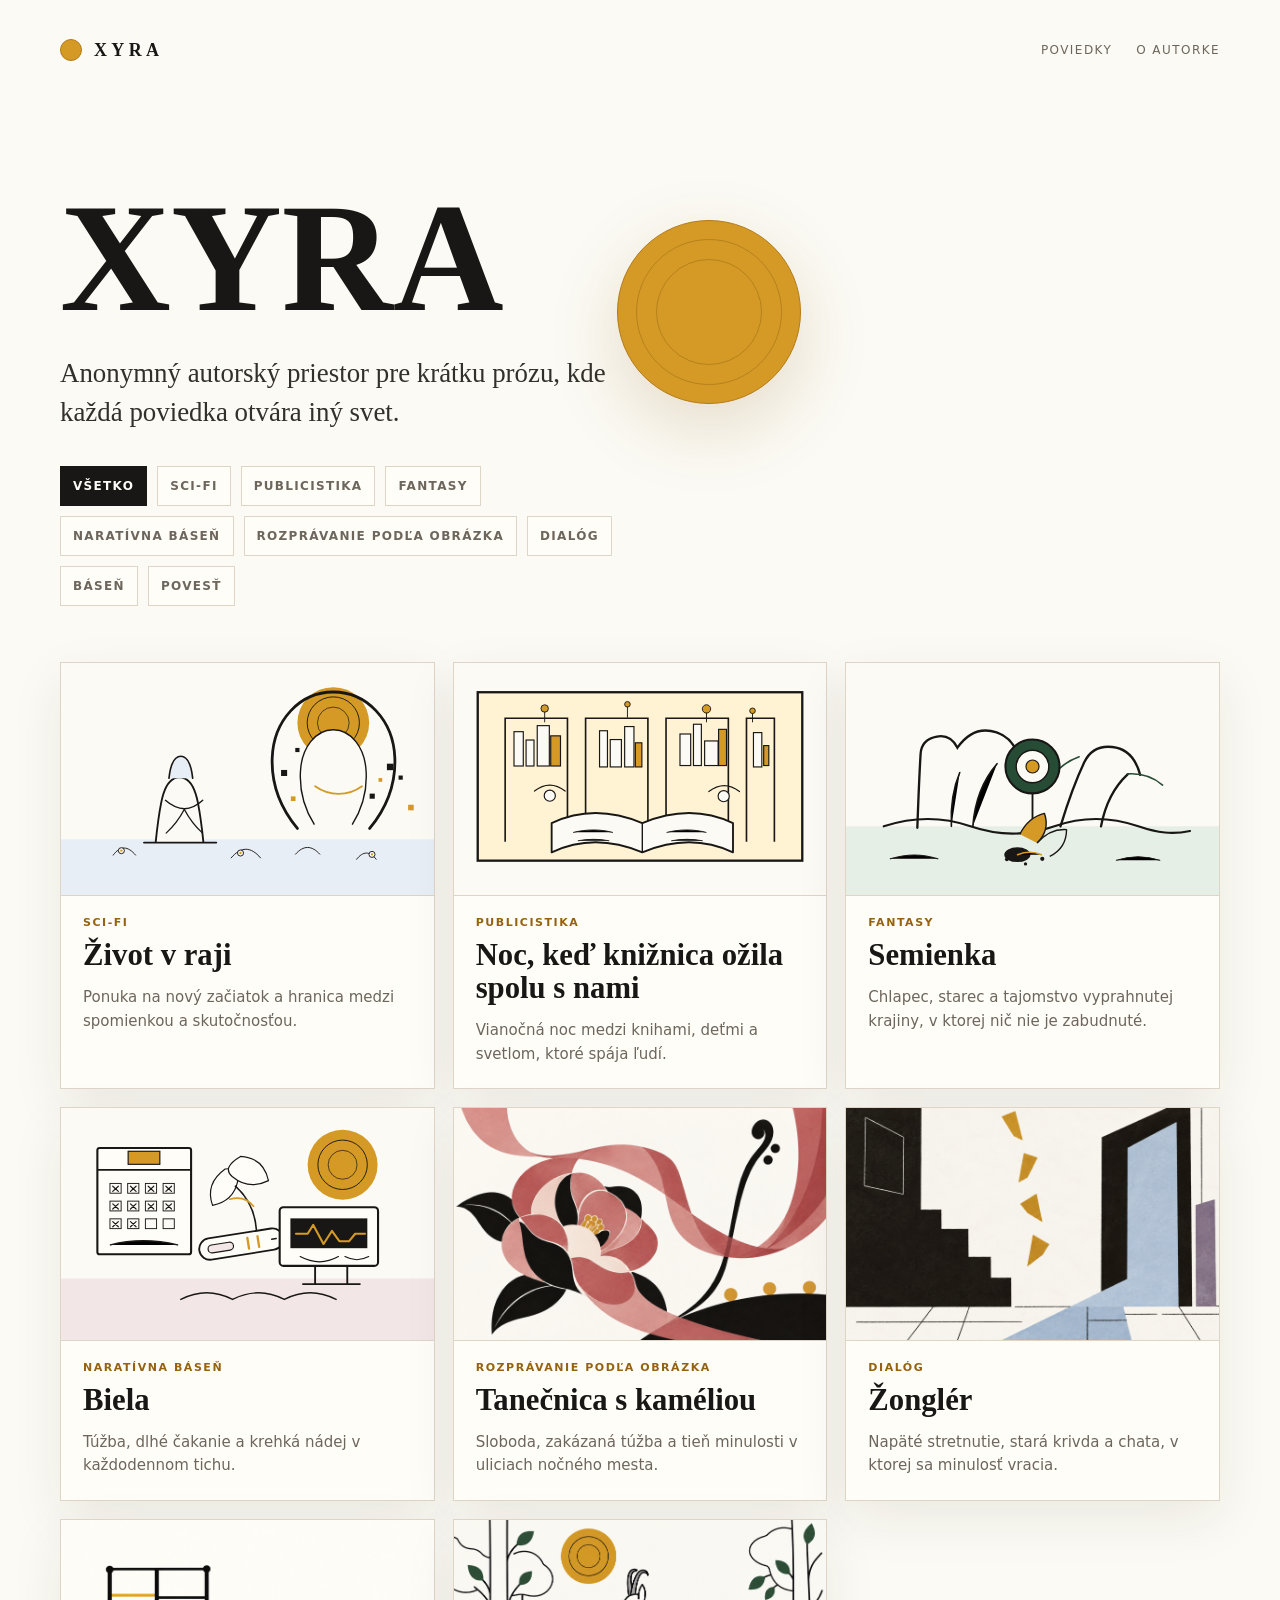
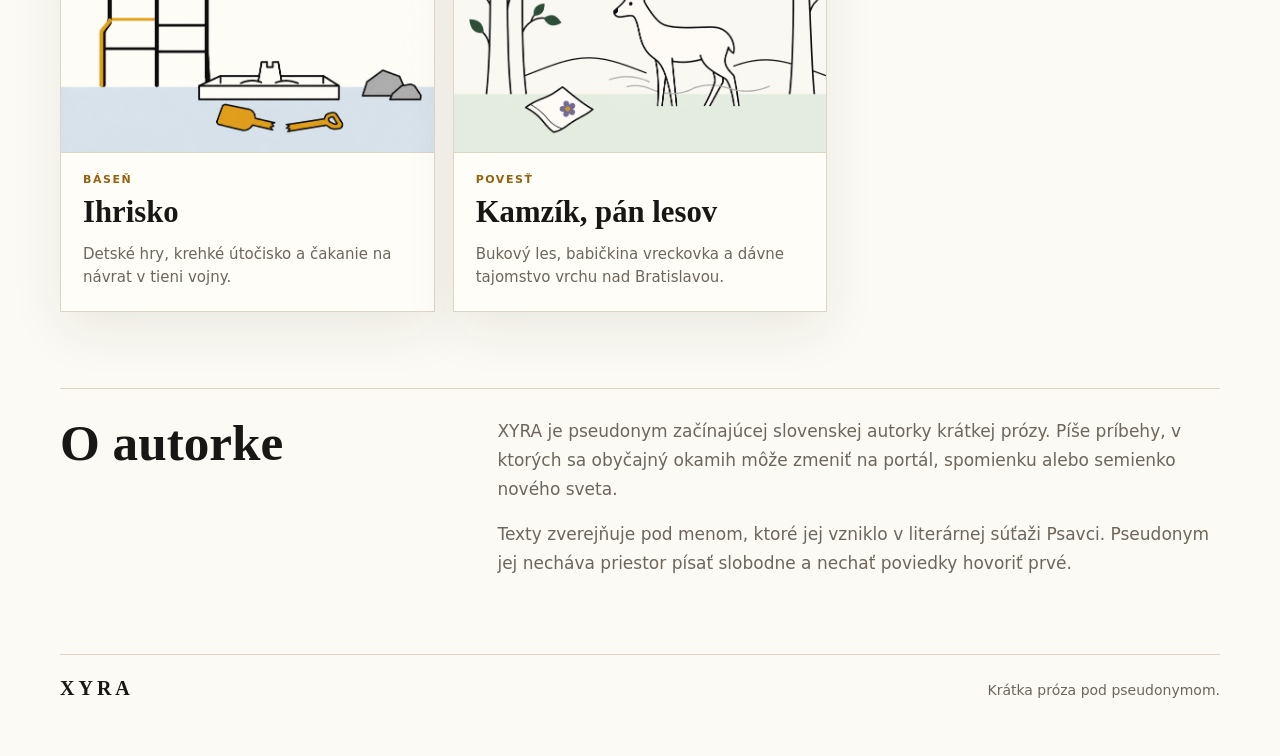
<file: index.html>
<!doctype html>
<html lang="sk">
<head>
  <meta charset="utf-8">
  <meta name="viewport" content="width=device-width, initial-scale=1">
  <title>XYRA | Poviedky slovenskej autorky</title>
  <meta name="description" content="Anonymný autorský priestor pre krátku prózu, kde každá poviedka otvára iný svet.">
  <link rel="canonical" href="https://www.xyra.sk/">
  <meta property="og:locale" content="sk_SK">
  <meta property="og:site_name" content="XYRA">
  <meta property="og:title" content="XYRA | Poviedky slovenskej autorky">
  <meta property="og:description" content="Anonymný autorský priestor pre krátku prózu, kde každá poviedka otvára iný svet.">
  <meta property="og:type" content="website">
  <meta property="og:url" content="https://www.xyra.sk/">
  <meta property="og:image" content="https://www.xyra.sk/assets/illustrations/xyra-og.png">
  <link rel="icon" href="/favicon.svg" type="image/svg+xml">
  <link rel="icon" href="/favicon.ico" sizes="any">
  <link rel="alternate" type="application/rss+xml" title="XYRA RSS" href="/rss.xml">
  <link rel="stylesheet" href="/styles/site.css">
  <script type="application/ld+json">{"@context":"https://schema.org","@type":"WebSite","name":"XYRA","url":"https://www.xyra.sk","inLanguage":"sk"}</script>
</head>
<body>
  <a class="skip-link" href="#main">Preskočiť na obsah</a>
  <header class="site-header">
    <nav class="site-nav" aria-label="Hlavná navigácia">
  <a class="brand" href="/"><span class="brand-dot" aria-hidden="true"></span><span>XYRA</span></a>
  <div class="nav-links">
    <a href="/#poviedky">Poviedky</a>
    <a href="/#o-autorke">O autorke</a>
  </div>
</nav>
  </header>
  <main id="main" class="page-shell">
  <section class="hero" aria-label="Úvod XYRA">
    <div class="hero-copy">
      <h1>XYRA</h1>
      <p>Anonymný autorský priestor pre krátku prózu, kde každá poviedka otvára iný svet.</p>
      <div class="filters" aria-label="Filtrovanie poviedok"><button class="filter-button is-active" type="button" data-filter="Všetko">Všetko</button><button class="filter-button" type="button" data-filter="Sci-fi">Sci-fi</button><button class="filter-button" type="button" data-filter="Publicistika">Publicistika</button><button class="filter-button" type="button" data-filter="Fantasy">Fantasy</button><button class="filter-button" type="button" data-filter="Naratívna báseň">Naratívna báseň</button><button class="filter-button" type="button" data-filter="Rozprávanie podľa obrázka">Rozprávanie podľa obrázka</button><button class="filter-button" type="button" data-filter="Dialóg">Dialóg</button><button class="filter-button" type="button" data-filter="Báseň">Báseň</button><button class="filter-button" type="button" data-filter="Povesť">Povesť</button></div>
    </div>
    <div class="hero-symbol" aria-hidden="true"></div>
  </section>
  <section id="poviedky" class="story-grid" aria-label="Poviedky">
    <article class="story-card" data-category="Sci-fi">
  <a class="story-card-link" href="/poviedky/zivot-v-raji/">
    <img class="story-card-art" src="/assets/illustrations/zivot-v-raji.svg" alt="" loading="lazy">
    <span class="story-kicker">Sci-fi</span>
    <h2>Život v raji</h2>
    <p>Ponuka na nový začiatok a hranica medzi spomienkou a skutočnosťou.</p>
  </a>
</article><article class="story-card" data-category="Publicistika">
  <a class="story-card-link" href="/poviedky/noc-ked-kniznica-ozila-spolu-s-nami/">
    <img class="story-card-art" src="/assets/illustrations/noc-ked-kniznica-ozila-spolu-s-nami.svg" alt="" loading="lazy">
    <span class="story-kicker">Publicistika</span>
    <h2>Noc, keď knižnica ožila spolu s nami</h2>
    <p>Vianočná noc medzi knihami, deťmi a svetlom, ktoré spája ľudí.</p>
  </a>
</article><article class="story-card" data-category="Fantasy">
  <a class="story-card-link" href="/poviedky/semienka/">
    <img class="story-card-art" src="/assets/illustrations/semienka.svg" alt="" loading="lazy">
    <span class="story-kicker">Fantasy</span>
    <h2>Semienka</h2>
    <p>Chlapec, starec a tajomstvo vyprahnutej krajiny, v ktorej nič nie je zabudnuté.</p>
  </a>
</article><article class="story-card" data-category="Naratívna báseň">
  <a class="story-card-link" href="/poviedky/biela/">
    <img class="story-card-art" src="/assets/illustrations/biela.svg" alt="" loading="lazy">
    <span class="story-kicker">Naratívna báseň</span>
    <h2>Biela</h2>
    <p>Túžba, dlhé čakanie a krehká nádej v každodennom tichu.</p>
  </a>
</article><article class="story-card" data-category="Rozprávanie podľa obrázka">
  <a class="story-card-link" href="/poviedky/tanecnica-s-kameliou/">
    <img class="story-card-art" src="/assets/illustrations/tanecnica-s-kameliou.png" alt="" loading="lazy">
    <span class="story-kicker">Rozprávanie podľa obrázka</span>
    <h2>Tanečnica s kaméliou</h2>
    <p>Sloboda, zakázaná túžba a tieň minulosti v uliciach nočného mesta.</p>
  </a>
</article><article class="story-card" data-category="Dialóg">
  <a class="story-card-link" href="/poviedky/zongler/">
    <img class="story-card-art" src="/assets/illustrations/zongler.png" alt="" loading="lazy">
    <span class="story-kicker">Dialóg</span>
    <h2>Žonglér</h2>
    <p>Napäté stretnutie, stará krivda a chata, v ktorej sa minulosť vracia.</p>
  </a>
</article><article class="story-card" data-category="Báseň">
  <a class="story-card-link" href="/poviedky/ihrisko/">
    <img class="story-card-art" src="/assets/illustrations/ihrisko.png" alt="" loading="lazy">
    <span class="story-kicker">Báseň</span>
    <h2>Ihrisko</h2>
    <p>Detské hry, krehké útočisko a čakanie na návrat v tieni vojny.</p>
  </a>
</article><article class="story-card" data-category="Povesť">
  <a class="story-card-link" href="/poviedky/kamzik-pan-lesov/">
    <img class="story-card-art" src="/assets/illustrations/kamzik-pan-lesov.png" alt="" loading="lazy">
    <span class="story-kicker">Povesť</span>
    <h2>Kamzík, pán lesov</h2>
    <p>Bukový les, babičkina vreckovka a dávne tajomstvo vrchu nad Bratislavou.</p>
  </a>
</article>
  </section>
  <section id="o-autorke" class="about-section" aria-labelledby="about-title">
    <h2 id="about-title">O autorke</h2>
    <div class="about-copy"><p>XYRA je pseudonym začínajúcej slovenskej autorky krátkej prózy. Píše príbehy, v ktorých sa obyčajný okamih môže zmeniť na portál, spomienku alebo semienko nového sveta.</p>
<p>Texty zverejňuje pod menom, ktoré jej vzniklo v literárnej súťaži Psavci. Pseudonym jej necháva priestor písať slobodne a nechať poviedky hovoriť prvé.</p>
</div>
  </section>
  <footer class="site-footer">
  <div class="footer-brand">XYRA</div>
  <p>Krátka próza pod pseudonymom.</p>
</footer>
</main>
  <script src="/scripts/filters.js" defer></script>
</body>
</html>
</file>
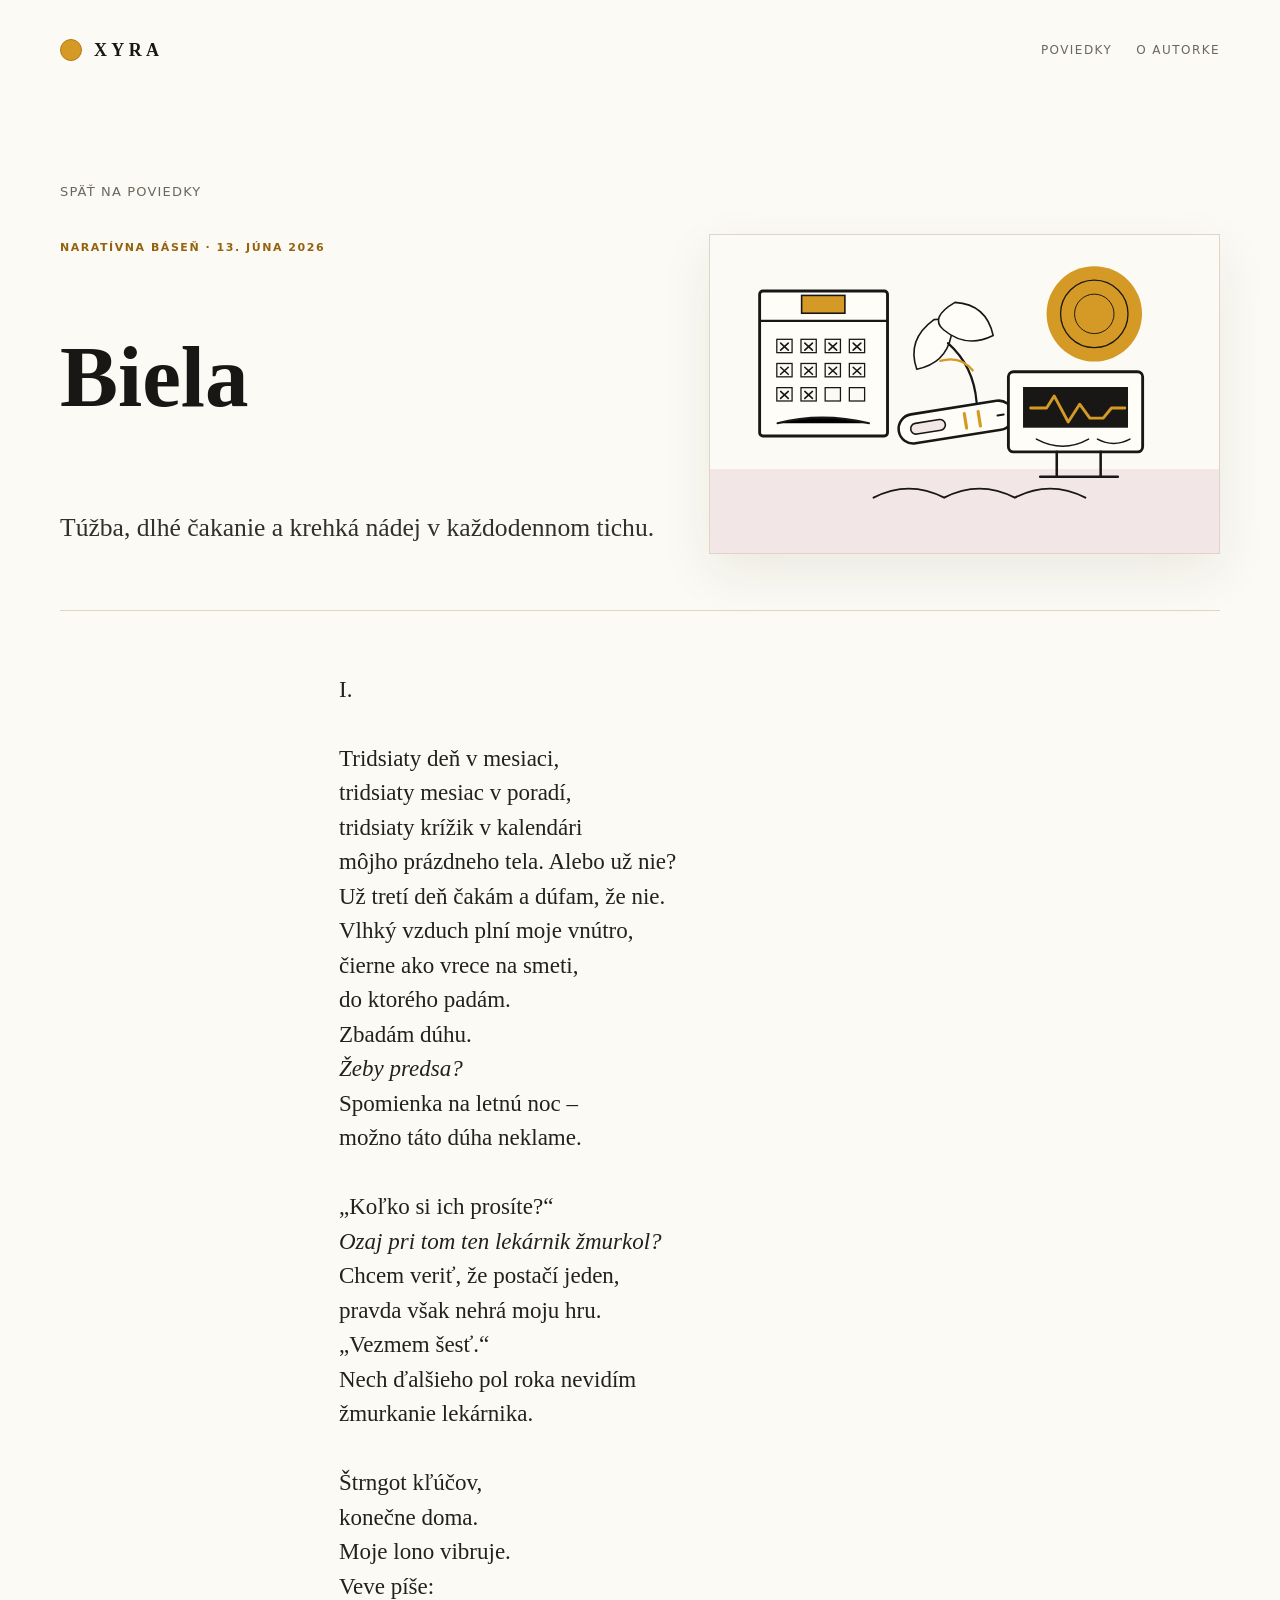
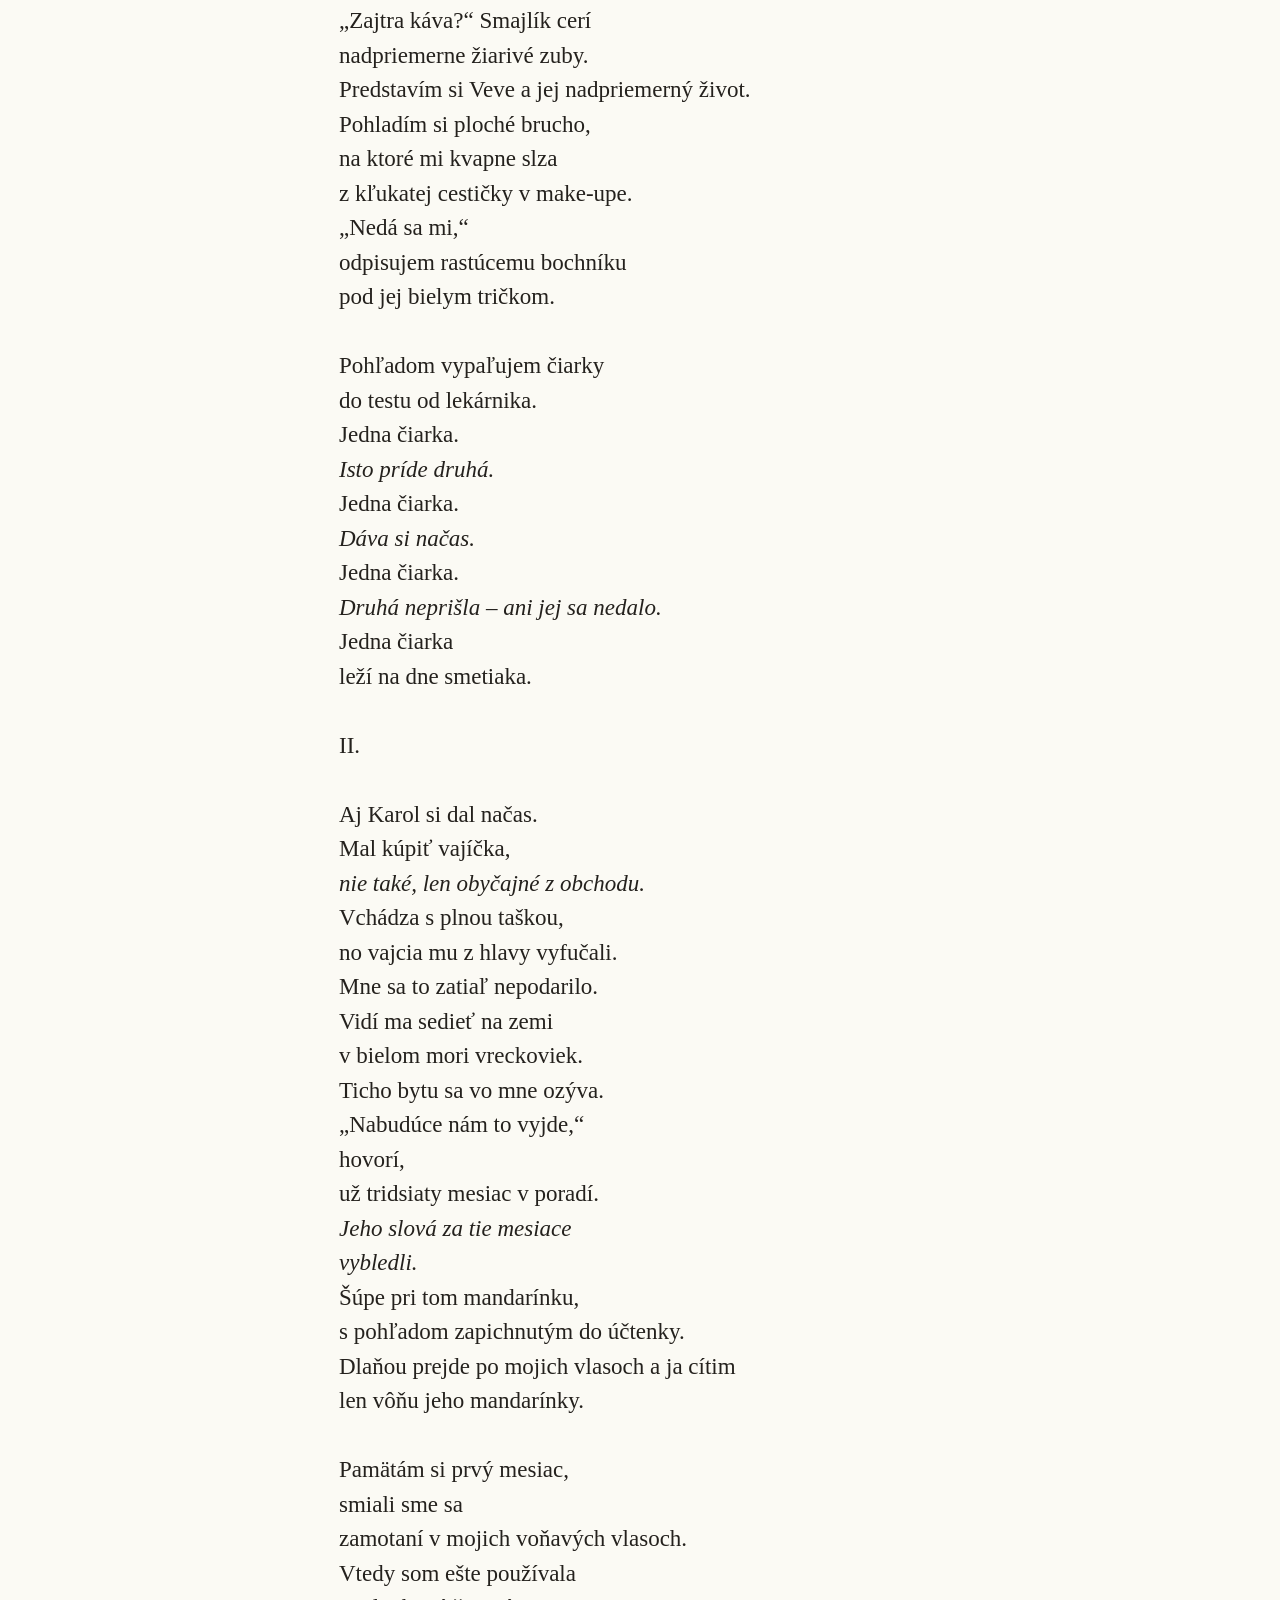
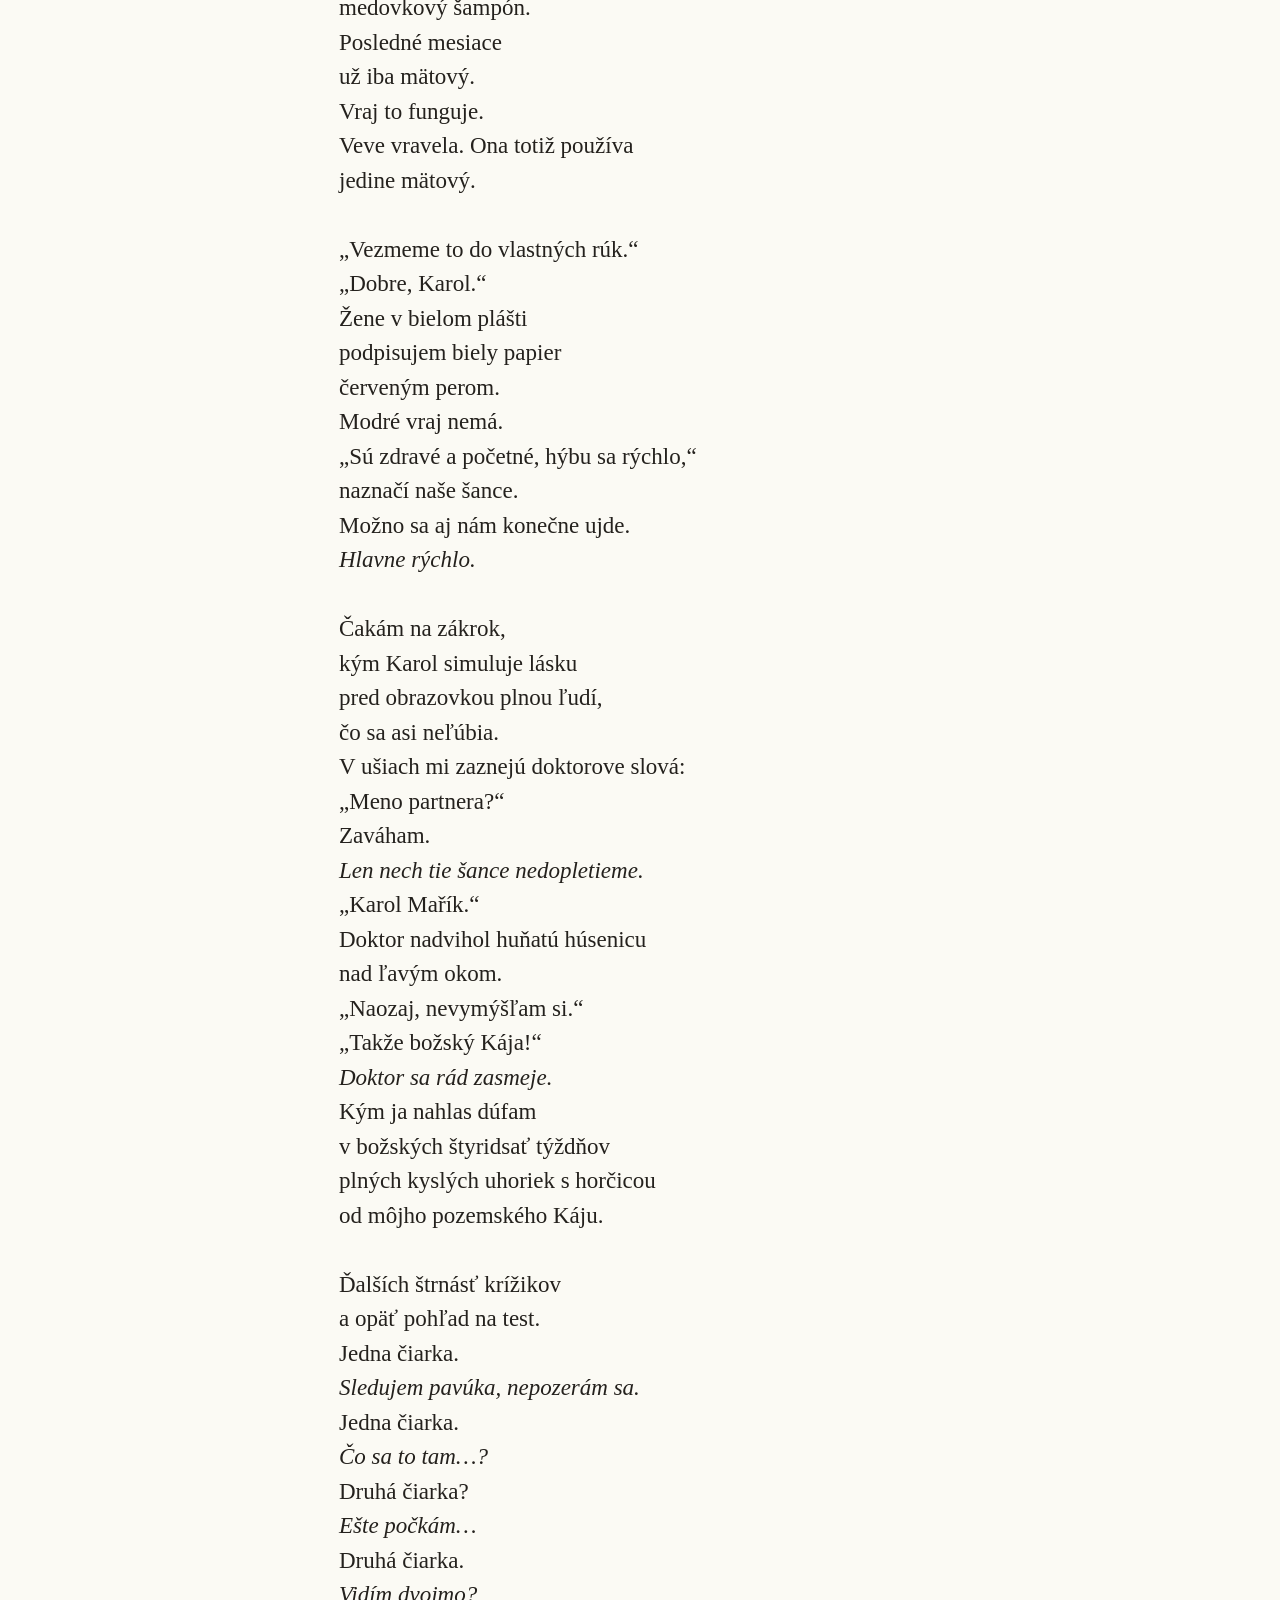
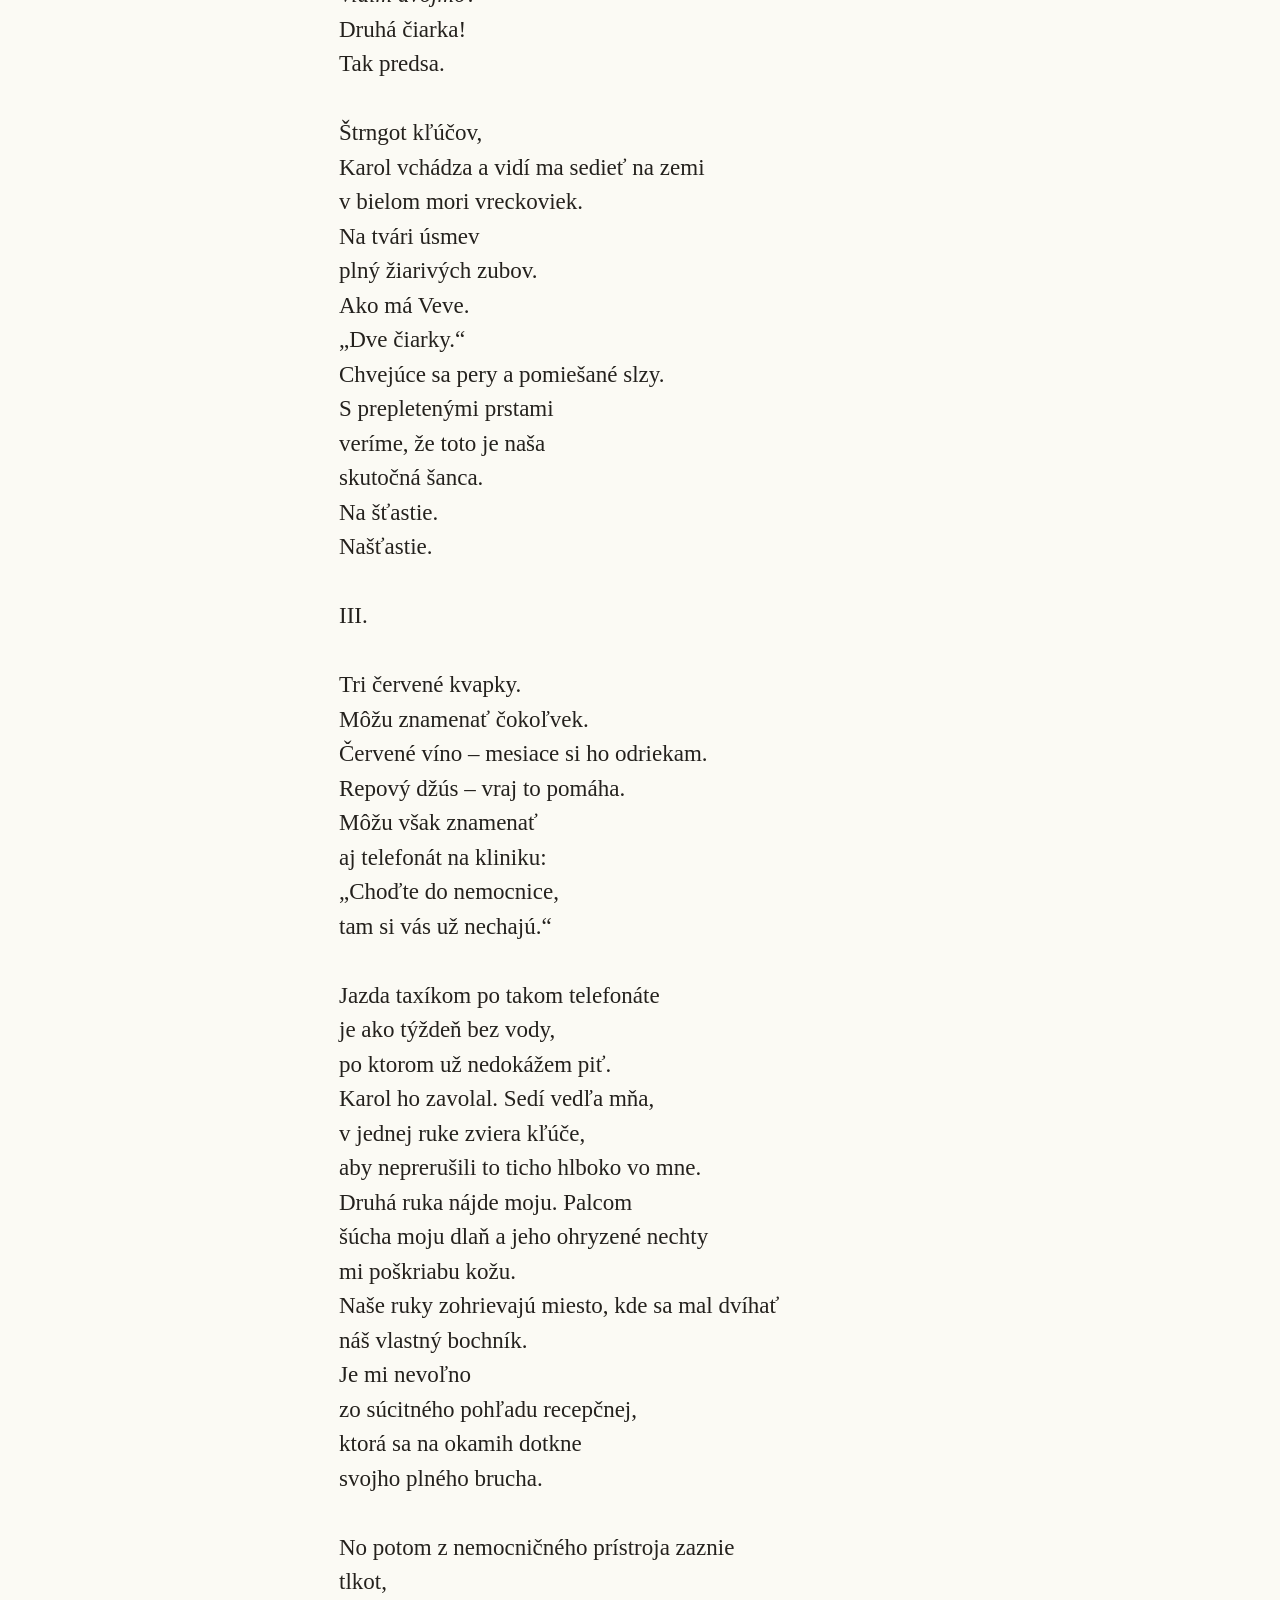
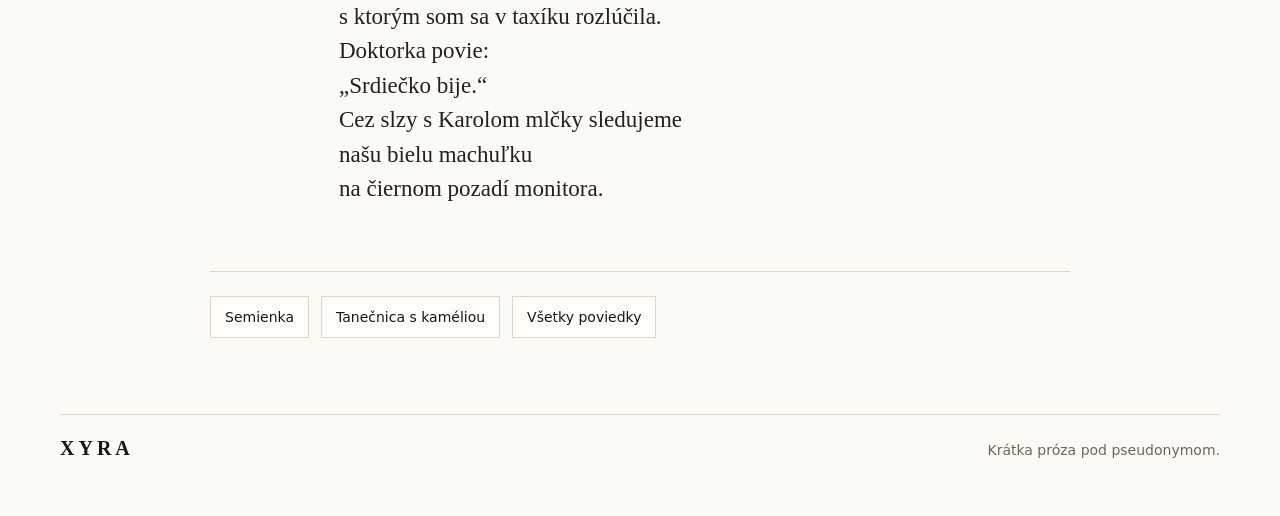
<file: poviedky/biela/index.html>
<!doctype html>
<html lang="sk">
<head>
  <meta charset="utf-8">
  <meta name="viewport" content="width=device-width, initial-scale=1">
  <title>Biela | XYRA</title>
  <meta name="description" content="Naratívna báseň Biela o túžbe po dieťati, opakovaných testoch, klinike a záblesku nádeje.">
  <link rel="canonical" href="https://www.xyra.sk/poviedky/biela/">
  <meta property="og:locale" content="sk_SK">
  <meta property="og:site_name" content="XYRA">
  <meta property="og:title" content="Biela | XYRA">
  <meta property="og:description" content="Naratívna báseň Biela o túžbe po dieťati, opakovaných testoch, klinike a záblesku nádeje.">
  <meta property="og:type" content="article">
  <meta property="og:url" content="https://www.xyra.sk/poviedky/biela/">
  <meta property="og:image" content="https://www.xyra.sk/assets/illustrations/biela.svg">
  <link rel="icon" href="/favicon.svg" type="image/svg+xml">
  <link rel="icon" href="/favicon.ico" sizes="any">
  <link rel="alternate" type="application/rss+xml" title="XYRA RSS" href="/rss.xml">
  <link rel="stylesheet" href="/styles/site.css">
  <script type="application/ld+json">{"@context":"https://schema.org","@type":"ShortStory","name":"Biela","description":"Naratívna báseň Biela o túžbe po dieťati, opakovaných testoch, klinike a záblesku nádeje.","url":"https://www.xyra.sk/poviedky/biela/","author":{"@type":"Person","name":"XYRA"},"inLanguage":"sk","datePublished":"2026-06-13","genre":"Naratívna báseň","image":"https://www.xyra.sk/assets/illustrations/biela.svg"}</script>
</head>
<body>
  <a class="skip-link" href="#main">Preskočiť na obsah</a>
  <header class="site-header">
    <nav class="site-nav" aria-label="Hlavná navigácia">
  <a class="brand" href="/"><span class="brand-dot" aria-hidden="true"></span><span>XYRA</span></a>
  <div class="nav-links">
    <a href="/#poviedky">Poviedky</a>
    <a href="/#o-autorke">O autorke</a>
  </div>
</nav>
  </header>
  <main id="main" class="page-shell story-page story-narativna-basen">
  <a class="back-link" href="/#poviedky">Späť na poviedky</a>
  <header class="story-header">
    <p class="story-kicker">Naratívna báseň · 13. júna 2026</p>
    <h1>Biela</h1>
    <p>Túžba, dlhé čakanie a krehká nádej v každodennom tichu.</p>
    <img class="story-hero-image" src="/assets/illustrations/biela.svg" alt="Literárna kresba kalendára, tehotenského testu a nemocničného monitora s horčicovým akcentom." fetchpriority="high">
  </header>
  <article class="story-text story-text-verse">
    <p class="story-section">I.</p>
<div class="story-stanza">
<p class="story-line">Tridsiaty deň v mesiaci,</p>
<p class="story-line">tridsiaty mesiac v poradí,</p>
<p class="story-line">tridsiaty krížik v kalendári</p>
<p class="story-line">môjho prázdneho tela. Alebo už nie?</p>
<p class="story-line">Už tretí deň čakám a dúfam, že nie.</p>
<p class="story-line">Vlhký vzduch plní moje vnútro,</p>
<p class="story-line">čierne ako vrece na smeti,</p>
<p class="story-line">do ktorého padám.</p>
<p class="story-line">Zbadám dúhu.</p>
<p class="story-line"><em>Žeby predsa?</em></p>
<p class="story-line">Spomienka na letnú noc –</p>
<p class="story-line">možno táto dúha neklame.</p>
</div>
<div class="story-stanza">
<p class="story-line">„Koľko si ich prosíte?“</p>
<p class="story-line"><em>Ozaj pri tom ten lekárnik žmurkol?</em></p>
<p class="story-line">Chcem veriť, že postačí jeden,</p>
<p class="story-line">pravda však nehrá moju hru.</p>
<p class="story-line">„Vezmem šesť.“</p>
<p class="story-line">Nech ďalšieho pol roka nevidím</p>
<p class="story-line">žmurkanie lekárnika.</p>
</div>
<div class="story-stanza">
<p class="story-line">Štrngot kľúčov,</p>
<p class="story-line">konečne doma.</p>
<p class="story-line">Moje lono vibruje.</p>
<p class="story-line">Veve píše:</p>
<p class="story-line">„Zajtra káva?“ Smajlík cerí</p>
<p class="story-line">nadpriemerne žiarivé zuby.</p>
<p class="story-line">Predstavím si Veve a jej nadpriemerný život.</p>
<p class="story-line">Pohladím si ploché brucho,</p>
<p class="story-line">na ktoré mi kvapne slza</p>
<p class="story-line">z kľukatej cestičky v make-upe.</p>
<p class="story-line">„Nedá sa mi,“</p>
<p class="story-line">odpisujem rastúcemu bochníku</p>
<p class="story-line">pod jej bielym tričkom.</p>
</div>
<div class="story-stanza">
<p class="story-line">Pohľadom vypaľujem čiarky</p>
<p class="story-line">do testu od lekárnika.</p>
<p class="story-line">Jedna čiarka.</p>
<p class="story-line"><em>Isto príde druhá.</em></p>
<p class="story-line">Jedna čiarka.</p>
<p class="story-line"><em>Dáva si načas.</em></p>
<p class="story-line">Jedna čiarka.</p>
<p class="story-line"><em>Druhá neprišla – ani jej sa nedalo.</em></p>
<p class="story-line">Jedna čiarka</p>
<p class="story-line">leží na dne smetiaka.</p>
</div>
<p class="story-section">II.</p>
<div class="story-stanza">
<p class="story-line">Aj Karol si dal načas.</p>
<p class="story-line">Mal kúpiť vajíčka,</p>
<p class="story-line"><em>nie také, len obyčajné z obchodu.</em></p>
<p class="story-line">Vchádza s plnou taškou,</p>
<p class="story-line">no vajcia mu z hlavy vyfučali.</p>
<p class="story-line">Mne sa to zatiaľ nepodarilo.</p>
<p class="story-line">Vidí ma sedieť na zemi</p>
<p class="story-line">v bielom mori vreckoviek.</p>
<p class="story-line">Ticho bytu sa vo mne ozýva.</p>
<p class="story-line">„Nabudúce nám to vyjde,“</p>
<p class="story-line">hovorí,</p>
<p class="story-line">už tridsiaty mesiac v poradí.</p>
<p class="story-line"><em>Jeho slová za tie mesiace</em></p>
<p class="story-line"><em>vybledli.</em></p>
<p class="story-line">Šúpe pri tom mandarínku,</p>
<p class="story-line">s pohľadom zapichnutým do účtenky.</p>
<p class="story-line">Dlaňou prejde po mojich vlasoch a ja cítim</p>
<p class="story-line">len vôňu jeho mandarínky.</p>
</div>
<div class="story-stanza">
<p class="story-line">Pamätám si prvý mesiac,</p>
<p class="story-line">smiali sme sa</p>
<p class="story-line">zamotaní v mojich voňavých vlasoch.</p>
<p class="story-line">Vtedy som ešte používala</p>
<p class="story-line">medovkový šampón.</p>
<p class="story-line">Posledné mesiace</p>
<p class="story-line">už iba mätový.</p>
<p class="story-line">Vraj to funguje.</p>
<p class="story-line">Veve vravela. Ona totiž používa</p>
<p class="story-line">jedine mätový.</p>
</div>
<div class="story-stanza">
<p class="story-line">„Vezmeme to do vlastných rúk.“</p>
<p class="story-line">„Dobre, Karol.“</p>
<p class="story-line">Žene v bielom plášti</p>
<p class="story-line">podpisujem biely papier</p>
<p class="story-line">červeným perom.</p>
<p class="story-line">Modré vraj nemá.</p>
<p class="story-line">„Sú zdravé a početné, hýbu sa rýchlo,“</p>
<p class="story-line">naznačí naše šance.</p>
<p class="story-line">Možno sa aj nám konečne ujde.</p>
<p class="story-line"><em>Hlavne rýchlo.</em></p>
</div>
<div class="story-stanza">
<p class="story-line">Čakám na zákrok,</p>
<p class="story-line">kým Karol simuluje lásku</p>
<p class="story-line">pred obrazovkou plnou ľudí,</p>
<p class="story-line">čo sa asi neľúbia.</p>
<p class="story-line">V ušiach mi zaznejú doktorove slová:</p>
<p class="story-line">„Meno partnera?“</p>
<p class="story-line">Zaváham.</p>
<p class="story-line"><em>Len nech tie šance nedopletieme.</em></p>
<p class="story-line">„Karol Mařík.“</p>
<p class="story-line">Doktor nadvihol huňatú húsenicu</p>
<p class="story-line">nad ľavým okom.</p>
<p class="story-line">„Naozaj, nevymýšľam si.“</p>
<p class="story-line">„Takže božský Kája!“</p>
<p class="story-line"><em>Doktor sa rád zasmeje.</em></p>
<p class="story-line">Kým ja nahlas dúfam</p>
<p class="story-line">v božských štyridsať týždňov</p>
<p class="story-line">plných kyslých uhoriek s horčicou</p>
<p class="story-line">od môjho pozemského Káju.</p>
</div>
<div class="story-stanza">
<p class="story-line">Ďalších štrnásť krížikov</p>
<p class="story-line">a opäť pohľad na test.</p>
<p class="story-line">Jedna čiarka.</p>
<p class="story-line"><em>Sledujem pavúka, nepozerám sa.</em></p>
<p class="story-line">Jedna čiarka.</p>
<p class="story-line"><em>Čo sa to tam…?</em></p>
<p class="story-line">Druhá čiarka?</p>
<p class="story-line"><em>Ešte počkám…</em></p>
<p class="story-line">Druhá čiarka.</p>
<p class="story-line"><em>Vidím dvojmo?</em></p>
<p class="story-line">Druhá čiarka!</p>
<p class="story-line">Tak predsa.</p>
</div>
<div class="story-stanza">
<p class="story-line">Štrngot kľúčov,</p>
<p class="story-line">Karol vchádza a vidí ma sedieť na zemi</p>
<p class="story-line">v bielom mori vreckoviek.</p>
<p class="story-line">Na tvári úsmev</p>
<p class="story-line">plný žiarivých zubov.</p>
<p class="story-line">Ako má Veve.</p>
<p class="story-line">„Dve čiarky.“</p>
<p class="story-line">Chvejúce sa pery a pomiešané slzy.</p>
<p class="story-line">S prepletenými prstami</p>
<p class="story-line">veríme, že toto je naša</p>
<p class="story-line">skutočná šanca.</p>
<p class="story-line">Na šťastie.</p>
<p class="story-line">Našťastie.</p>
</div>
<p class="story-section">III.</p>
<div class="story-stanza">
<p class="story-line">Tri červené kvapky.</p>
<p class="story-line">Môžu znamenať čokoľvek.</p>
<p class="story-line">Červené víno – mesiace si ho odriekam.</p>
<p class="story-line">Repový džús – vraj to pomáha.</p>
<p class="story-line">Môžu však znamenať</p>
<p class="story-line">aj telefonát na kliniku:</p>
<p class="story-line">„Choďte do nemocnice,</p>
<p class="story-line">tam si vás už nechajú.“</p>
</div>
<div class="story-stanza">
<p class="story-line">Jazda taxíkom po takom telefonáte</p>
<p class="story-line">je ako týždeň bez vody,</p>
<p class="story-line">po ktorom už nedokážem piť.</p>
<p class="story-line">Karol ho zavolal. Sedí vedľa mňa,</p>
<p class="story-line">v jednej ruke zviera kľúče,</p>
<p class="story-line">aby neprerušili to ticho hlboko vo mne.</p>
<p class="story-line">Druhá ruka nájde moju. Palcom</p>
<p class="story-line">šúcha moju dlaň a jeho ohryzené nechty</p>
<p class="story-line">mi poškriabu kožu.</p>
<p class="story-line">Naše ruky zohrievajú miesto, kde sa mal dvíhať</p>
<p class="story-line">náš vlastný bochník.</p>
<p class="story-line">Je mi nevoľno</p>
<p class="story-line">zo súcitného pohľadu recepčnej,</p>
<p class="story-line">ktorá sa na okamih dotkne</p>
<p class="story-line">svojho plného brucha.</p>
</div>
<div class="story-stanza">
<p class="story-line">No potom z nemocničného prístroja zaznie</p>
<p class="story-line">tlkot,</p>
<p class="story-line">s ktorým som sa v taxíku rozlúčila.</p>
<p class="story-line">Doktorka povie:</p>
<p class="story-line">„Srdiečko bije.“</p>
<p class="story-line">Cez slzy s Karolom mlčky sledujeme</p>
<p class="story-line">našu bielu machuľku</p>
<p class="story-line">na čiernom pozadí monitora.</p>
</div>
  </article>
  <nav class="story-pagination" aria-label="Ďalšie poviedky">
    <a href="/poviedky/semienka/">Semienka</a><a href="/poviedky/tanecnica-s-kameliou/">Tanečnica s kaméliou</a>
    <a href="/#poviedky">Všetky poviedky</a>
  </nav>
  <footer class="site-footer">
  <div class="footer-brand">XYRA</div>
  <p>Krátka próza pod pseudonymom.</p>
</footer>
</main>
  <script src="/scripts/filters.js" defer></script>
</body>
</html>
</file>
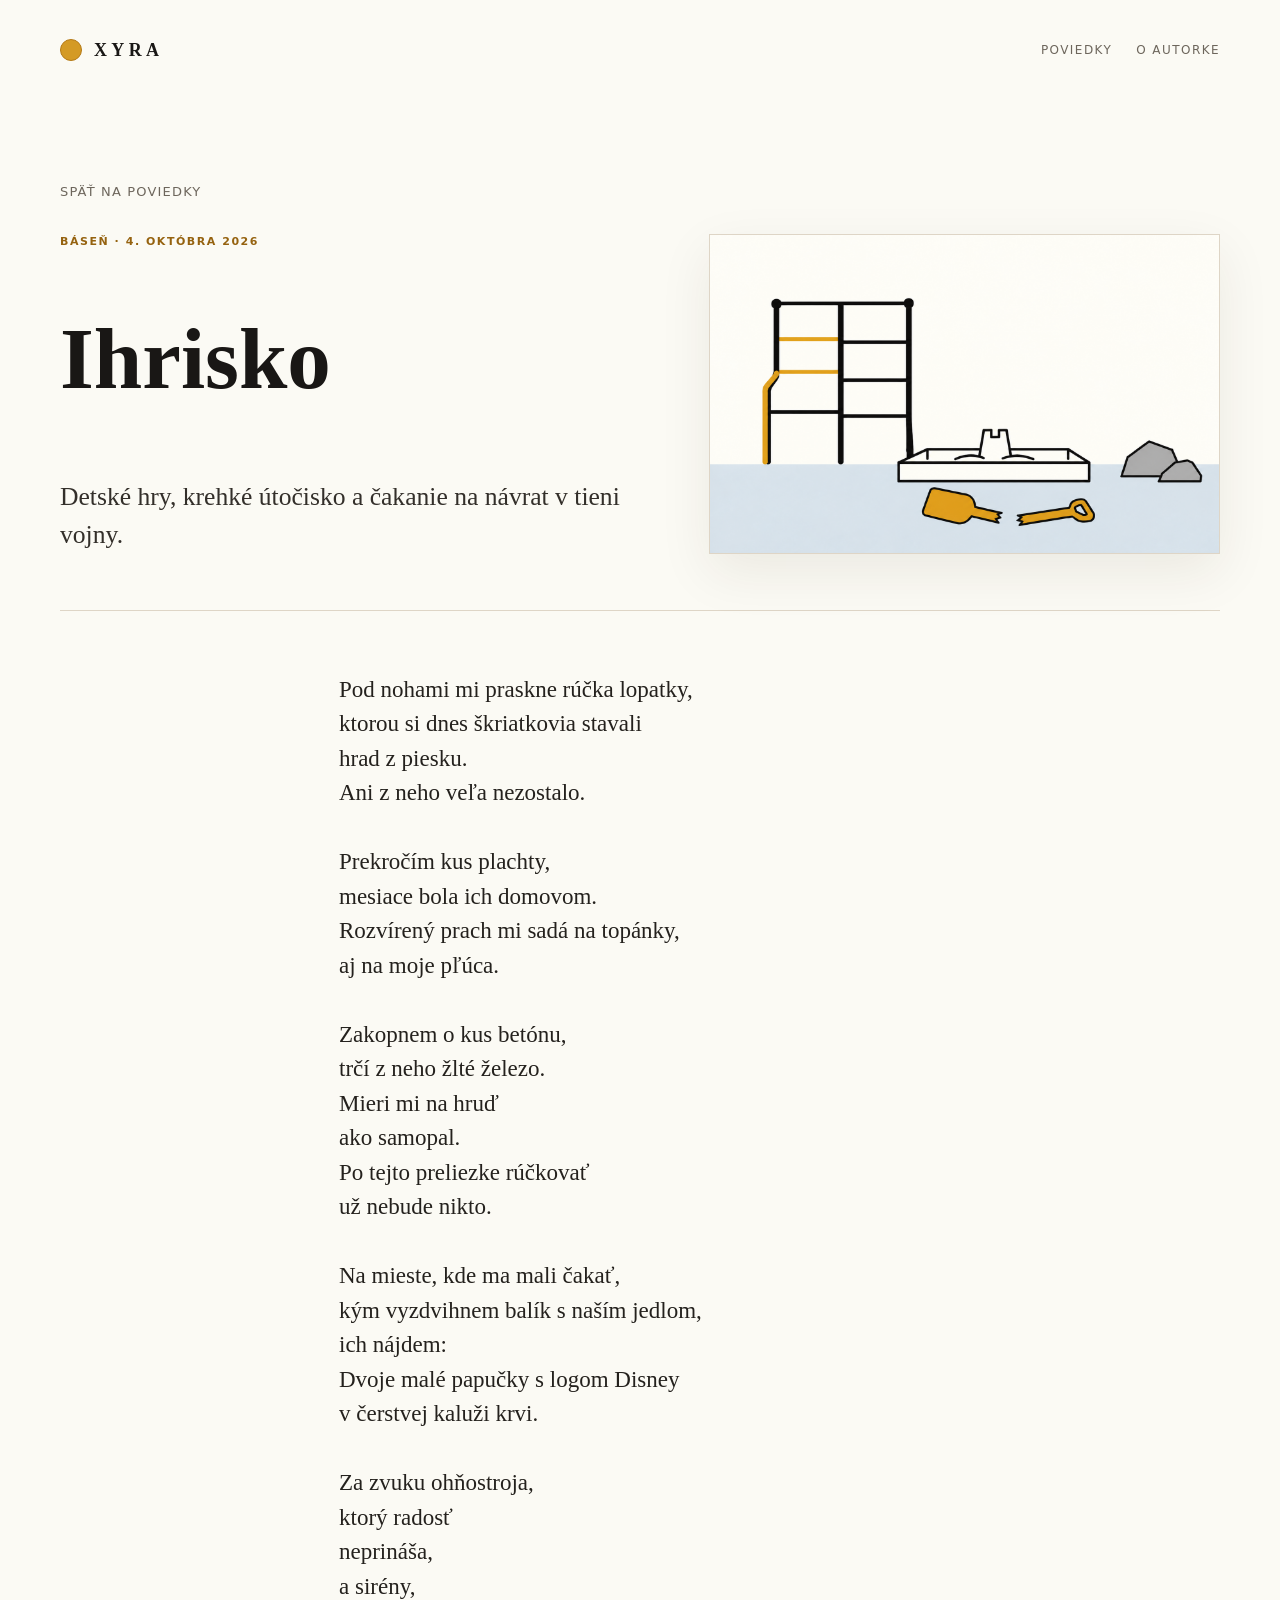
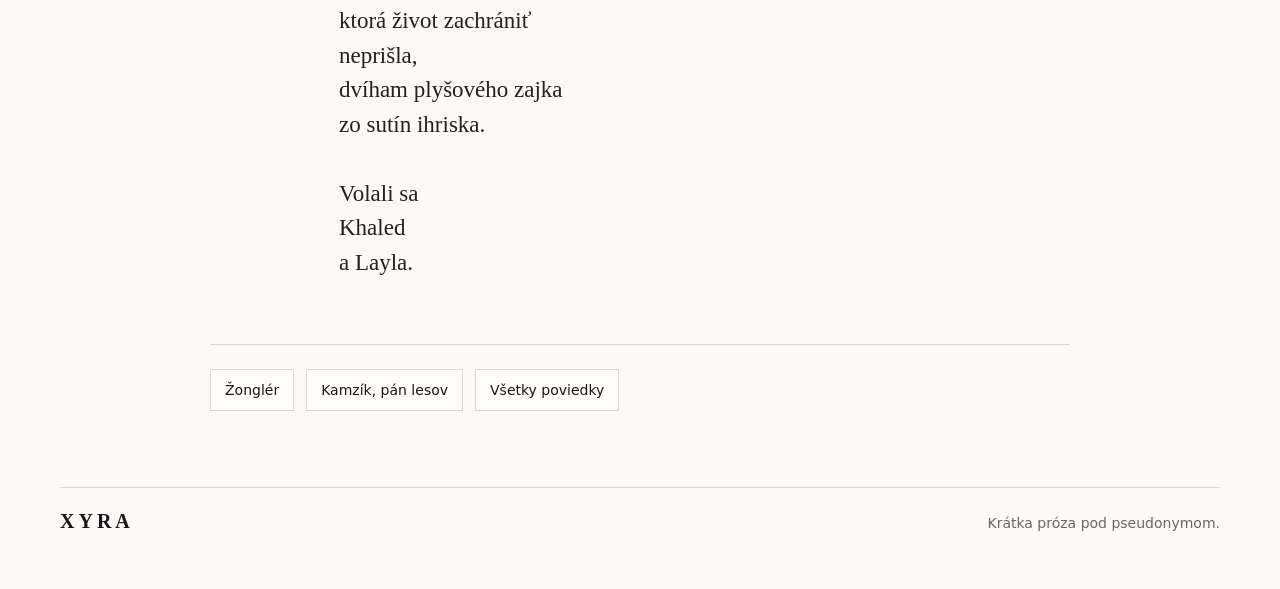
<file: poviedky/ihrisko/index.html>
<!doctype html>
<html lang="sk">
<head>
  <meta charset="utf-8">
  <meta name="viewport" content="width=device-width, initial-scale=1">
  <title>Ihrisko | XYRA</title>
  <meta name="description" content="Báseň Ihrisko o detstve, vojne a strate na mieste, ktoré malo patriť hre.">
  <link rel="canonical" href="https://www.xyra.sk/poviedky/ihrisko/">
  <meta property="og:locale" content="sk_SK">
  <meta property="og:site_name" content="XYRA">
  <meta property="og:title" content="Ihrisko | XYRA">
  <meta property="og:description" content="Báseň Ihrisko o detstve, vojne a strate na mieste, ktoré malo patriť hre.">
  <meta property="og:type" content="article">
  <meta property="og:url" content="https://www.xyra.sk/poviedky/ihrisko/">
  <meta property="og:image" content="https://www.xyra.sk/assets/illustrations/ihrisko.png">
  <link rel="icon" href="/favicon.svg" type="image/svg+xml">
  <link rel="icon" href="/favicon.ico" sizes="any">
  <link rel="alternate" type="application/rss+xml" title="XYRA RSS" href="/rss.xml">
  <link rel="stylesheet" href="/styles/site.css">
  <script type="application/ld+json">{"@context":"https://schema.org","@type":"ShortStory","name":"Ihrisko","description":"Báseň Ihrisko o detstve, vojne a strate na mieste, ktoré malo patriť hre.","url":"https://www.xyra.sk/poviedky/ihrisko/","author":{"@type":"Person","name":"XYRA"},"inLanguage":"sk","datePublished":"2026-10-04","genre":"Báseň","image":"https://www.xyra.sk/assets/illustrations/ihrisko.png"}</script>
</head>
<body>
  <a class="skip-link" href="#main">Preskočiť na obsah</a>
  <header class="site-header">
    <nav class="site-nav" aria-label="Hlavná navigácia">
  <a class="brand" href="/"><span class="brand-dot" aria-hidden="true"></span><span>XYRA</span></a>
  <div class="nav-links">
    <a href="/#poviedky">Poviedky</a>
    <a href="/#o-autorke">O autorke</a>
  </div>
</nav>
  </header>
  <main id="main" class="page-shell story-page story-basen">
  <a class="back-link" href="/#poviedky">Späť na poviedky</a>
  <header class="story-header">
    <p class="story-kicker">Báseň · 4. októbra 2026</p>
    <h1>Ihrisko</h1>
    <p>Detské hry, krehké útočisko a čakanie na návrat v tieni vojny.</p>
    <img class="story-hero-image" src="/assets/illustrations/ihrisko.png" alt="Literárna ilustrácia prázdnej preliezky, hradu z piesku a zlomenej lopatky s horčicovými akcentmi na krémovom pozadí." fetchpriority="high">
  </header>
  <article class="story-text story-text-verse">
    <div class="story-stanza">
<p class="story-line">Pod nohami mi praskne rúčka lopatky,</p>
<p class="story-line">ktorou si dnes škriatkovia stavali</p>
<p class="story-line">hrad z piesku.</p>
<p class="story-line">Ani z neho veľa nezostalo.</p>
</div>
<div class="story-stanza">
<p class="story-line">Prekročím kus plachty,</p>
<p class="story-line">mesiace bola ich domovom.</p>
<p class="story-line">Rozvírený prach mi sadá na topánky,</p>
<p class="story-line">aj na moje pľúca.</p>
</div>
<div class="story-stanza">
<p class="story-line">Zakopnem o kus betónu,</p>
<p class="story-line">trčí z neho žlté železo.</p>
<p class="story-line">Mieri mi na hruď</p>
<p class="story-line">ako samopal.</p>
<p class="story-line">Po tejto preliezke rúčkovať</p>
<p class="story-line">už nebude nikto.</p>
</div>
<div class="story-stanza">
<p class="story-line">Na mieste, kde ma mali čakať,</p>
<p class="story-line">kým vyzdvihnem balík s naším jedlom,</p>
<p class="story-line">ich nájdem:</p>
<p class="story-line">Dvoje malé papučky s logom Disney</p>
<p class="story-line">v čerstvej kaluži krvi.</p>
</div>
<div class="story-stanza">
<p class="story-line">Za zvuku ohňostroja,</p>
<p class="story-line">ktorý radosť</p>
<p class="story-line">neprináša,</p>
<p class="story-line">a sirény,</p>
<p class="story-line">ktorá život zachrániť</p>
<p class="story-line">neprišla,</p>
<p class="story-line">dvíham plyšového zajka</p>
<p class="story-line">zo sutín ihriska.</p>
</div>
<div class="story-stanza">
<p class="story-line">Volali sa</p>
<p class="story-line">Khaled</p>
<p class="story-line">a Layla.</p>
</div>
  </article>
  <nav class="story-pagination" aria-label="Ďalšie poviedky">
    <a href="/poviedky/zongler/">Žonglér</a><a href="/poviedky/kamzik-pan-lesov/">Kamzík, pán lesov</a>
    <a href="/#poviedky">Všetky poviedky</a>
  </nav>
  <footer class="site-footer">
  <div class="footer-brand">XYRA</div>
  <p>Krátka próza pod pseudonymom.</p>
</footer>
</main>
  <script src="/scripts/filters.js" defer></script>
</body>
</html>
</file>
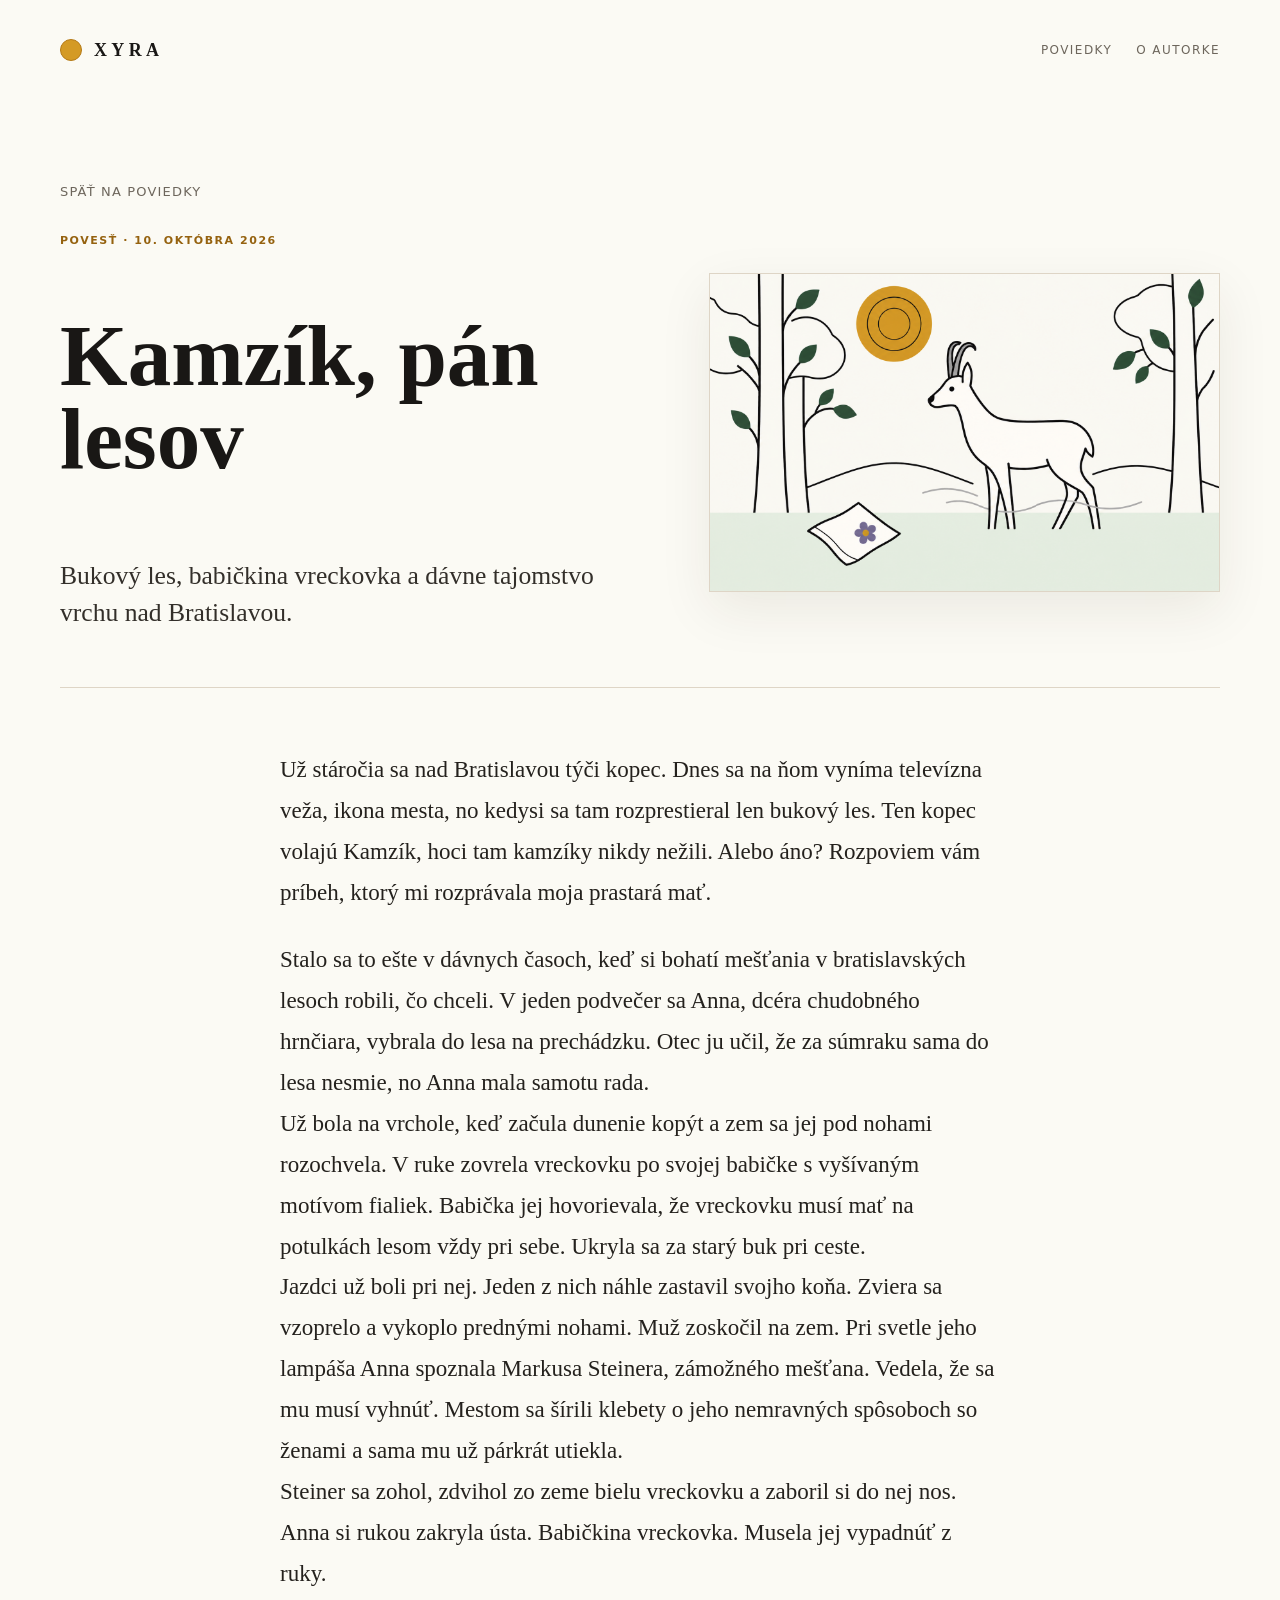
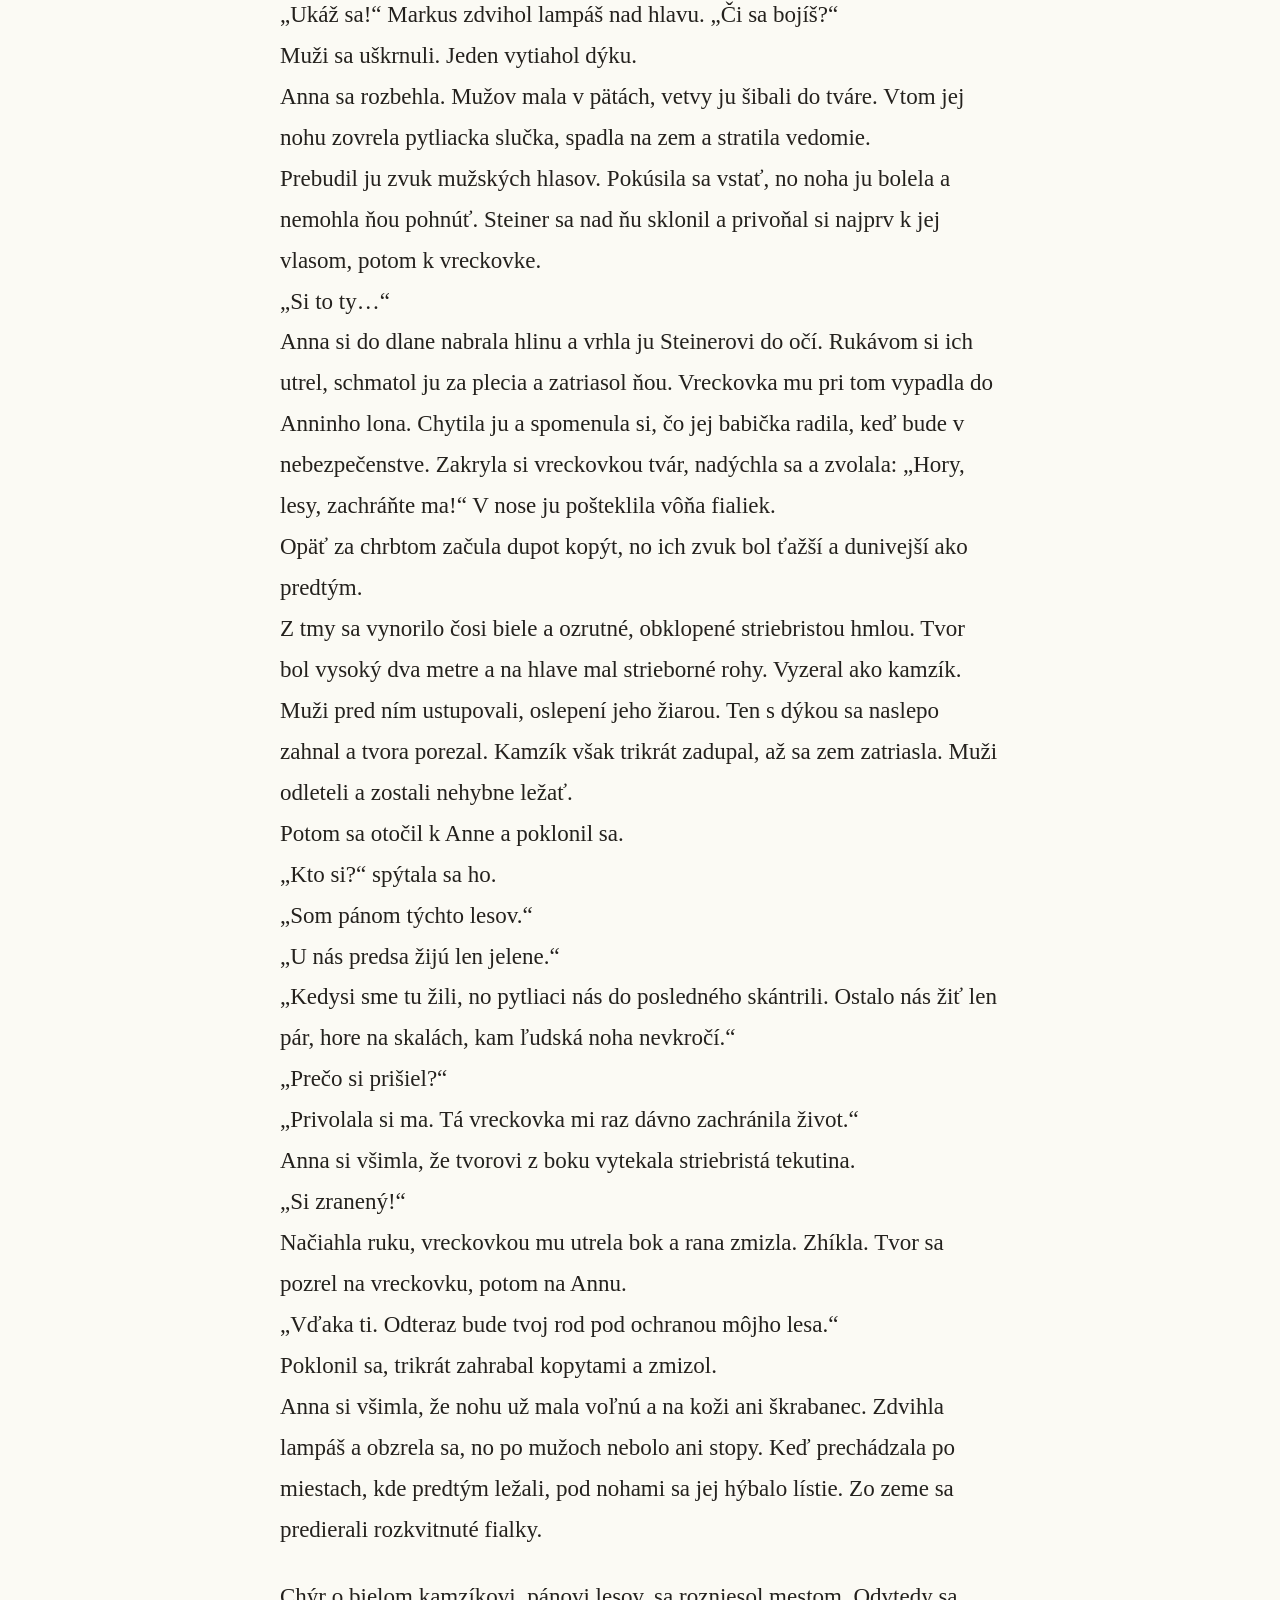
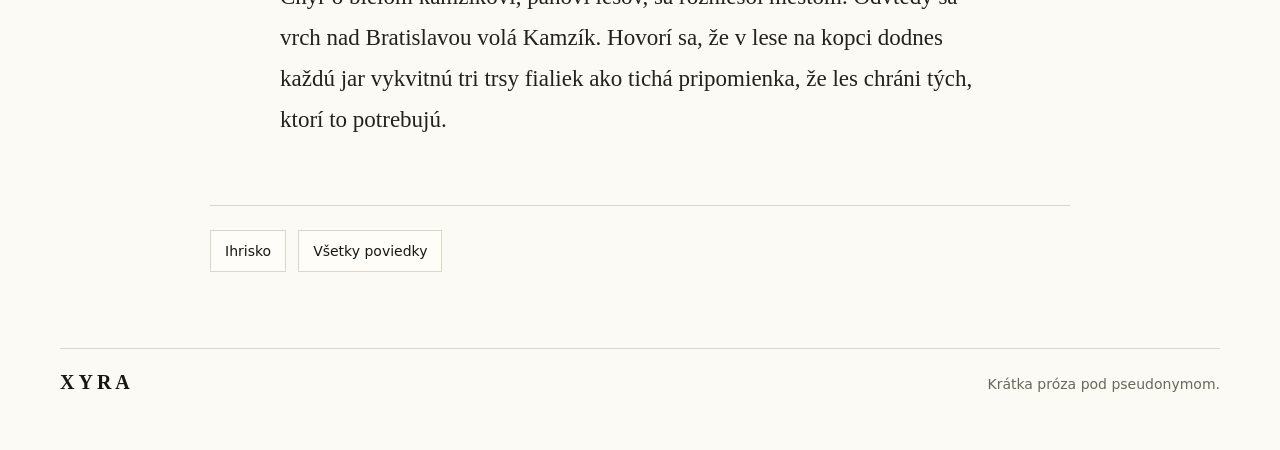
<file: poviedky/kamzik-pan-lesov/index.html>
<!doctype html>
<html lang="sk">
<head>
  <meta charset="utf-8">
  <meta name="viewport" content="width=device-width, initial-scale=1">
  <title>Kamzík, pán lesov | XYRA</title>
  <meta name="description" content="Povesť o bratislavskom vrchu Kamzík, babičkinej vreckovke a tajomnom pánovi bukových lesov.">
  <link rel="canonical" href="https://www.xyra.sk/poviedky/kamzik-pan-lesov/">
  <meta property="og:locale" content="sk_SK">
  <meta property="og:site_name" content="XYRA">
  <meta property="og:title" content="Kamzík, pán lesov | XYRA">
  <meta property="og:description" content="Povesť o bratislavskom vrchu Kamzík, babičkinej vreckovke a tajomnom pánovi bukových lesov.">
  <meta property="og:type" content="article">
  <meta property="og:url" content="https://www.xyra.sk/poviedky/kamzik-pan-lesov/">
  <meta property="og:image" content="https://www.xyra.sk/assets/illustrations/kamzik-pan-lesov.png">
  <link rel="icon" href="/favicon.svg" type="image/svg+xml">
  <link rel="icon" href="/favicon.ico" sizes="any">
  <link rel="alternate" type="application/rss+xml" title="XYRA RSS" href="/rss.xml">
  <link rel="stylesheet" href="/styles/site.css">
  <script type="application/ld+json">{"@context":"https://schema.org","@type":"ShortStory","name":"Kamzík, pán lesov","description":"Povesť o bratislavskom vrchu Kamzík, babičkinej vreckovke a tajomnom pánovi bukových lesov.","url":"https://www.xyra.sk/poviedky/kamzik-pan-lesov/","author":{"@type":"Person","name":"XYRA"},"inLanguage":"sk","datePublished":"2026-10-10","genre":"Povesť","image":"https://www.xyra.sk/assets/illustrations/kamzik-pan-lesov.png"}</script>
</head>
<body>
  <a class="skip-link" href="#main">Preskočiť na obsah</a>
  <header class="site-header">
    <nav class="site-nav" aria-label="Hlavná navigácia">
  <a class="brand" href="/"><span class="brand-dot" aria-hidden="true"></span><span>XYRA</span></a>
  <div class="nav-links">
    <a href="/#poviedky">Poviedky</a>
    <a href="/#o-autorke">O autorke</a>
  </div>
</nav>
  </header>
  <main id="main" class="page-shell story-page story-povest">
  <a class="back-link" href="/#poviedky">Späť na poviedky</a>
  <header class="story-header">
    <p class="story-kicker">Povesť · 10. októbra 2026</p>
    <h1>Kamzík, pán lesov</h1>
    <p>Bukový les, babičkina vreckovka a dávne tajomstvo vrchu nad Bratislavou.</p>
    <img class="story-hero-image" src="/assets/illustrations/kamzik-pan-lesov.png" alt="Plochá literárna kresba bieleho kamzíka so striebornými rohmi medzi bukmi a vreckovky s fialkami na krémovom pozadí." fetchpriority="high">
  </header>
  <article class="story-text">
    <p>Už stáročia sa nad Bratislavou týči kopec. Dnes sa na ňom vyníma televízna veža, ikona mesta, no kedysi sa tam rozprestieral len bukový les. Ten kopec volajú Kamzík, hoci tam kamzíky nikdy nežili. Alebo áno? Rozpoviem vám príbeh, ktorý mi rozprávala moja prastará mať.</p>
<p>Stalo sa to ešte v dávnych časoch, keď si bohatí mešťania v bratislavských lesoch robili, čo chceli. V jeden podvečer sa Anna, dcéra chudobného hrnčiara, vybrala do lesa na prechádzku. Otec ju učil, že za súmraku sama do lesa nesmie, no Anna mala samotu rada.<br>Už bola na vrchole, keď začula dunenie kopýt a zem sa jej pod nohami rozochvela. V ruke zovrela vreckovku po svojej babičke s vyšívaným motívom fialiek. Babička jej hovorievala, že vreckovku musí mať na potulkách lesom vždy pri sebe. Ukryla sa za starý buk pri ceste.<br>Jazdci už boli pri nej. Jeden z nich náhle zastavil svojho koňa. Zviera sa vzoprelo a vykoplo prednými nohami. Muž zoskočil na zem. Pri svetle jeho lampáša Anna spoznala Markusa Steinera, zámožného mešťana. Vedela, že sa mu musí vyhnúť. Mestom sa šírili klebety o jeho nemravných spôsoboch so ženami a sama mu už párkrát utiekla.<br>Steiner sa zohol, zdvihol zo zeme bielu vreckovku a zaboril si do nej nos. Anna si rukou zakryla ústa. Babičkina vreckovka. Musela jej vypadnúť z ruky.<br>„Ukáž sa!“ Markus zdvihol lampáš nad hlavu. „Či sa bojíš?“<br>Muži sa uškrnuli. Jeden vytiahol dýku.<br>Anna sa rozbehla. Mužov mala v pätách, vetvy ju šibali do tváre. Vtom jej nohu zovrela pytliacka slučka, spadla na zem a stratila vedomie.<br>Prebudil ju zvuk mužských hlasov. Pokúsila sa vstať, no noha ju bolela a nemohla ňou pohnúť. Steiner sa nad ňu sklonil a privoňal si najprv k jej vlasom, potom k vreckovke.<br>„Si to ty…“<br>Anna si do dlane nabrala hlinu a vrhla ju Steinerovi do očí. Rukávom si ich utrel, schmatol ju za plecia a zatriasol ňou. Vreckovka mu pri tom vypadla do Anninho lona. Chytila ju a spomenula si, čo jej babička radila, keď bude v nebezpečenstve. Zakryla si vreckovkou tvár, nadýchla sa a zvolala: „Hory, lesy, zachráňte ma!“ V nose ju pošteklila vôňa fialiek.<br>Opäť za chrbtom začula dupot kopýt, no ich zvuk bol ťažší a dunivejší ako predtým.<br>Z tmy sa vynorilo čosi biele a ozrutné, obklopené striebristou hmlou. Tvor bol vysoký dva metre a na hlave mal strieborné rohy. Vyzeral ako kamzík. Muži pred ním ustupovali, oslepení jeho žiarou. Ten s dýkou sa naslepo zahnal a tvora porezal. Kamzík však trikrát zadupal, až sa zem zatriasla. Muži odleteli a zostali nehybne ležať.<br>Potom sa otočil k Anne a poklonil sa.<br>„Kto si?“ spýtala sa ho.<br>„Som pánom týchto lesov.“<br>„U nás predsa žijú len jelene.“<br>„Kedysi sme tu žili, no pytliaci nás do posledného skántrili. Ostalo nás žiť len pár, hore na skalách, kam ľudská noha nevkročí.“<br>„Prečo si prišiel?“<br>„Privolala si ma. Tá vreckovka mi raz dávno zachránila život.“<br>Anna si všimla, že tvorovi z boku vytekala striebristá tekutina.<br>„Si zranený!“<br>Načiahla ruku, vreckovkou mu utrela bok a rana zmizla. Zhíkla. Tvor sa pozrel na vreckovku, potom na Annu.<br>„Vďaka ti. Odteraz bude tvoj rod pod ochranou môjho lesa.“<br>Poklonil sa, trikrát zahrabal kopytami a zmizol.<br>Anna si všimla, že nohu už mala voľnú a na koži ani škrabanec. Zdvihla lampáš a obzrela sa, no po mužoch nebolo ani stopy. Keď prechádzala po miestach, kde predtým ležali, pod nohami sa jej hýbalo lístie. Zo zeme sa predierali rozkvitnuté fialky.</p>
<p>Chýr o bielom kamzíkovi, pánovi lesov, sa rozniesol mestom. Odvtedy sa vrch nad Bratislavou volá Kamzík. Hovorí sa, že v lese na kopci dodnes každú jar vykvitnú tri trsy fialiek ako tichá pripomienka, že les chráni tých, ktorí to potrebujú.</p>

  </article>
  <nav class="story-pagination" aria-label="Ďalšie poviedky">
    <a href="/poviedky/ihrisko/">Ihrisko</a>
    <a href="/#poviedky">Všetky poviedky</a>
  </nav>
  <footer class="site-footer">
  <div class="footer-brand">XYRA</div>
  <p>Krátka próza pod pseudonymom.</p>
</footer>
</main>
  <script src="/scripts/filters.js" defer></script>
</body>
</html>
</file>
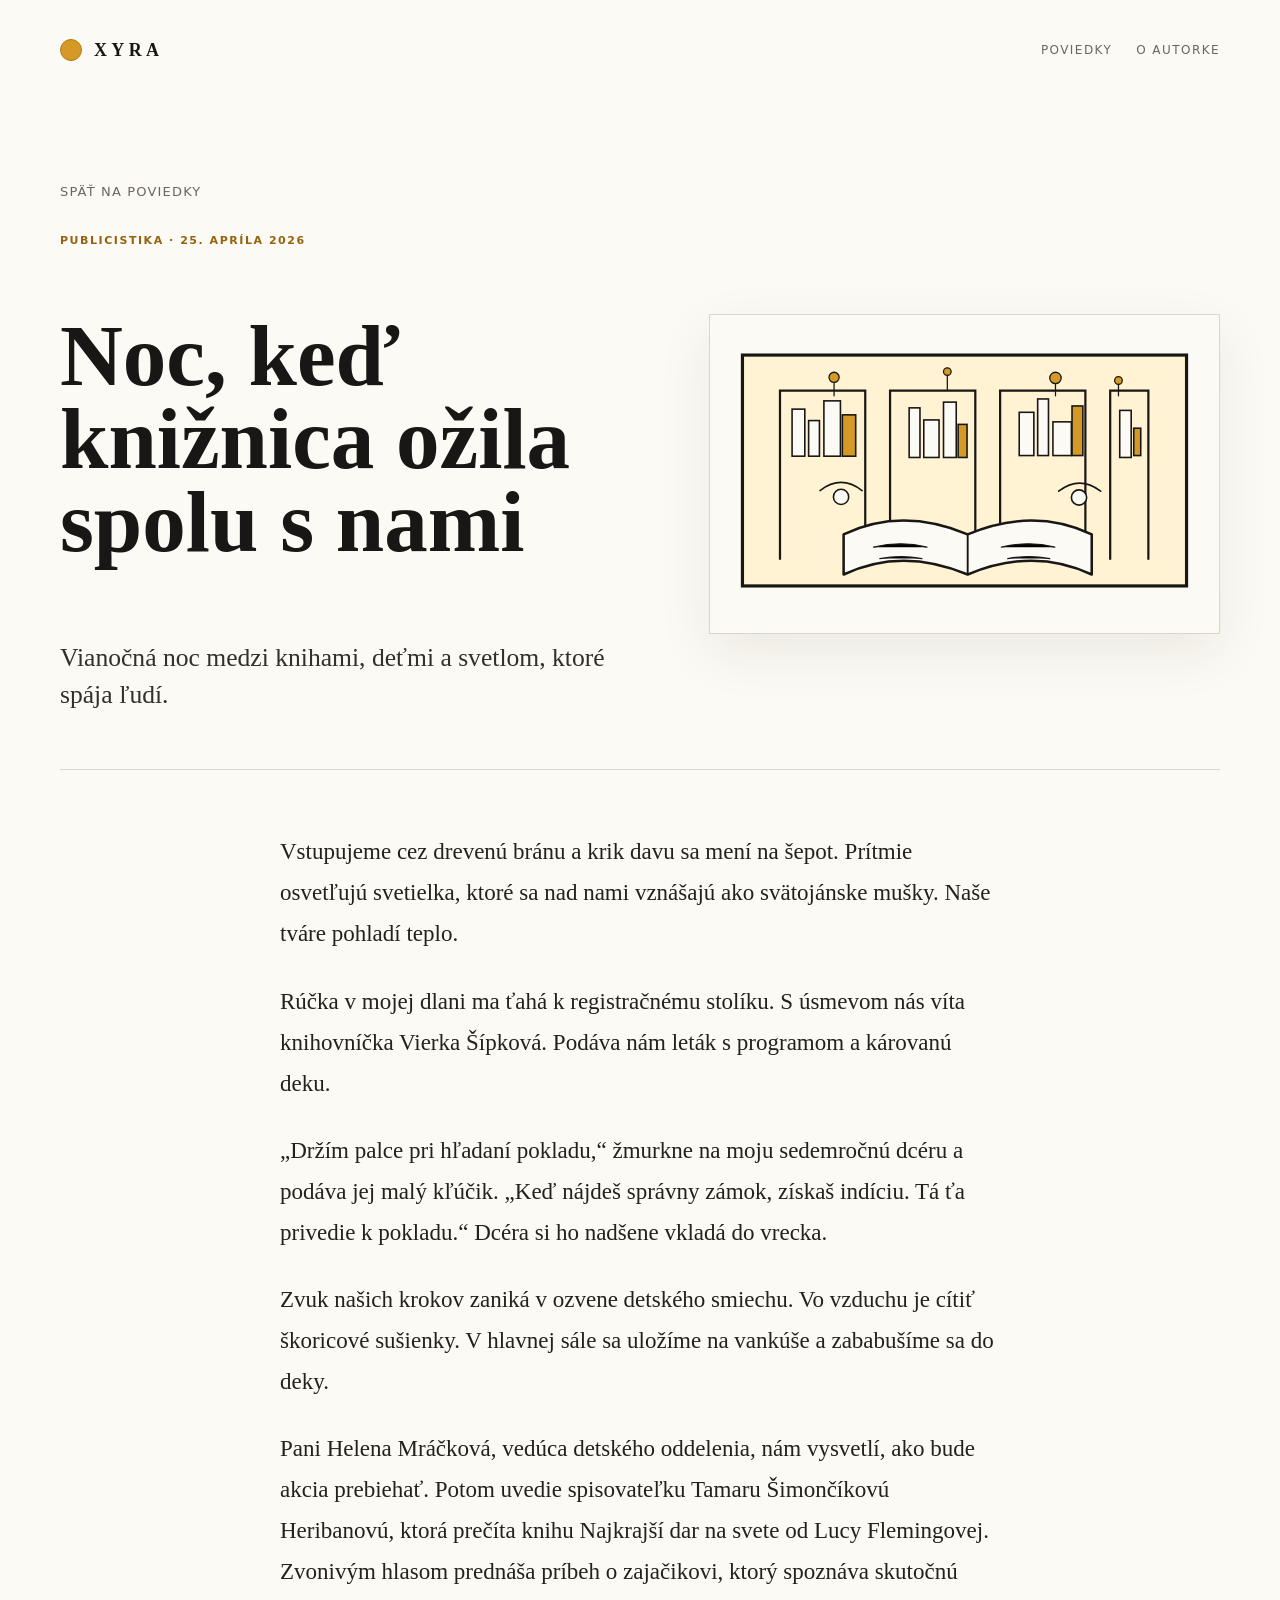
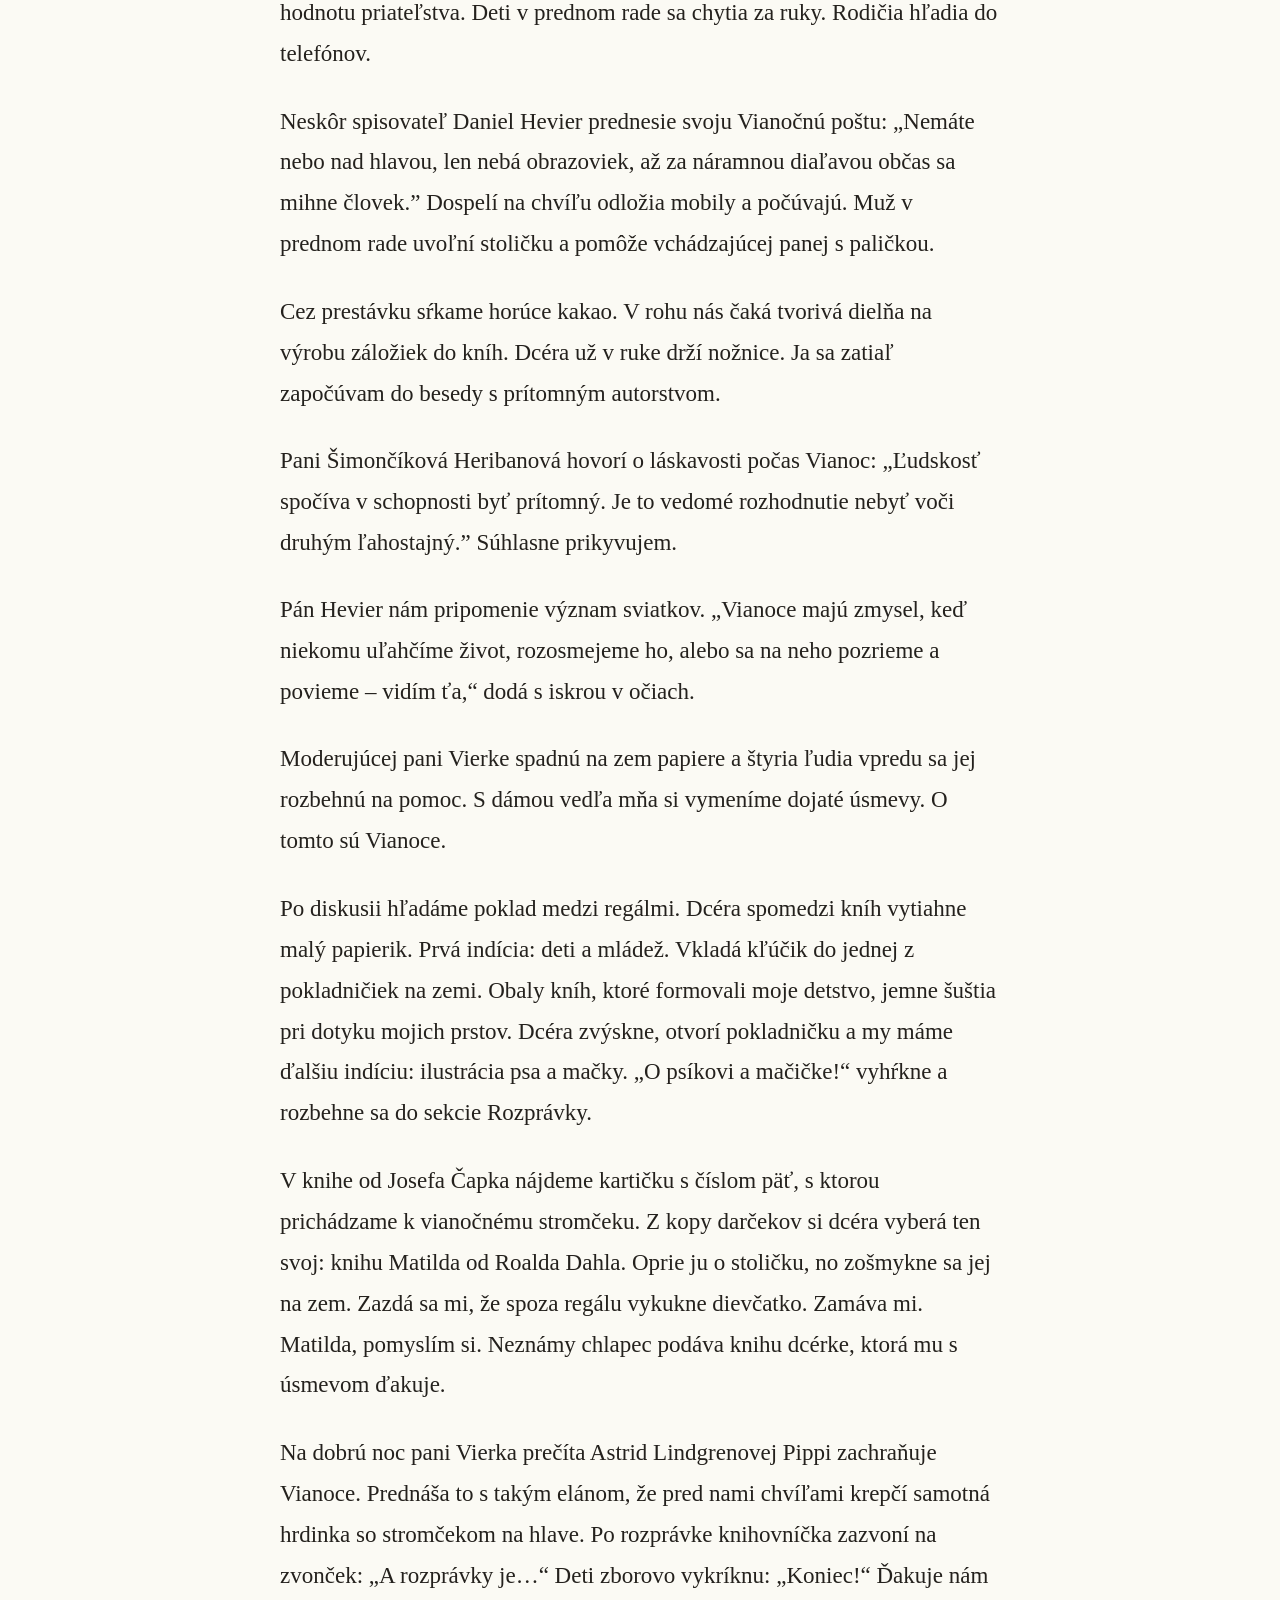
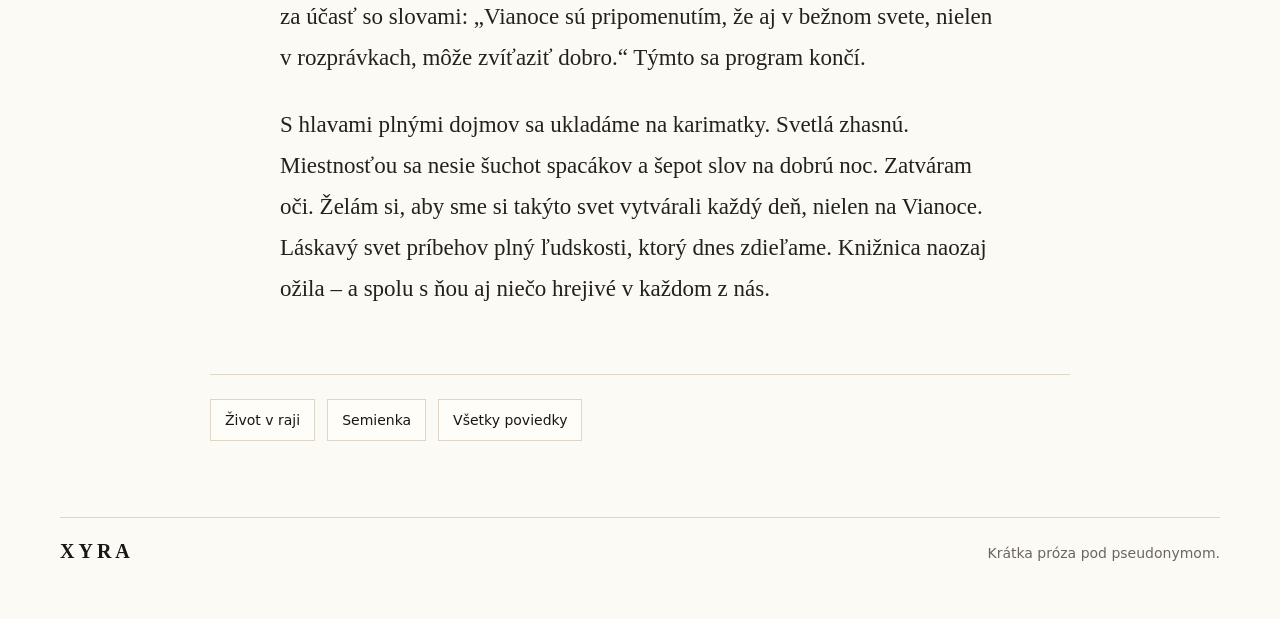
<file: poviedky/noc-ked-kniznica-ozila-spolu-s-nami/index.html>
<!doctype html>
<html lang="sk">
<head>
  <meta charset="utf-8">
  <meta name="viewport" content="width=device-width, initial-scale=1">
  <title>Noc, keď knižnica ožila spolu s nami | XYRA</title>
  <meta name="description" content="Krátka reportáž z vianočnej noci v knižnici o knihách, deťoch, autoroch a ľudskosti.">
  <link rel="canonical" href="https://www.xyra.sk/poviedky/noc-ked-kniznica-ozila-spolu-s-nami/">
  <meta property="og:locale" content="sk_SK">
  <meta property="og:site_name" content="XYRA">
  <meta property="og:title" content="Noc, keď knižnica ožila spolu s nami | XYRA">
  <meta property="og:description" content="Krátka reportáž z vianočnej noci v knižnici o knihách, deťoch, autoroch a ľudskosti.">
  <meta property="og:type" content="article">
  <meta property="og:url" content="https://www.xyra.sk/poviedky/noc-ked-kniznica-ozila-spolu-s-nami/">
  <meta property="og:image" content="https://www.xyra.sk/assets/illustrations/noc-ked-kniznica-ozila-spolu-s-nami.svg">
  <link rel="icon" href="/favicon.svg" type="image/svg+xml">
  <link rel="icon" href="/favicon.ico" sizes="any">
  <link rel="alternate" type="application/rss+xml" title="XYRA RSS" href="/rss.xml">
  <link rel="stylesheet" href="/styles/site.css">
  <script type="application/ld+json">{"@context":"https://schema.org","@type":"ShortStory","name":"Noc, keď knižnica ožila spolu s nami","description":"Krátka reportáž z vianočnej noci v knižnici o knihách, deťoch, autoroch a ľudskosti.","url":"https://www.xyra.sk/poviedky/noc-ked-kniznica-ozila-spolu-s-nami/","author":{"@type":"Person","name":"XYRA"},"inLanguage":"sk","datePublished":"2026-04-25","genre":"Publicistika","image":"https://www.xyra.sk/assets/illustrations/noc-ked-kniznica-ozila-spolu-s-nami.svg"}</script>
</head>
<body>
  <a class="skip-link" href="#main">Preskočiť na obsah</a>
  <header class="site-header">
    <nav class="site-nav" aria-label="Hlavná navigácia">
  <a class="brand" href="/"><span class="brand-dot" aria-hidden="true"></span><span>XYRA</span></a>
  <div class="nav-links">
    <a href="/#poviedky">Poviedky</a>
    <a href="/#o-autorke">O autorke</a>
  </div>
</nav>
  </header>
  <main id="main" class="page-shell story-page story-publicistika">
  <a class="back-link" href="/#poviedky">Späť na poviedky</a>
  <header class="story-header">
    <p class="story-kicker">Publicistika · 25. apríla 2026</p>
    <h1>Noc, keď knižnica ožila spolu s nami</h1>
    <p>Vianočná noc medzi knihami, deťmi a svetlom, ktoré spája ľudí.</p>
    <img class="story-hero-image" src="/assets/illustrations/noc-ked-kniznica-ozila-spolu-s-nami.svg" alt="Literárna kresba nočnej knižnice s knihou, svetlami a horčicovým akcentom." fetchpriority="high">
  </header>
  <article class="story-text">
    <p>Vstupujeme cez drevenú bránu a krik davu sa mení na šepot. Prítmie osvetľujú svetielka, ktoré sa nad nami vznášajú ako svätojánske mušky. Naše tváre pohladí teplo.</p>
<p>Rúčka v mojej dlani ma ťahá k registračnému stolíku. S úsmevom nás víta knihovníčka Vierka Šípková. Podáva nám leták s programom a károvanú deku.</p>
<p>„Držím palce pri hľadaní pokladu,“ žmurkne na moju sedemročnú dcéru a podáva jej malý kľúčik. „Keď nájdeš správny zámok, získaš indíciu. Tá ťa privedie k pokladu.“ Dcéra si ho nadšene vkladá do vrecka.</p>
<p>Zvuk našich krokov zaniká v ozvene detského smiechu. Vo vzduchu je cítiť škoricové sušienky. V hlavnej sále sa uložíme na vankúše a zababušíme sa do deky.</p>
<p>Pani Helena Mráčková, vedúca detského oddelenia, nám vysvetlí, ako bude akcia prebiehať. Potom uvedie spisovateľku Tamaru Šimončíkovú Heribanovú, ktorá prečíta knihu Najkrajší dar na svete od Lucy Flemingovej. Zvonivým hlasom prednáša príbeh o zajačikovi, ktorý spoznáva skutočnú hodnotu priateľstva. Deti v prednom rade sa chytia za ruky. Rodičia hľadia do telefónov.</p>
<p>Neskôr spisovateľ Daniel Hevier prednesie svoju Vianočnú poštu: „Nemáte nebo nad hlavou, len nebá obrazoviek, až za náramnou diaľavou občas sa mihne človek.” Dospelí na chvíľu odložia mobily a počúvajú. Muž v prednom rade uvoľní stoličku a pomôže vchádzajúcej panej s paličkou.</p>
<p>Cez prestávku sŕkame horúce kakao. V rohu nás čaká tvorivá dielňa na výrobu záložiek do kníh. Dcéra už v ruke drží nožnice. Ja sa zatiaľ započúvam do besedy s prítomným autorstvom.</p>
<p>Pani Šimončíková Heribanová hovorí o láskavosti počas Vianoc: „Ľudskosť spočíva v schopnosti byť prítomný. Je to vedomé rozhodnutie nebyť voči druhým ľahostajný.” Súhlasne prikyvujem.</p>
<p>Pán Hevier nám pripomenie význam sviatkov. „Vianoce majú zmysel, keď niekomu uľahčíme život, rozosmejeme ho, alebo sa na neho pozrieme a povieme – vidím ťa,“ dodá s iskrou v očiach.</p>
<p>Moderujúcej pani Vierke spadnú na zem papiere a štyria ľudia vpredu sa jej rozbehnú na pomoc. S dámou vedľa mňa si vymeníme dojaté úsmevy. O tomto sú Vianoce.</p>
<p>Po diskusii hľadáme poklad medzi regálmi. Dcéra spomedzi kníh vytiahne malý papierik. Prvá indícia: deti a mládež. Vkladá kľúčik do jednej z pokladničiek na zemi. Obaly kníh, ktoré formovali moje detstvo, jemne šuštia pri dotyku mojich prstov. Dcéra zvýskne, otvorí pokladničku a my máme ďalšiu indíciu: ilustrácia psa a mačky. „O psíkovi a mačičke!“ vyhŕkne a rozbehne sa do sekcie Rozprávky.</p>
<p>V knihe od Josefa Čapka nájdeme kartičku s číslom päť, s ktorou prichádzame k vianočnému stromčeku. Z kopy darčekov si dcéra vyberá ten svoj: knihu Matilda od Roalda Dahla. Oprie ju o stoličku, no zošmykne sa jej na zem. Zazdá sa mi, že spoza regálu vykukne dievčatko. Zamáva mi. Matilda, pomyslím si. Neznámy chlapec podáva knihu dcérke, ktorá mu s úsmevom ďakuje.</p>
<p>Na dobrú noc pani Vierka prečíta Astrid Lindgrenovej Pippi zachraňuje Vianoce. Prednáša to s takým elánom, že pred nami chvíľami krepčí samotná hrdinka so stromčekom na hlave. Po rozprávke knihovníčka zazvoní na zvonček: „A rozprávky je…“ Deti zborovo vykríknu: „Koniec!“ Ďakuje nám za účasť so slovami: „Vianoce sú pripomenutím, že aj v bežnom svete, nielen v rozprávkach, môže zvíťaziť dobro.“ Týmto sa program končí.</p>
<p>S hlavami plnými dojmov sa ukladáme na karimatky. Svetlá zhasnú. Miestnosťou sa nesie šuchot spacákov a šepot slov na dobrú noc. Zatváram oči. Želám si, aby sme si takýto svet vytvárali každý deň, nielen na Vianoce. Láskavý svet príbehov plný ľudskosti, ktorý dnes zdieľame. Knižnica naozaj ožila – a spolu s ňou aj niečo hrejivé v každom z nás.</p>

  </article>
  <nav class="story-pagination" aria-label="Ďalšie poviedky">
    <a href="/poviedky/zivot-v-raji/">Život v raji</a><a href="/poviedky/semienka/">Semienka</a>
    <a href="/#poviedky">Všetky poviedky</a>
  </nav>
  <footer class="site-footer">
  <div class="footer-brand">XYRA</div>
  <p>Krátka próza pod pseudonymom.</p>
</footer>
</main>
  <script src="/scripts/filters.js" defer></script>
</body>
</html>
</file>
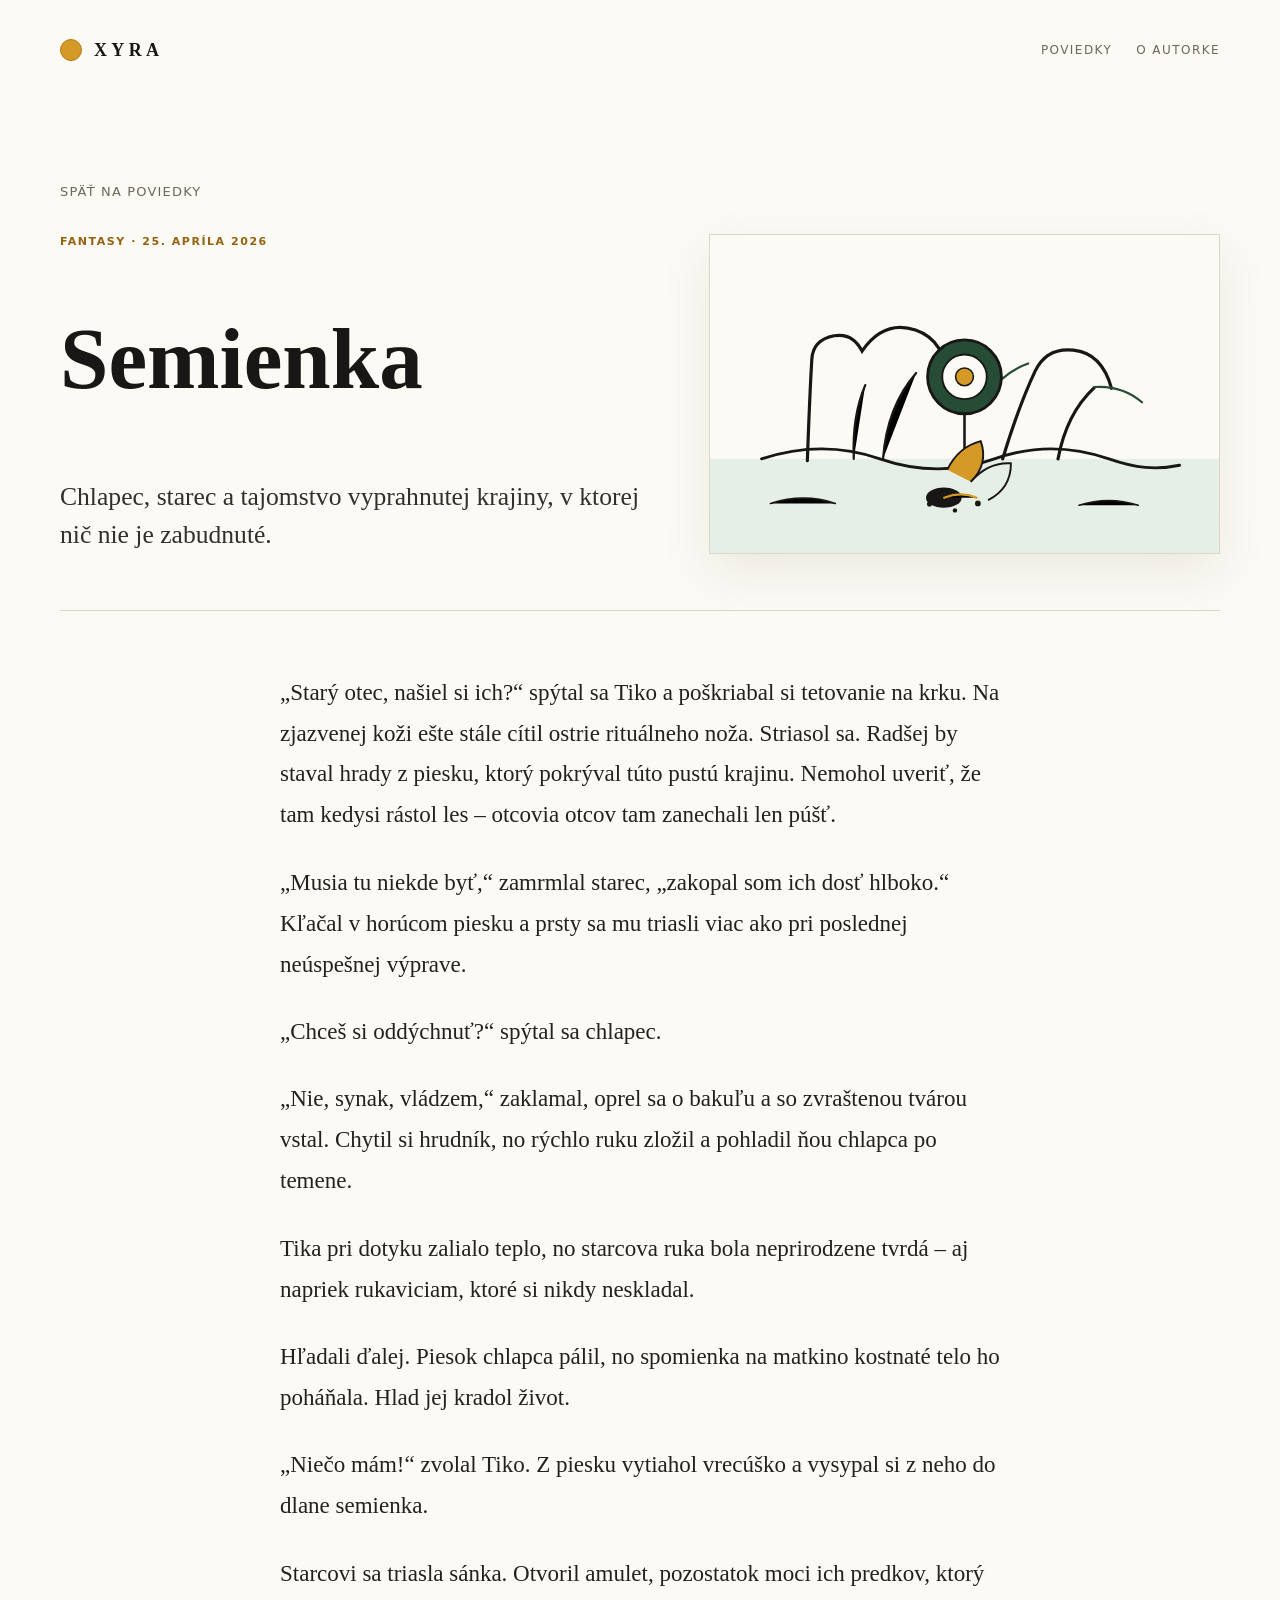
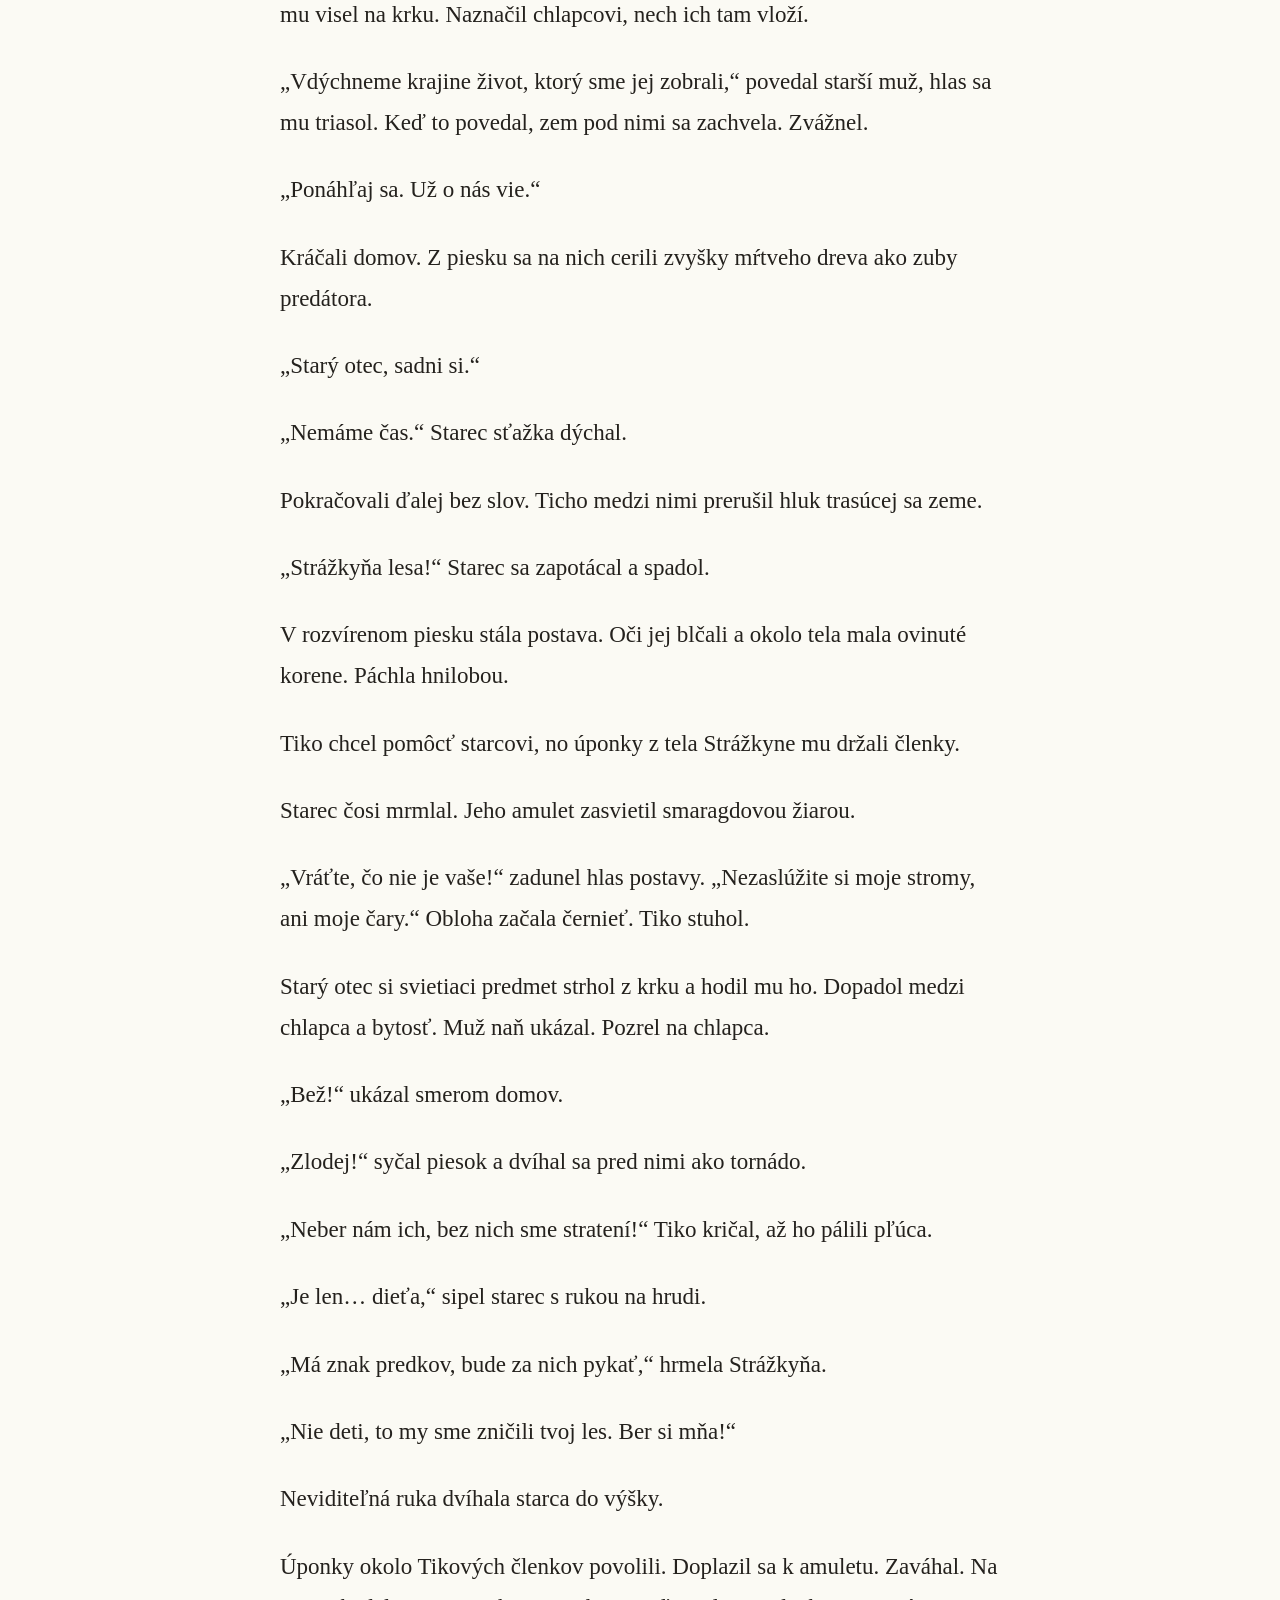
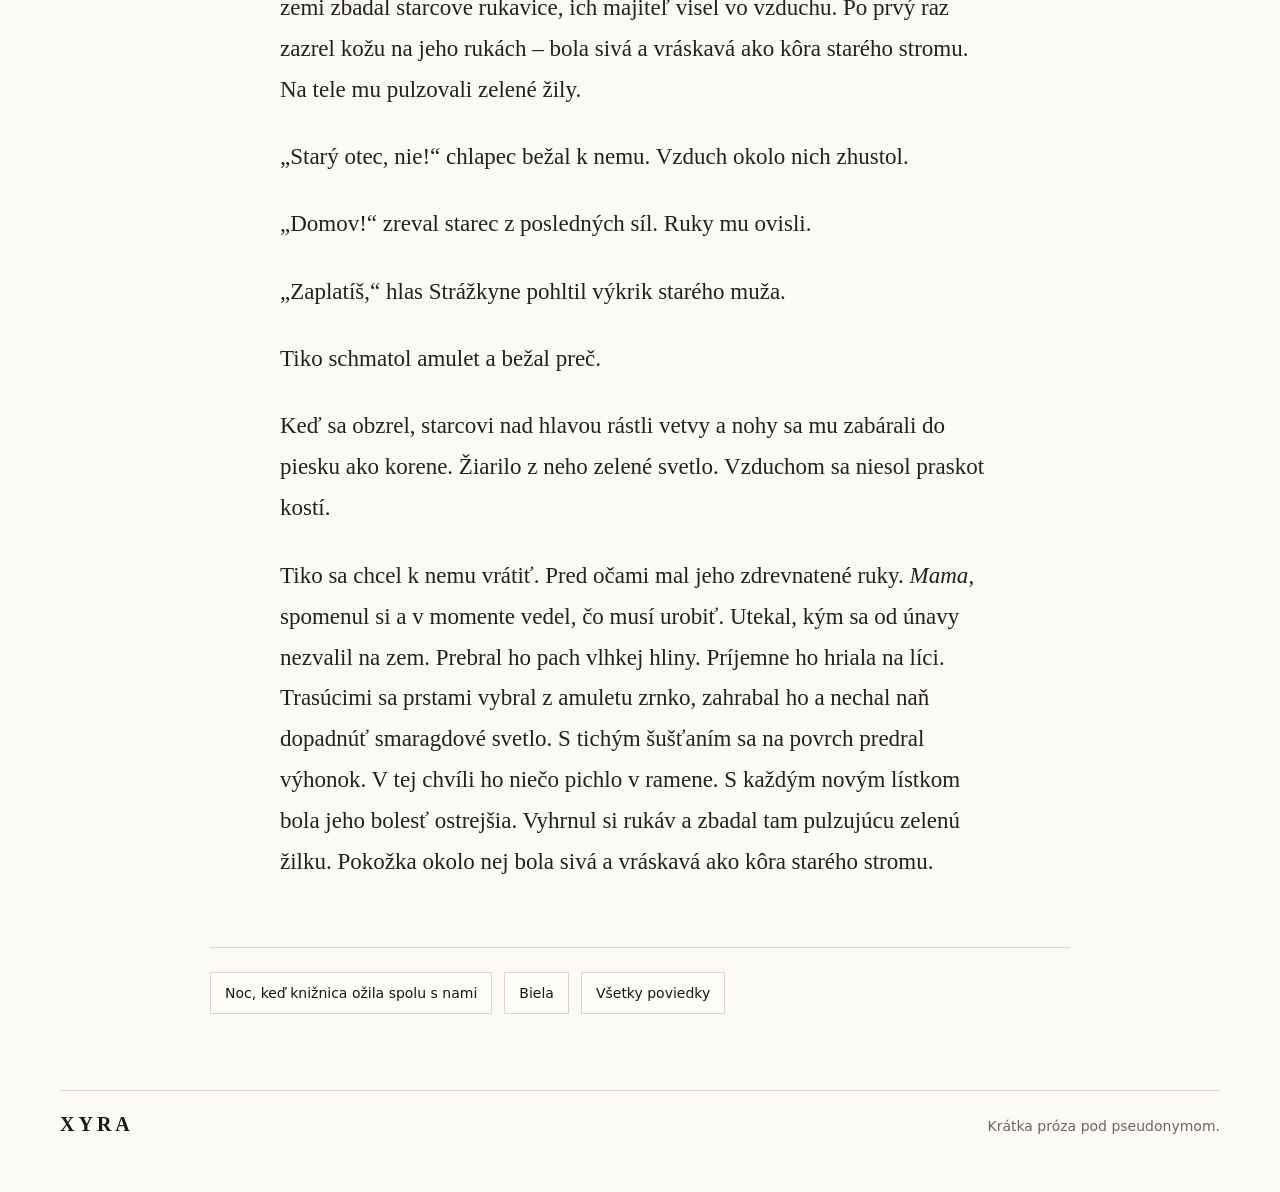
<file: poviedky/semienka/index.html>
<!doctype html>
<html lang="sk">
<head>
  <meta charset="utf-8">
  <meta name="viewport" content="width=device-width, initial-scale=1">
  <title>Semienka | XYRA</title>
  <meta name="description" content="Krátka fantasy poviedka o kliatbe lesa, dedičstve, obete a prvom výhonku nového života.">
  <link rel="canonical" href="https://www.xyra.sk/poviedky/semienka/">
  <meta property="og:locale" content="sk_SK">
  <meta property="og:site_name" content="XYRA">
  <meta property="og:title" content="Semienka | XYRA">
  <meta property="og:description" content="Krátka fantasy poviedka o kliatbe lesa, dedičstve, obete a prvom výhonku nového života.">
  <meta property="og:type" content="article">
  <meta property="og:url" content="https://www.xyra.sk/poviedky/semienka/">
  <meta property="og:image" content="https://www.xyra.sk/assets/illustrations/semienka.svg">
  <link rel="icon" href="/favicon.svg" type="image/svg+xml">
  <link rel="icon" href="/favicon.ico" sizes="any">
  <link rel="alternate" type="application/rss+xml" title="XYRA RSS" href="/rss.xml">
  <link rel="stylesheet" href="/styles/site.css">
  <script type="application/ld+json">{"@context":"https://schema.org","@type":"ShortStory","name":"Semienka","description":"Krátka fantasy poviedka o kliatbe lesa, dedičstve, obete a prvom výhonku nového života.","url":"https://www.xyra.sk/poviedky/semienka/","author":{"@type":"Person","name":"XYRA"},"inLanguage":"sk","datePublished":"2026-04-25","genre":"Fantasy","image":"https://www.xyra.sk/assets/illustrations/semienka.svg"}</script>
</head>
<body>
  <a class="skip-link" href="#main">Preskočiť na obsah</a>
  <header class="site-header">
    <nav class="site-nav" aria-label="Hlavná navigácia">
  <a class="brand" href="/"><span class="brand-dot" aria-hidden="true"></span><span>XYRA</span></a>
  <div class="nav-links">
    <a href="/#poviedky">Poviedky</a>
    <a href="/#o-autorke">O autorke</a>
  </div>
</nav>
  </header>
  <main id="main" class="page-shell story-page story-fantasy">
  <a class="back-link" href="/#poviedky">Späť na poviedky</a>
  <header class="story-header">
    <p class="story-kicker">Fantasy · 25. apríla 2026</p>
    <h1>Semienka</h1>
    <p>Chlapec, starec a tajomstvo vyprahnutej krajiny, v ktorej nič nie je zabudnuté.</p>
    <img class="story-hero-image" src="/assets/illustrations/semienka.svg" alt="Literárna kresba pustatiny, semienka, amuletu a obnovujúceho sa konára." fetchpriority="high">
  </header>
  <article class="story-text">
    <p>„Starý otec, našiel si ich?“ spýtal sa Tiko a poškriabal si tetovanie na krku. Na zjazvenej koži ešte stále cítil ostrie rituálneho noža. Striasol sa. Radšej by staval hrady z piesku, ktorý pokrýval túto pustú krajinu. Nemohol uveriť, že tam kedysi rástol les – otcovia otcov tam zanechali len púšť.</p>
<p>„Musia tu niekde byť,“ zamrmlal starec, „zakopal som ich dosť hlboko.“ Kľačal v horúcom piesku a prsty sa mu triasli viac ako pri poslednej neúspešnej výprave.</p>
<p>„Chceš si oddýchnuť?“ spýtal sa chlapec.</p>
<p>„Nie, synak, vládzem,“ zaklamal, oprel sa o bakuľu a so zvraštenou tvárou vstal. Chytil si hrudník, no rýchlo ruku zložil a pohladil ňou chlapca po temene.</p>
<p>Tika pri dotyku zalialo teplo, no starcova ruka bola neprirodzene tvrdá – aj napriek rukaviciam, ktoré si nikdy neskladal.</p>
<p>Hľadali ďalej. Piesok chlapca pálil, no spomienka na matkino kostnaté telo ho poháňala. Hlad jej kradol život.</p>
<p>„Niečo mám!“ zvolal Tiko. Z piesku vytiahol vrecúško a vysypal si z neho do dlane semienka.</p>
<p>Starcovi sa triasla sánka. Otvoril amulet, pozostatok moci ich predkov, ktorý mu visel na krku. Naznačil chlapcovi, nech ich tam vloží.</p>
<p>„Vdýchneme krajine život, ktorý sme jej zobrali,“ povedal starší muž, hlas sa mu triasol. Keď to povedal, zem pod nimi sa zachvela. Zvážnel.</p>
<p>„Ponáhľaj sa. Už o nás vie.“</p>
<p>Kráčali domov. Z piesku sa na nich cerili zvyšky mŕtveho dreva ako zuby predátora.</p>
<p>„Starý otec, sadni si.“</p>
<p>„Nemáme čas.“ Starec sťažka dýchal.</p>
<p>Pokračovali ďalej bez slov. Ticho medzi nimi prerušil hluk trasúcej sa zeme.</p>
<p>„Strážkyňa lesa!“ Starec sa zapotácal a spadol.</p>
<p>V rozvírenom piesku stála postava. Oči jej blčali a okolo tela mala ovinuté korene. Páchla hnilobou.</p>
<p>Tiko chcel pomôcť starcovi, no úponky z tela Strážkyne mu držali členky.</p>
<p>Starec čosi mrmlal. Jeho amulet zasvietil smaragdovou žiarou.</p>
<p>„Vráťte, čo nie je vaše!“ zadunel hlas postavy. „Nezaslúžite si moje stromy, ani moje čary.“ Obloha začala černieť. Tiko stuhol.</p>
<p>Starý otec si svietiaci predmet strhol z krku a hodil mu ho. Dopadol medzi chlapca a bytosť. Muž naň ukázal. Pozrel na chlapca.</p>
<p>„Bež!“ ukázal smerom domov.</p>
<p>„Zlodej!“ syčal piesok a dvíhal sa pred nimi ako tornádo.</p>
<p>„Neber nám ich, bez nich sme stratení!“ Tiko kričal, až ho pálili pľúca.</p>
<p>„Je len… dieťa,“ sipel starec s rukou na hrudi.</p>
<p>„Má znak predkov, bude za nich pykať,“ hrmela Strážkyňa.</p>
<p>„Nie deti, to my sme zničili tvoj les. Ber si mňa!“</p>
<p>Neviditeľná ruka dvíhala starca do výšky.</p>
<p>Úponky okolo Tikových členkov povolili. Doplazil sa k amuletu. Zaváhal. Na zemi zbadal starcove rukavice, ich majiteľ visel vo vzduchu. Po prvý raz zazrel kožu na jeho rukách – bola sivá a vráskavá ako kôra starého stromu. Na tele mu pulzovali zelené žily.</p>
<p>„Starý otec, nie!“ chlapec bežal k nemu. Vzduch okolo nich zhustol.</p>
<p>„Domov!“ zreval starec z posledných síl. Ruky mu ovisli.</p>
<p>„Zaplatíš,“ hlas Strážkyne pohltil výkrik starého muža.</p>
<p>Tiko schmatol amulet a bežal preč.</p>
<p>Keď sa obzrel, starcovi nad hlavou rástli vetvy a nohy sa mu zabárali do piesku ako korene. Žiarilo z neho zelené svetlo. Vzduchom sa niesol praskot kostí.</p>
<p>Tiko sa chcel k nemu vrátiť. Pred očami mal jeho zdrevnatené ruky. <em>Mama</em>, spomenul si a v momente vedel, čo musí urobiť. Utekal, kým sa od únavy nezvalil na zem. Prebral ho pach vlhkej hliny. Príjemne ho hriala na líci. Trasúcimi sa prstami vybral z amuletu zrnko, zahrabal ho a nechal naň dopadnúť smaragdové svetlo. S tichým šušťaním sa na povrch predral výhonok. V tej chvíli ho niečo pichlo v ramene. S každým novým lístkom bola jeho bolesť ostrejšia. Vyhrnul si rukáv a zbadal tam pulzujúcu zelenú žilku. Pokožka okolo nej bola sivá a vráskavá ako kôra starého stromu.</p>

  </article>
  <nav class="story-pagination" aria-label="Ďalšie poviedky">
    <a href="/poviedky/noc-ked-kniznica-ozila-spolu-s-nami/">Noc, keď knižnica ožila spolu s nami</a><a href="/poviedky/biela/">Biela</a>
    <a href="/#poviedky">Všetky poviedky</a>
  </nav>
  <footer class="site-footer">
  <div class="footer-brand">XYRA</div>
  <p>Krátka próza pod pseudonymom.</p>
</footer>
</main>
  <script src="/scripts/filters.js" defer></script>
</body>
</html>
</file>
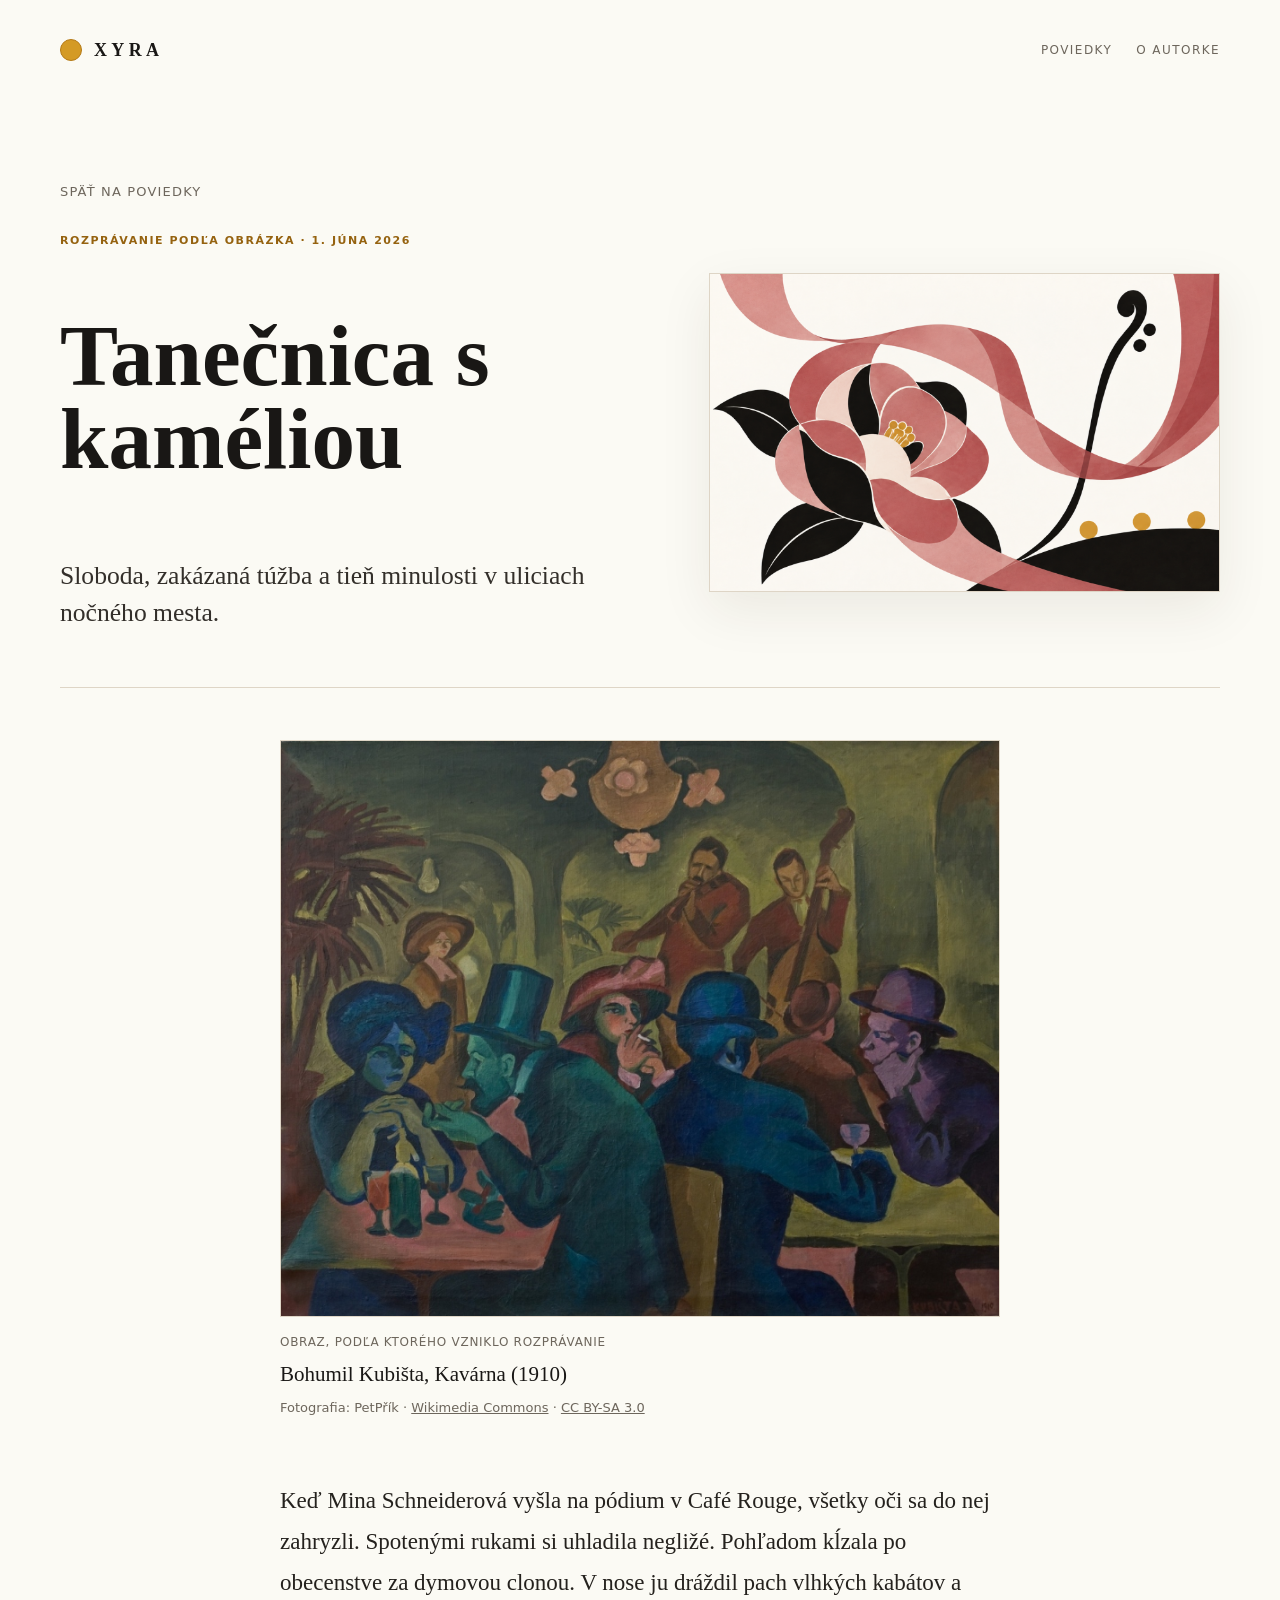
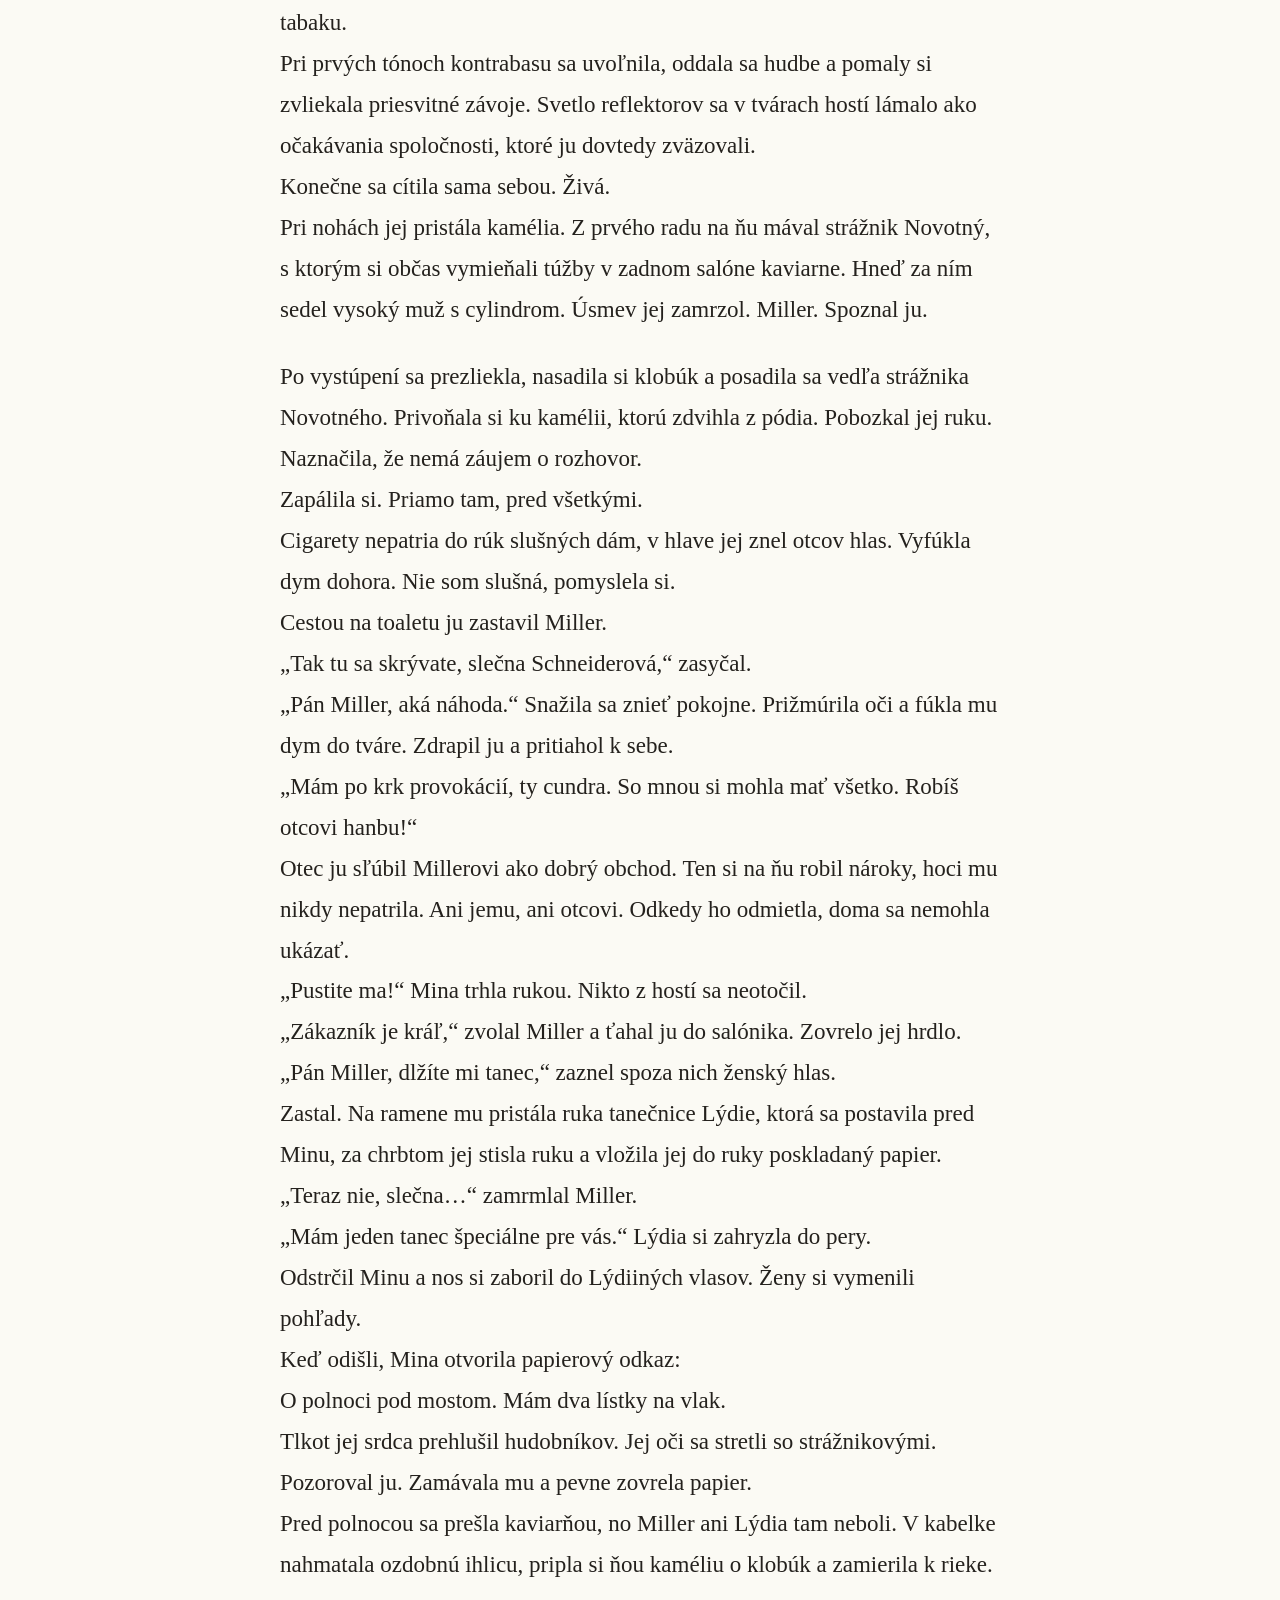
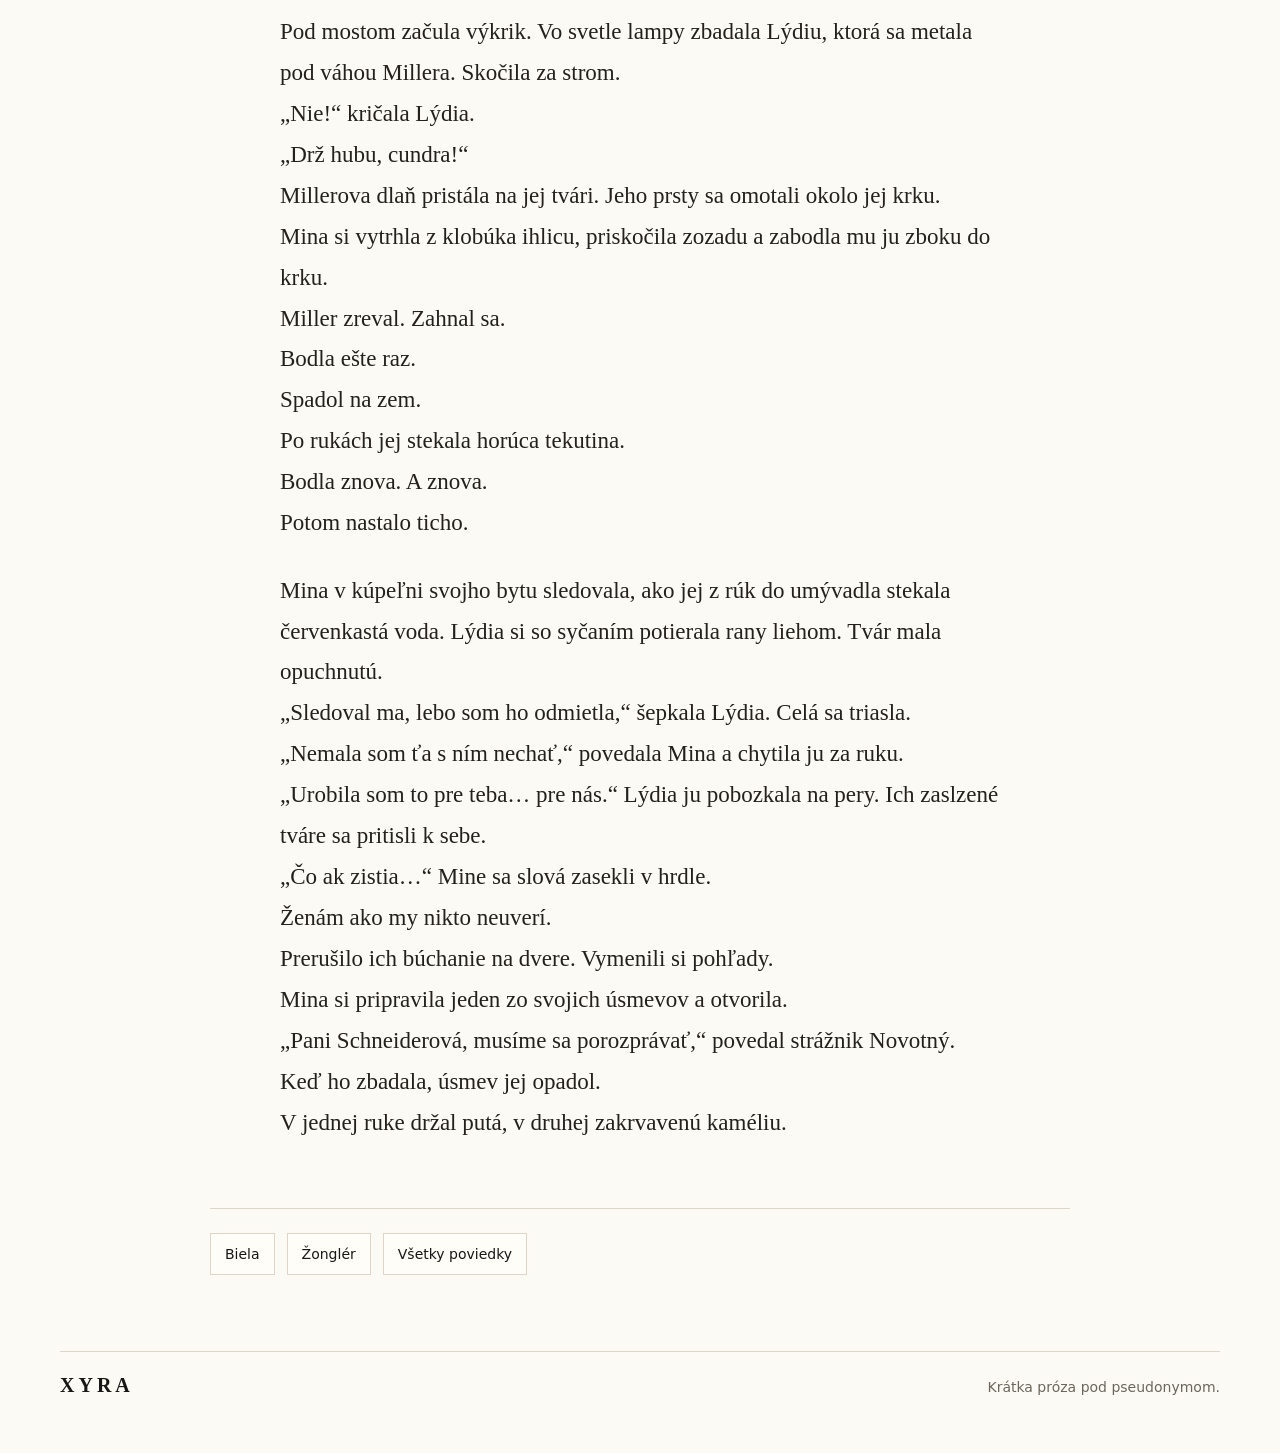
<file: poviedky/tanecnica-s-kameliou/index.html>
<!doctype html>
<html lang="sk">
<head>
  <meta charset="utf-8">
  <meta name="viewport" content="width=device-width, initial-scale=1">
  <title>Tanečnica s kaméliou | XYRA</title>
  <meta name="description" content="Poviedka o tanečnici Mine, úteku z Café Rouge, zakrvavenej kamélii a slobode, za ktorú treba zaplatiť.">
  <link rel="canonical" href="https://www.xyra.sk/poviedky/tanecnica-s-kameliou/">
  <meta property="og:locale" content="sk_SK">
  <meta property="og:site_name" content="XYRA">
  <meta property="og:title" content="Tanečnica s kaméliou | XYRA">
  <meta property="og:description" content="Poviedka o tanečnici Mine, úteku z Café Rouge, zakrvavenej kamélii a slobode, za ktorú treba zaplatiť.">
  <meta property="og:type" content="article">
  <meta property="og:url" content="https://www.xyra.sk/poviedky/tanecnica-s-kameliou/">
  <meta property="og:image" content="https://www.xyra.sk/assets/illustrations/tanecnica-s-kameliou.png">
  <link rel="icon" href="/favicon.svg" type="image/svg+xml">
  <link rel="icon" href="/favicon.ico" sizes="any">
  <link rel="alternate" type="application/rss+xml" title="XYRA RSS" href="/rss.xml">
  <link rel="stylesheet" href="/styles/site.css">
  <script type="application/ld+json">{"@context":"https://schema.org","@type":"ShortStory","name":"Tanečnica s kaméliou","description":"Poviedka o tanečnici Mine, úteku z Café Rouge, zakrvavenej kamélii a slobode, za ktorú treba zaplatiť.","url":"https://www.xyra.sk/poviedky/tanecnica-s-kameliou/","author":{"@type":"Person","name":"XYRA"},"inLanguage":"sk","datePublished":"2026-06-01","genre":"Rozprávanie podľa obrázka","image":"https://www.xyra.sk/assets/illustrations/tanecnica-s-kameliou.png"}</script>
</head>
<body>
  <a class="skip-link" href="#main">Preskočiť na obsah</a>
  <header class="site-header">
    <nav class="site-nav" aria-label="Hlavná navigácia">
  <a class="brand" href="/"><span class="brand-dot" aria-hidden="true"></span><span>XYRA</span></a>
  <div class="nav-links">
    <a href="/#poviedky">Poviedky</a>
    <a href="/#o-autorke">O autorke</a>
  </div>
</nav>
  </header>
  <main id="main" class="page-shell story-page story-rozpravanie-podla-obrazka">
  <a class="back-link" href="/#poviedky">Späť na poviedky</a>
  <header class="story-header">
    <p class="story-kicker">Rozprávanie podľa obrázka · 1. júna 2026</p>
    <h1>Tanečnica s kaméliou</h1>
    <p>Sloboda, zakázaná túžba a tieň minulosti v uliciach nočného mesta.</p>
    <img class="story-hero-image" src="/assets/illustrations/tanecnica-s-kameliou.png" alt="Abstraktná literárna ilustrácia kamélie, pohybu látky, kontrabasu a mosta." fetchpriority="high">
  </header>
  <figure class="story-inspiration">
    <img src="/assets/artworks/bohumil-kubista-kavarna-1910.jpg" alt="Bohumil Kubišta: Kavárna (1910), maľba kaviarenského interiéru s hosťami pri stoloch." loading="lazy" decoding="async">
    <figcaption>
      <span class="story-inspiration-context">Obraz, podľa ktorého vzniklo rozprávanie</span>
      <span class="story-inspiration-title">Bohumil Kubišta, Kavárna (1910)</span>
      <span>Fotografia: PetPřík · <a href="https://commons.wikimedia.org/wiki/File:Bohumil_Kubi%C5%A1ta_Kav%C3%A1rna_(1910).JPG">Wikimedia Commons</a> · <a href="https://creativecommons.org/licenses/by-sa/3.0/">CC BY-SA 3.0</a></span>
    </figcaption>
  </figure>
  <article class="story-text">
    <p>Keď Mina Schneiderová vyšla na pódium v Café Rouge, všetky oči sa do nej zahryzli. Spotenými rukami si uhladila negližé. Pohľadom kĺzala po obecenstve za dymovou clonou. V nose ju dráždil pach vlhkých kabátov a tabaku.<br>Pri prvých tónoch kontrabasu sa uvoľnila, oddala sa hudbe a pomaly si zvliekala priesvitné závoje. Svetlo reflektorov sa v tvárach hostí lámalo ako očakávania spoločnosti, ktoré ju dovtedy zväzovali.<br>Konečne sa cítila sama sebou. Živá.<br>Pri nohách jej pristála kamélia. Z prvého radu na ňu mával strážnik Novotný, s ktorým si občas vymieňali túžby v zadnom salóne kaviarne. Hneď za ním sedel vysoký muž s cylindrom. Úsmev jej zamrzol. Miller. Spoznal ju.</p>
<p>Po vystúpení sa prezliekla, nasadila si klobúk a posadila sa vedľa strážnika Novotného. Privoňala si ku kamélii, ktorú zdvihla z pódia. Pobozkal jej ruku. Naznačila, že nemá záujem o rozhovor.<br>Zapálila si. Priamo tam, pred všetkými.<br>Cigarety nepatria do rúk slušných dám, v hlave jej znel otcov hlas. Vyfúkla dym dohora. Nie som slušná, pomyslela si.<br>Cestou na toaletu ju zastavil Miller.<br>„Tak tu sa skrývate, slečna Schneiderová,“ zasyčal.<br>„Pán Miller, aká náhoda.“ Snažila sa znieť pokojne. Prižmúrila oči a fúkla mu dym do tváre. Zdrapil ju a pritiahol k sebe.<br>„Mám po krk provokácií, ty cundra. So mnou si mohla mať všetko. Robíš otcovi hanbu!“<br>Otec ju sľúbil Millerovi ako dobrý obchod. Ten si na ňu robil nároky, hoci mu nikdy nepatrila. Ani jemu, ani otcovi. Odkedy ho odmietla, doma sa nemohla ukázať.<br>„Pustite ma!“ Mina trhla rukou. Nikto z hostí sa neotočil.<br>„Zákazník je kráľ,“ zvolal Miller a ťahal ju do salónika. Zovrelo jej hrdlo.<br>„Pán Miller, dlžíte mi tanec,“ zaznel spoza nich ženský hlas.<br>Zastal. Na ramene mu pristála ruka tanečnice Lýdie, ktorá sa postavila pred Minu, za chrbtom jej stisla ruku a vložila jej do ruky poskladaný papier.<br>„Teraz nie, slečna…“ zamrmlal Miller.<br>„Mám jeden tanec špeciálne pre vás.“ Lýdia si zahryzla do pery.<br>Odstrčil Minu a nos si zaboril do Lýdiiných vlasov. Ženy si vymenili pohľady.<br>Keď odišli, Mina otvorila papierový odkaz:<br>O polnoci pod mostom. Mám dva lístky na vlak.<br>Tlkot jej srdca prehlušil hudobníkov. Jej oči sa stretli so strážnikovými. Pozoroval ju. Zamávala mu a pevne zovrela papier.<br>Pred polnocou sa prešla kaviarňou, no Miller ani Lýdia tam neboli. V kabelke nahmatala ozdobnú ihlicu, pripla si ňou kaméliu o klobúk a zamierila k rieke.</p>
<p>Pod mostom začula výkrik. Vo svetle lampy zbadala Lýdiu, ktorá sa metala pod váhou Millera. Skočila za strom.<br>„Nie!“ kričala Lýdia.<br>„Drž hubu, cundra!“<br>Millerova dlaň pristála na jej tvári. Jeho prsty sa omotali okolo jej krku.<br>Mina si vytrhla z klobúka ihlicu, priskočila zozadu a zabodla mu ju zboku do krku.<br>Miller zreval. Zahnal sa.<br>Bodla ešte raz.<br>Spadol na zem.<br>Po rukách jej stekala horúca tekutina.<br>Bodla znova. A znova.<br>Potom nastalo ticho.</p>
<p>Mina v kúpeľni svojho bytu sledovala, ako jej z rúk do umývadla stekala červenkastá voda. Lýdia si so syčaním potierala rany liehom. Tvár mala opuchnutú.<br>„Sledoval ma, lebo som ho odmietla,“ šepkala Lýdia. Celá sa triasla.<br>„Nemala som ťa s ním nechať,“ povedala Mina a chytila ju za ruku.<br>„Urobila som to pre teba… pre nás.“ Lýdia ju pobozkala na pery. Ich zaslzené tváre sa pritisli k sebe.<br>„Čo ak zistia…“ Mine sa slová zasekli v hrdle.<br>Ženám ako my nikto neuverí.<br>Prerušilo ich búchanie na dvere. Vymenili si pohľady.<br>Mina si pripravila jeden zo svojich úsmevov a otvorila.<br>„Pani Schneiderová, musíme sa porozprávať,“ povedal strážnik Novotný. Keď ho zbadala, úsmev jej opadol.<br>V jednej ruke držal putá, v druhej zakrvavenú kaméliu.</p>

  </article>
  <nav class="story-pagination" aria-label="Ďalšie poviedky">
    <a href="/poviedky/biela/">Biela</a><a href="/poviedky/zongler/">Žonglér</a>
    <a href="/#poviedky">Všetky poviedky</a>
  </nav>
  <footer class="site-footer">
  <div class="footer-brand">XYRA</div>
  <p>Krátka próza pod pseudonymom.</p>
</footer>
</main>
  <script src="/scripts/filters.js" defer></script>
</body>
</html>
</file>
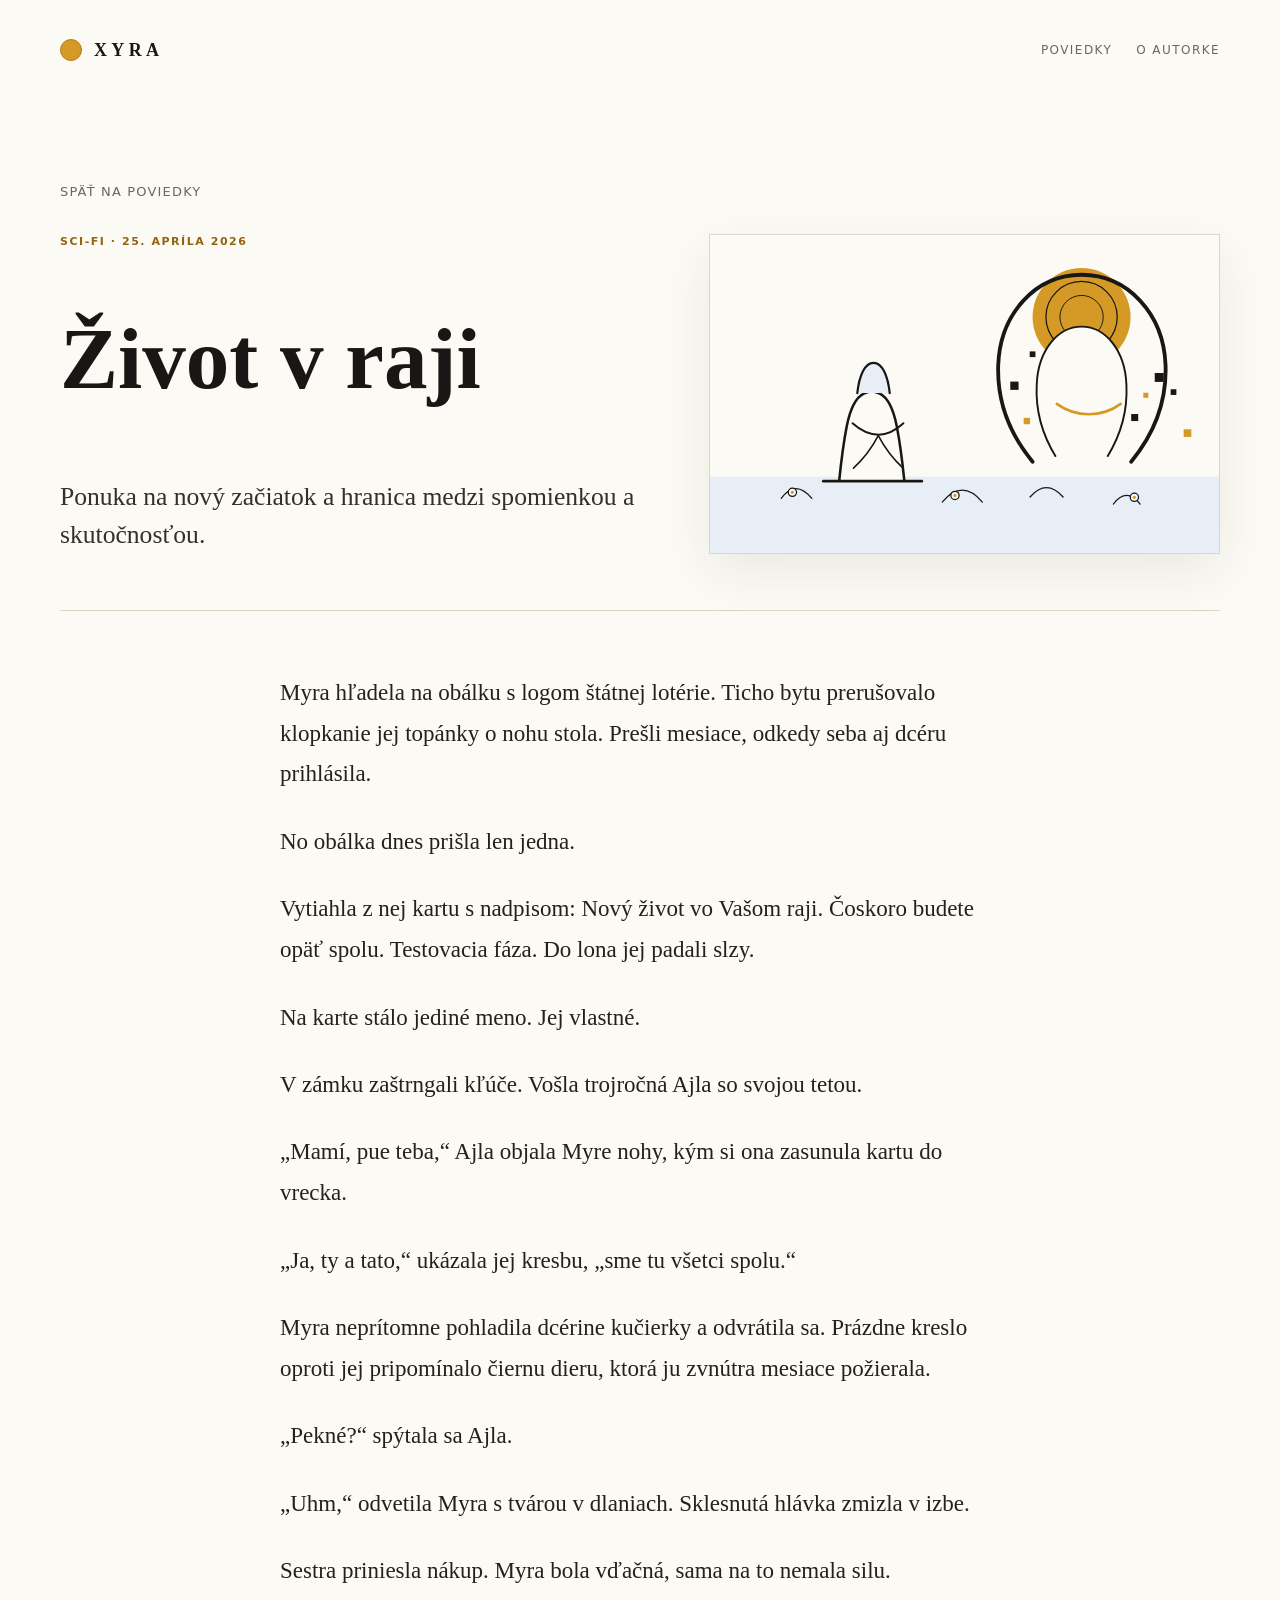
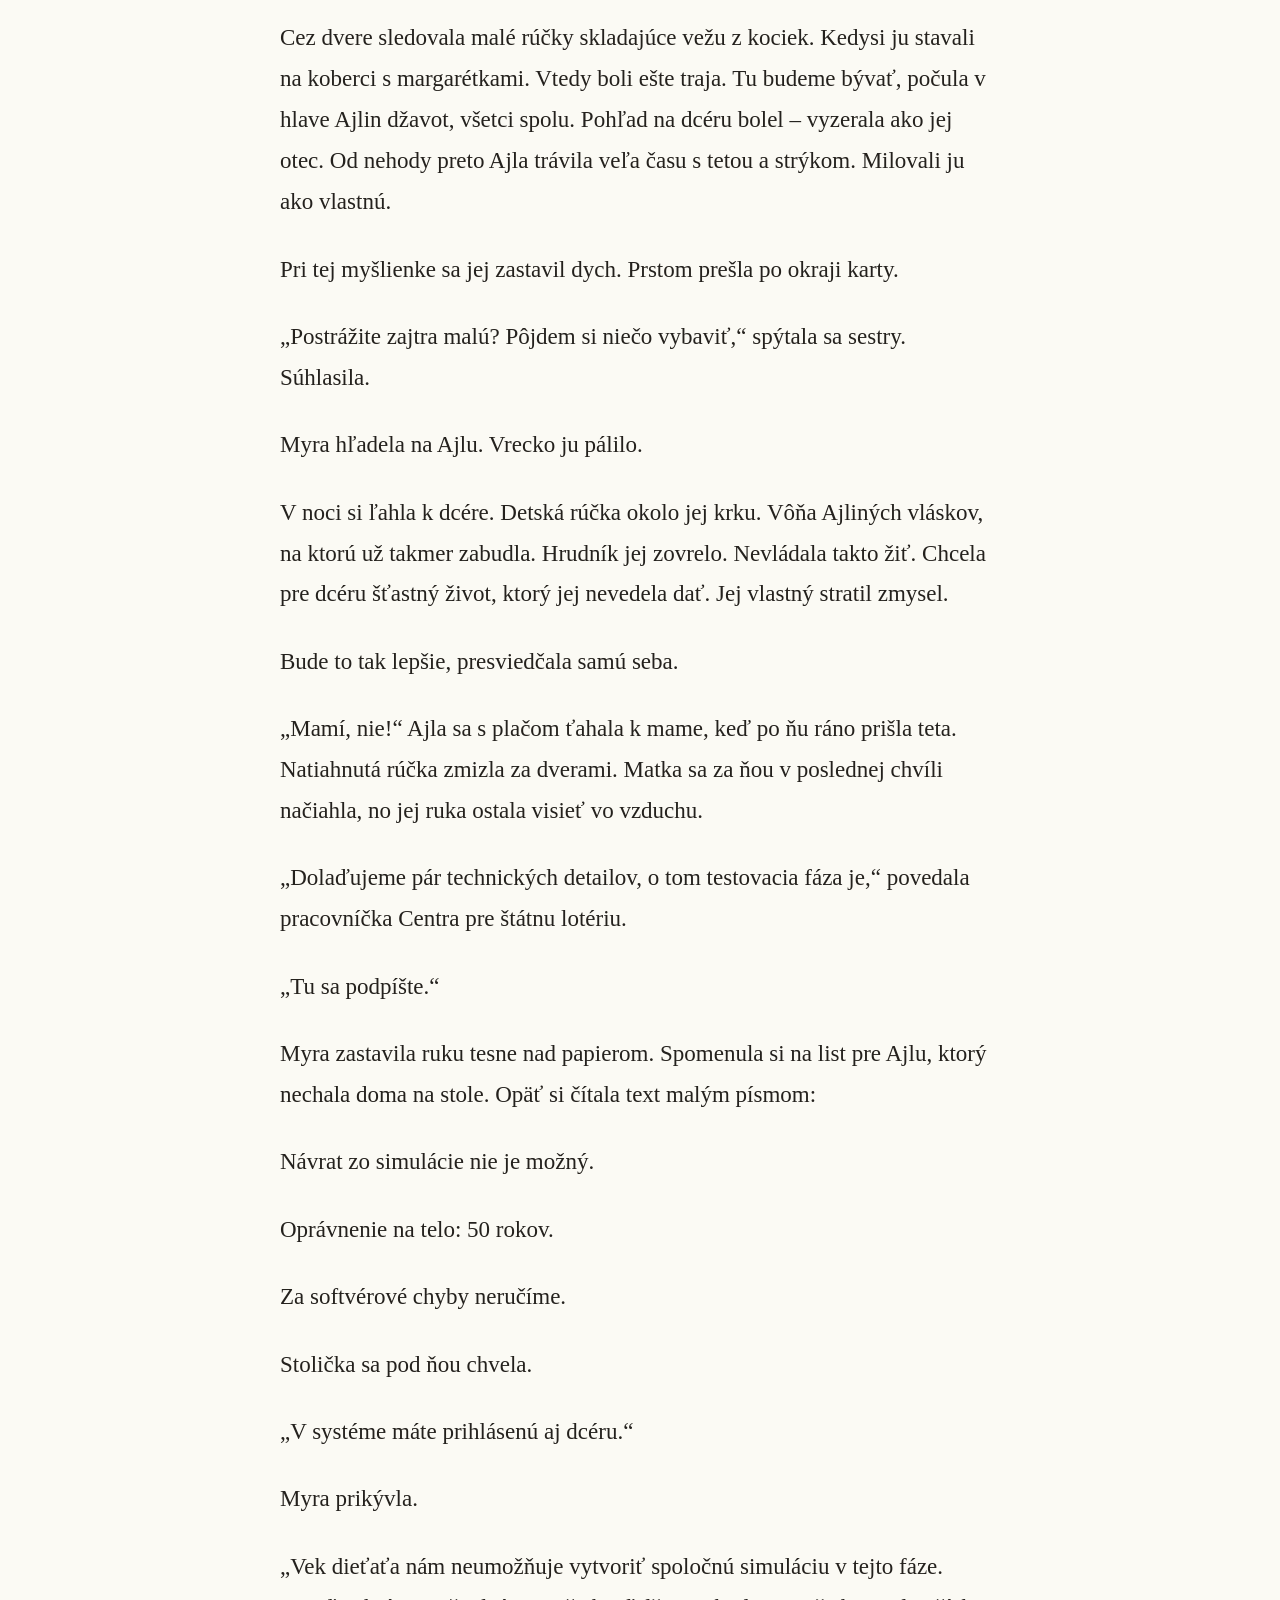
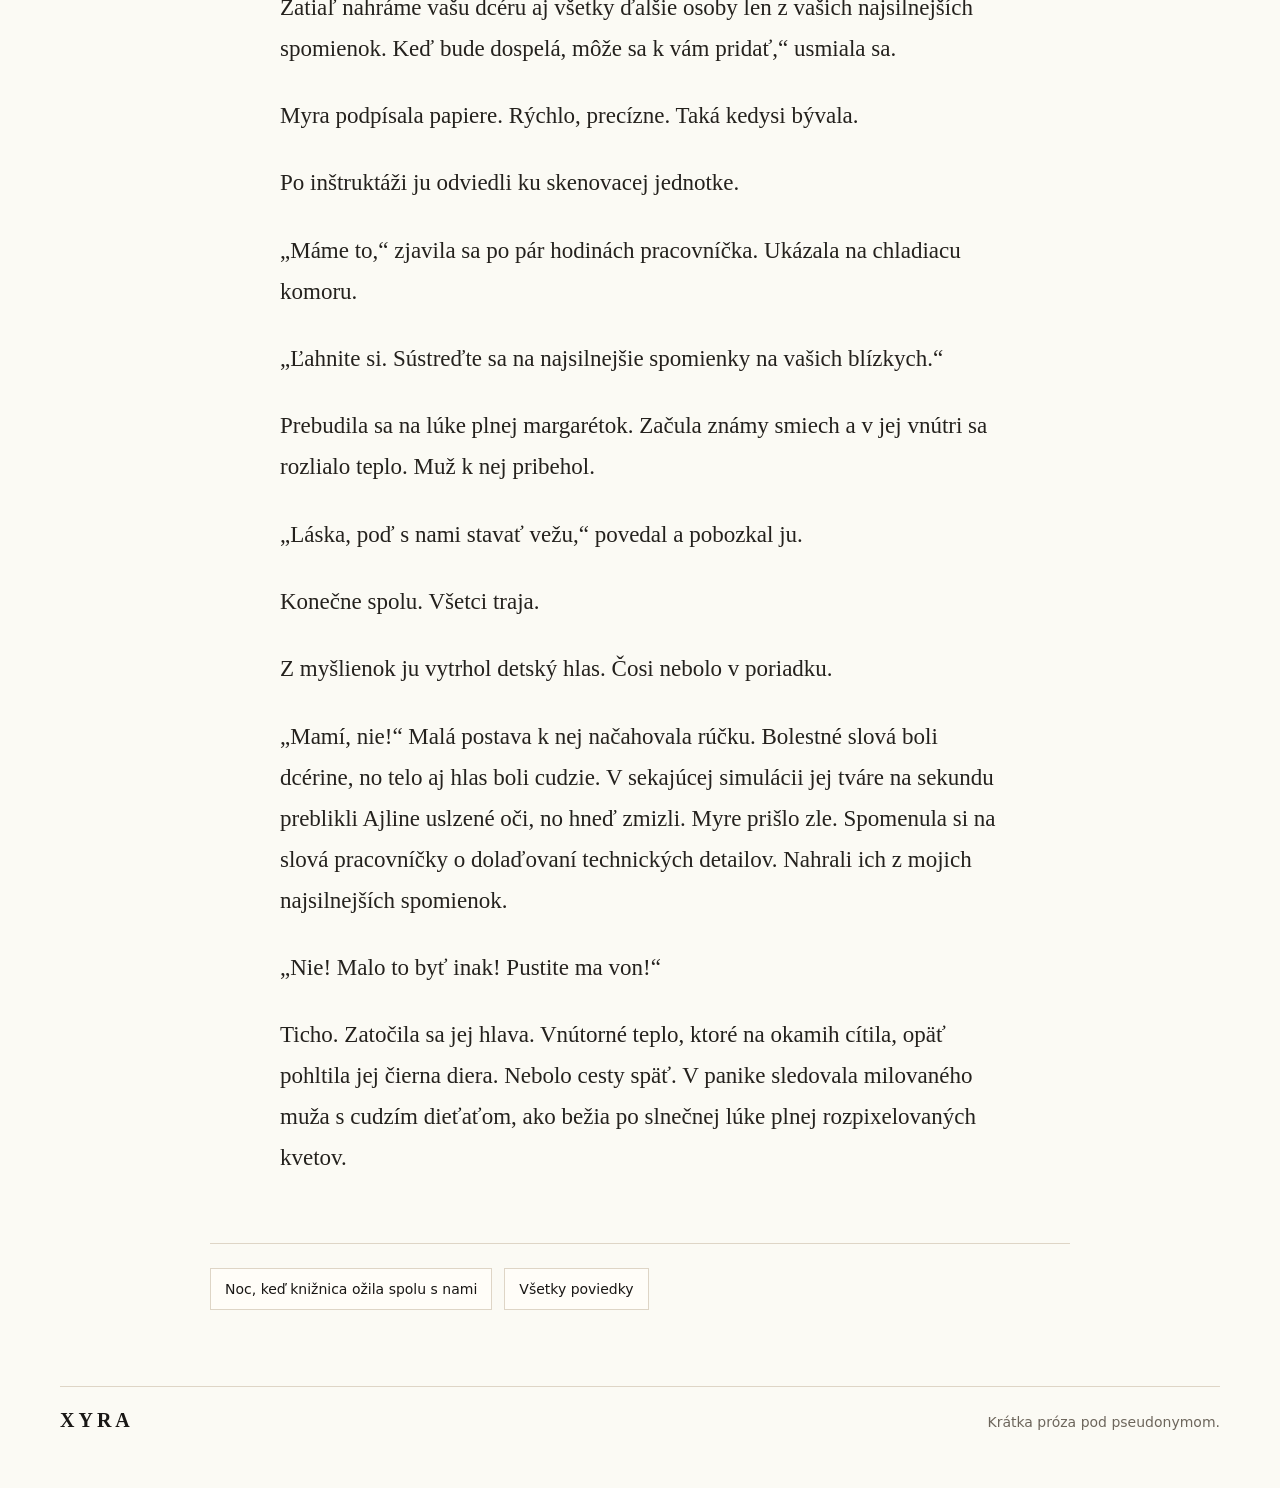
<file: poviedky/zivot-v-raji/index.html>
<!doctype html>
<html lang="sk">
<head>
  <meta charset="utf-8">
  <meta name="viewport" content="width=device-width, initial-scale=1">
  <title>Život v raji | XYRA</title>
  <meta name="description" content="Krátka sci-fi poviedka o simulovanom raji, strate a rozhodnutí, z ktorého niet návratu.">
  <link rel="canonical" href="https://www.xyra.sk/poviedky/zivot-v-raji/">
  <meta property="og:locale" content="sk_SK">
  <meta property="og:site_name" content="XYRA">
  <meta property="og:title" content="Život v raji | XYRA">
  <meta property="og:description" content="Krátka sci-fi poviedka o simulovanom raji, strate a rozhodnutí, z ktorého niet návratu.">
  <meta property="og:type" content="article">
  <meta property="og:url" content="https://www.xyra.sk/poviedky/zivot-v-raji/">
  <meta property="og:image" content="https://www.xyra.sk/assets/illustrations/zivot-v-raji.svg">
  <link rel="icon" href="/favicon.svg" type="image/svg+xml">
  <link rel="icon" href="/favicon.ico" sizes="any">
  <link rel="alternate" type="application/rss+xml" title="XYRA RSS" href="/rss.xml">
  <link rel="stylesheet" href="/styles/site.css">
  <script type="application/ld+json">{"@context":"https://schema.org","@type":"ShortStory","name":"Život v raji","description":"Krátka sci-fi poviedka o simulovanom raji, strate a rozhodnutí, z ktorého niet návratu.","url":"https://www.xyra.sk/poviedky/zivot-v-raji/","author":{"@type":"Person","name":"XYRA"},"inLanguage":"sk","datePublished":"2026-04-25","genre":"Sci-fi","image":"https://www.xyra.sk/assets/illustrations/zivot-v-raji.svg"}</script>
</head>
<body>
  <a class="skip-link" href="#main">Preskočiť na obsah</a>
  <header class="site-header">
    <nav class="site-nav" aria-label="Hlavná navigácia">
  <a class="brand" href="/"><span class="brand-dot" aria-hidden="true"></span><span>XYRA</span></a>
  <div class="nav-links">
    <a href="/#poviedky">Poviedky</a>
    <a href="/#o-autorke">O autorke</a>
  </div>
</nav>
  </header>
  <main id="main" class="page-shell story-page story-sci-fi">
  <a class="back-link" href="/#poviedky">Späť na poviedky</a>
  <header class="story-header">
    <p class="story-kicker">Sci-fi · 25. apríla 2026</p>
    <h1>Život v raji</h1>
    <p>Ponuka na nový začiatok a hranica medzi spomienkou a skutočnosťou.</p>
    <img class="story-hero-image" src="/assets/illustrations/zivot-v-raji.svg" alt="Literárna kresba ženy pred portálom simulovaného raja s horčicovým kruhom." fetchpriority="high">
  </header>
  <article class="story-text">
    <p>Myra hľadela na obálku s logom štátnej lotérie. Ticho bytu prerušovalo klopkanie jej topánky o nohu stola. Prešli mesiace, odkedy seba aj dcéru prihlásila.</p>
<p>No obálka dnes prišla len jedna.</p>
<p>Vytiahla z nej kartu s nadpisom: Nový život vo Vašom raji. Čoskoro budete opäť spolu. Testovacia fáza. Do lona jej padali slzy.</p>
<p>Na karte stálo jediné meno. Jej vlastné.</p>
<p>V zámku zaštrngali kľúče. Vošla trojročná Ajla so svojou tetou.</p>
<p>„Mamí, pue teba,“ Ajla objala Myre nohy, kým si ona zasunula kartu do vrecka.</p>
<p>„Ja, ty a tato,“ ukázala jej kresbu, „sme tu všetci spolu.“</p>
<p>Myra neprítomne pohladila dcérine kučierky a odvrátila sa. Prázdne kreslo oproti jej pripomínalo čiernu dieru, ktorá ju zvnútra mesiace požierala.</p>
<p>„Pekné?“ spýtala sa Ajla.</p>
<p>„Uhm,“ odvetila Myra s tvárou v dlaniach. Sklesnutá hlávka zmizla v izbe.</p>
<p>Sestra priniesla nákup. Myra bola vďačná, sama na to nemala silu.</p>
<p>Cez dvere sledovala malé rúčky skladajúce vežu z kociek. Kedysi ju stavali na koberci s margarétkami. Vtedy boli ešte traja. Tu budeme bývať, počula v hlave Ajlin džavot, všetci spolu. Pohľad na dcéru bolel – vyzerala ako jej otec. Od nehody preto Ajla trávila veľa času s tetou a strýkom. Milovali ju ako vlastnú.</p>
<p>Pri tej myšlienke sa jej zastavil dych. Prstom prešla po okraji karty.</p>
<p>„Postrážite zajtra malú? Pôjdem si niečo vybaviť,“ spýtala sa sestry. Súhlasila.</p>
<p>Myra hľadela na Ajlu. Vrecko ju pálilo.</p>
<p>V noci si ľahla k dcére. Detská rúčka okolo jej krku. Vôňa Ajliných vláskov, na ktorú už takmer zabudla. Hrudník jej zovrelo. Nevládala takto žiť. Chcela pre dcéru šťastný život, ktorý jej nevedela dať. Jej vlastný stratil zmysel.</p>
<p>Bude to tak lepšie, presviedčala samú seba.</p>
<p>„Mamí, nie!“ Ajla sa s plačom ťahala k mame, keď po ňu ráno prišla teta. Natiahnutá rúčka zmizla za dverami. Matka sa za ňou v poslednej chvíli načiahla, no jej ruka ostala visieť vo vzduchu.</p>
<p>„Dolaďujeme pár technických detailov, o tom testovacia fáza je,“ povedala pracovníčka Centra pre štátnu lotériu.</p>
<p>„Tu sa podpíšte.“</p>
<p>Myra zastavila ruku tesne nad papierom. Spomenula si na list pre Ajlu, ktorý nechala doma na stole. Opäť si čítala text malým písmom:</p>
<p>Návrat zo simulácie nie je možný.</p>
<p>Oprávnenie na telo: 50 rokov.</p>
<p>Za softvérové chyby neručíme.</p>
<p>Stolička sa pod ňou chvela.</p>
<p>„V systéme máte prihlásenú aj dcéru.“</p>
<p>Myra prikývla.</p>
<p>„Vek dieťaťa nám neumožňuje vytvoriť spoločnú simuláciu v tejto fáze. Zatiaľ nahráme vašu dcéru aj všetky ďalšie osoby len z vašich najsilnejších spomienok. Keď bude dospelá, môže sa k vám pridať,“ usmiala sa.</p>
<p>Myra podpísala papiere. Rýchlo, precízne. Taká kedysi bývala.</p>
<p>Po inštruktáži ju odviedli ku skenovacej jednotke.</p>
<p>„Máme to,“ zjavila sa po pár hodinách pracovníčka. Ukázala na chladiacu komoru.</p>
<p>„Ľahnite si. Sústreďte sa na najsilnejšie spomienky na vašich blízkych.“</p>
<p>Prebudila sa na lúke plnej margarétok. Začula známy smiech a v jej vnútri sa rozlialo teplo. Muž k nej pribehol.</p>
<p>„Láska, poď s nami stavať vežu,“ povedal a pobozkal ju.</p>
<p>Konečne spolu. Všetci traja.</p>
<p>Z myšlienok ju vytrhol detský hlas. Čosi nebolo v poriadku.</p>
<p>„Mamí, nie!“ Malá postava k nej načahovala rúčku. Bolestné slová boli dcérine, no telo aj hlas boli cudzie. V sekajúcej simulácii jej tváre na sekundu preblikli Ajline uslzené oči, no hneď zmizli. Myre prišlo zle. Spomenula si na slová pracovníčky o dolaďovaní technických detailov. Nahrali ich z mojich najsilnejších spomienok.</p>
<p>„Nie! Malo to byť inak! Pustite ma von!“</p>
<p>Ticho. Zatočila sa jej hlava. Vnútorné teplo, ktoré na okamih cítila, opäť pohltila jej čierna diera. Nebolo cesty späť. V panike sledovala milovaného muža s cudzím dieťaťom, ako bežia po slnečnej lúke plnej rozpixelovaných kvetov.</p>

  </article>
  <nav class="story-pagination" aria-label="Ďalšie poviedky">
    <a href="/poviedky/noc-ked-kniznica-ozila-spolu-s-nami/">Noc, keď knižnica ožila spolu s nami</a>
    <a href="/#poviedky">Všetky poviedky</a>
  </nav>
  <footer class="site-footer">
  <div class="footer-brand">XYRA</div>
  <p>Krátka próza pod pseudonymom.</p>
</footer>
</main>
  <script src="/scripts/filters.js" defer></script>
</body>
</html>
</file>
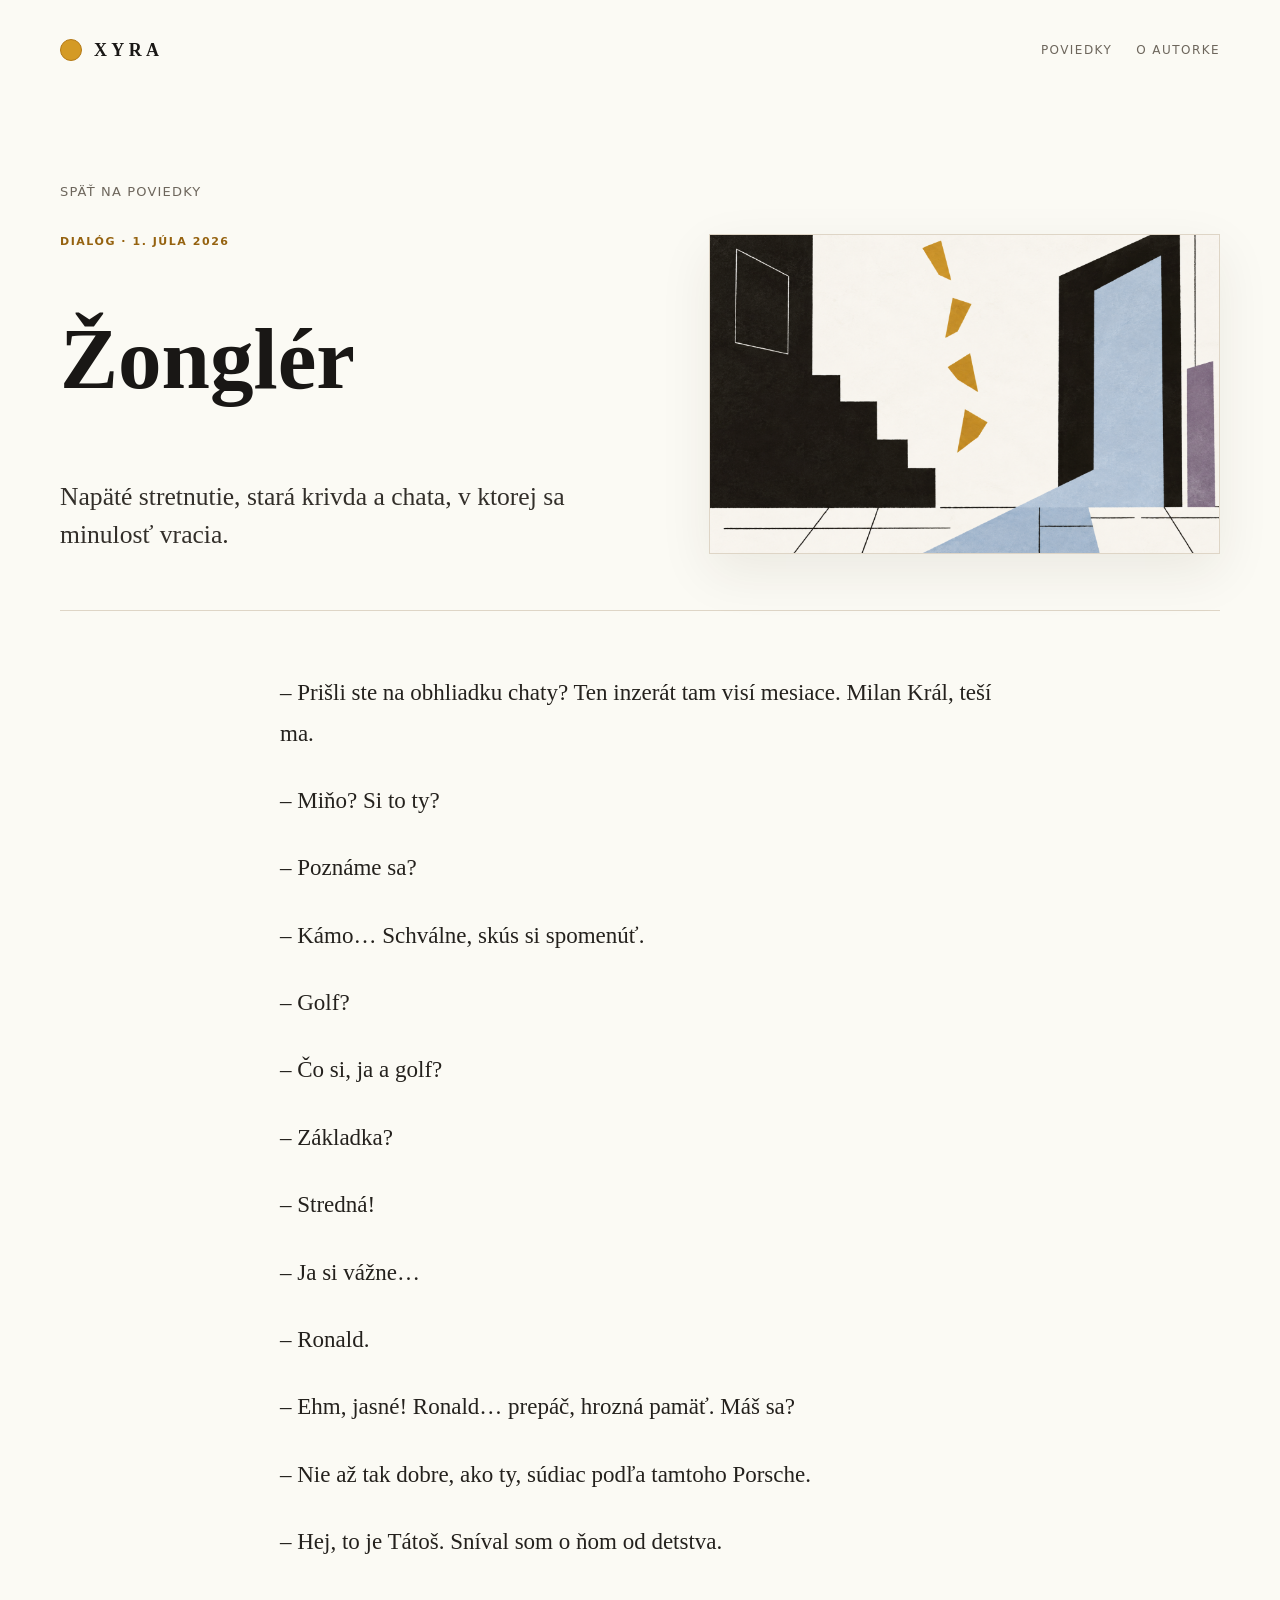
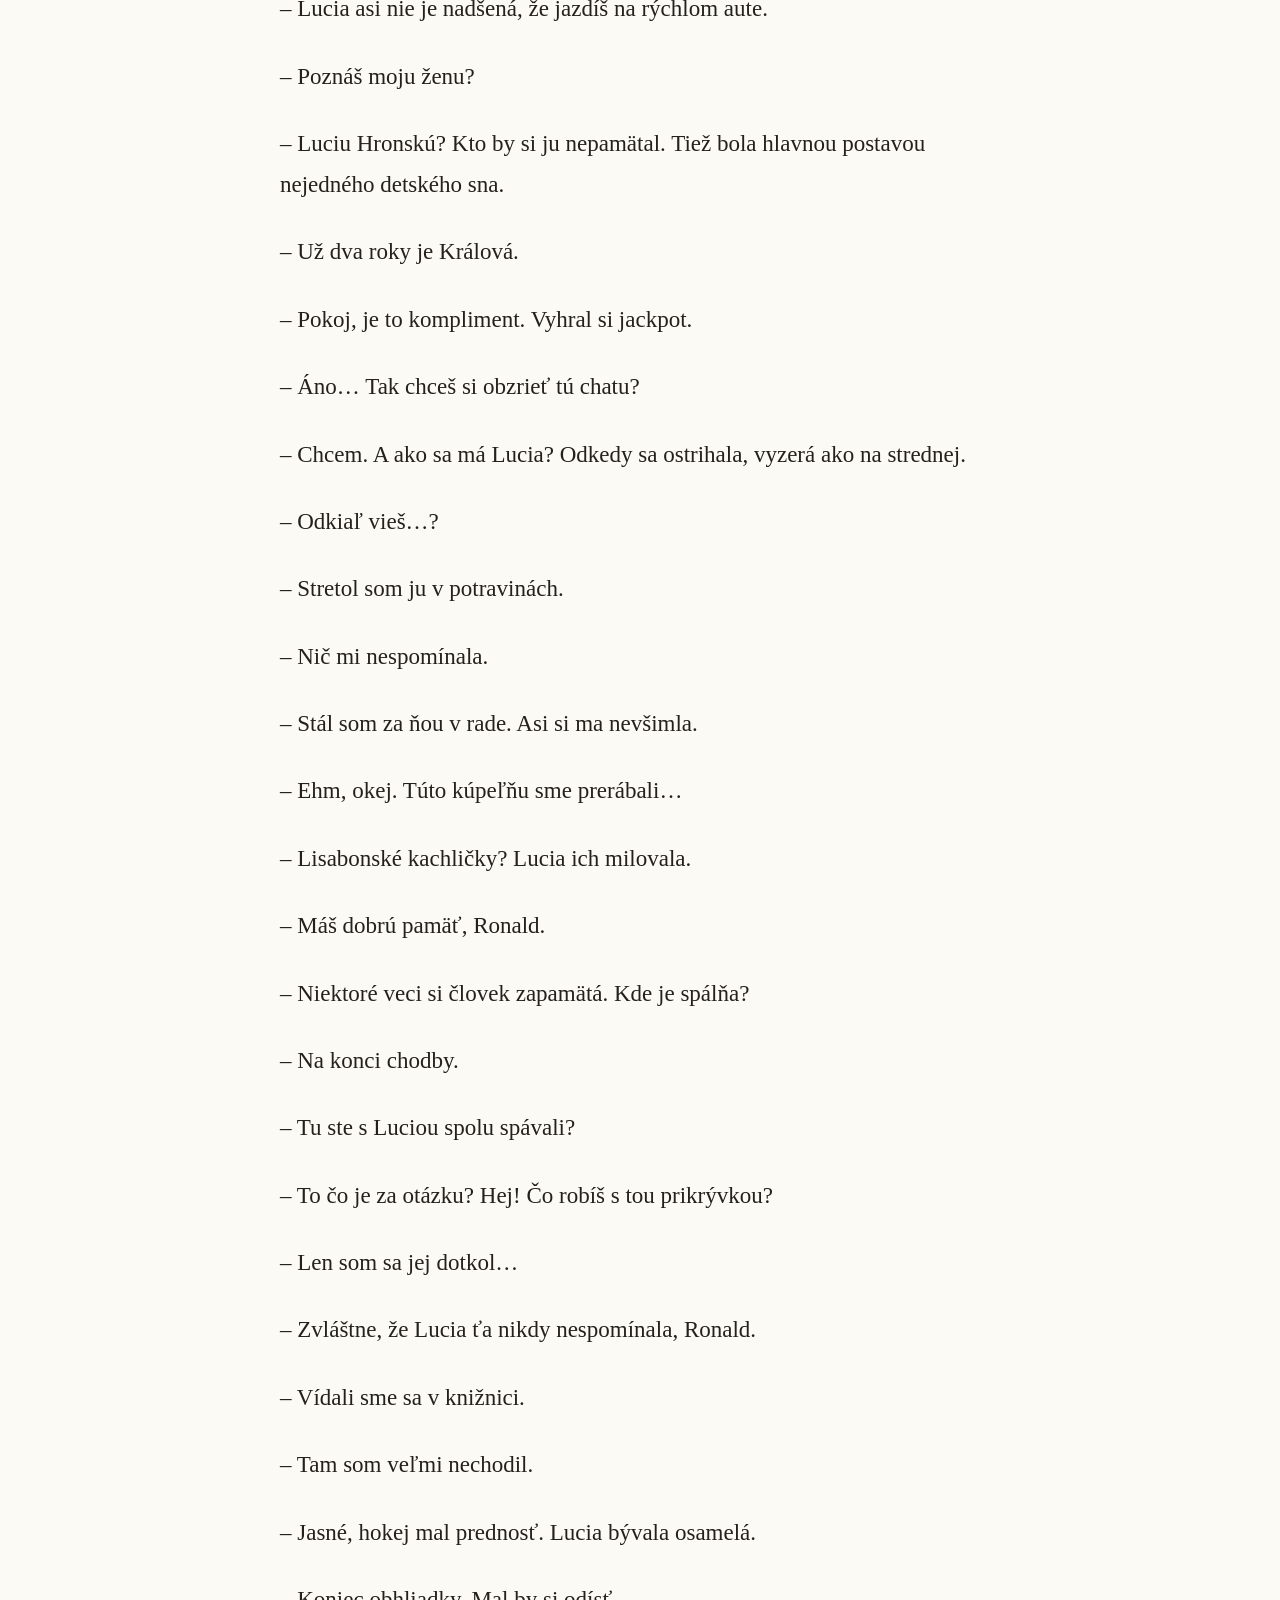
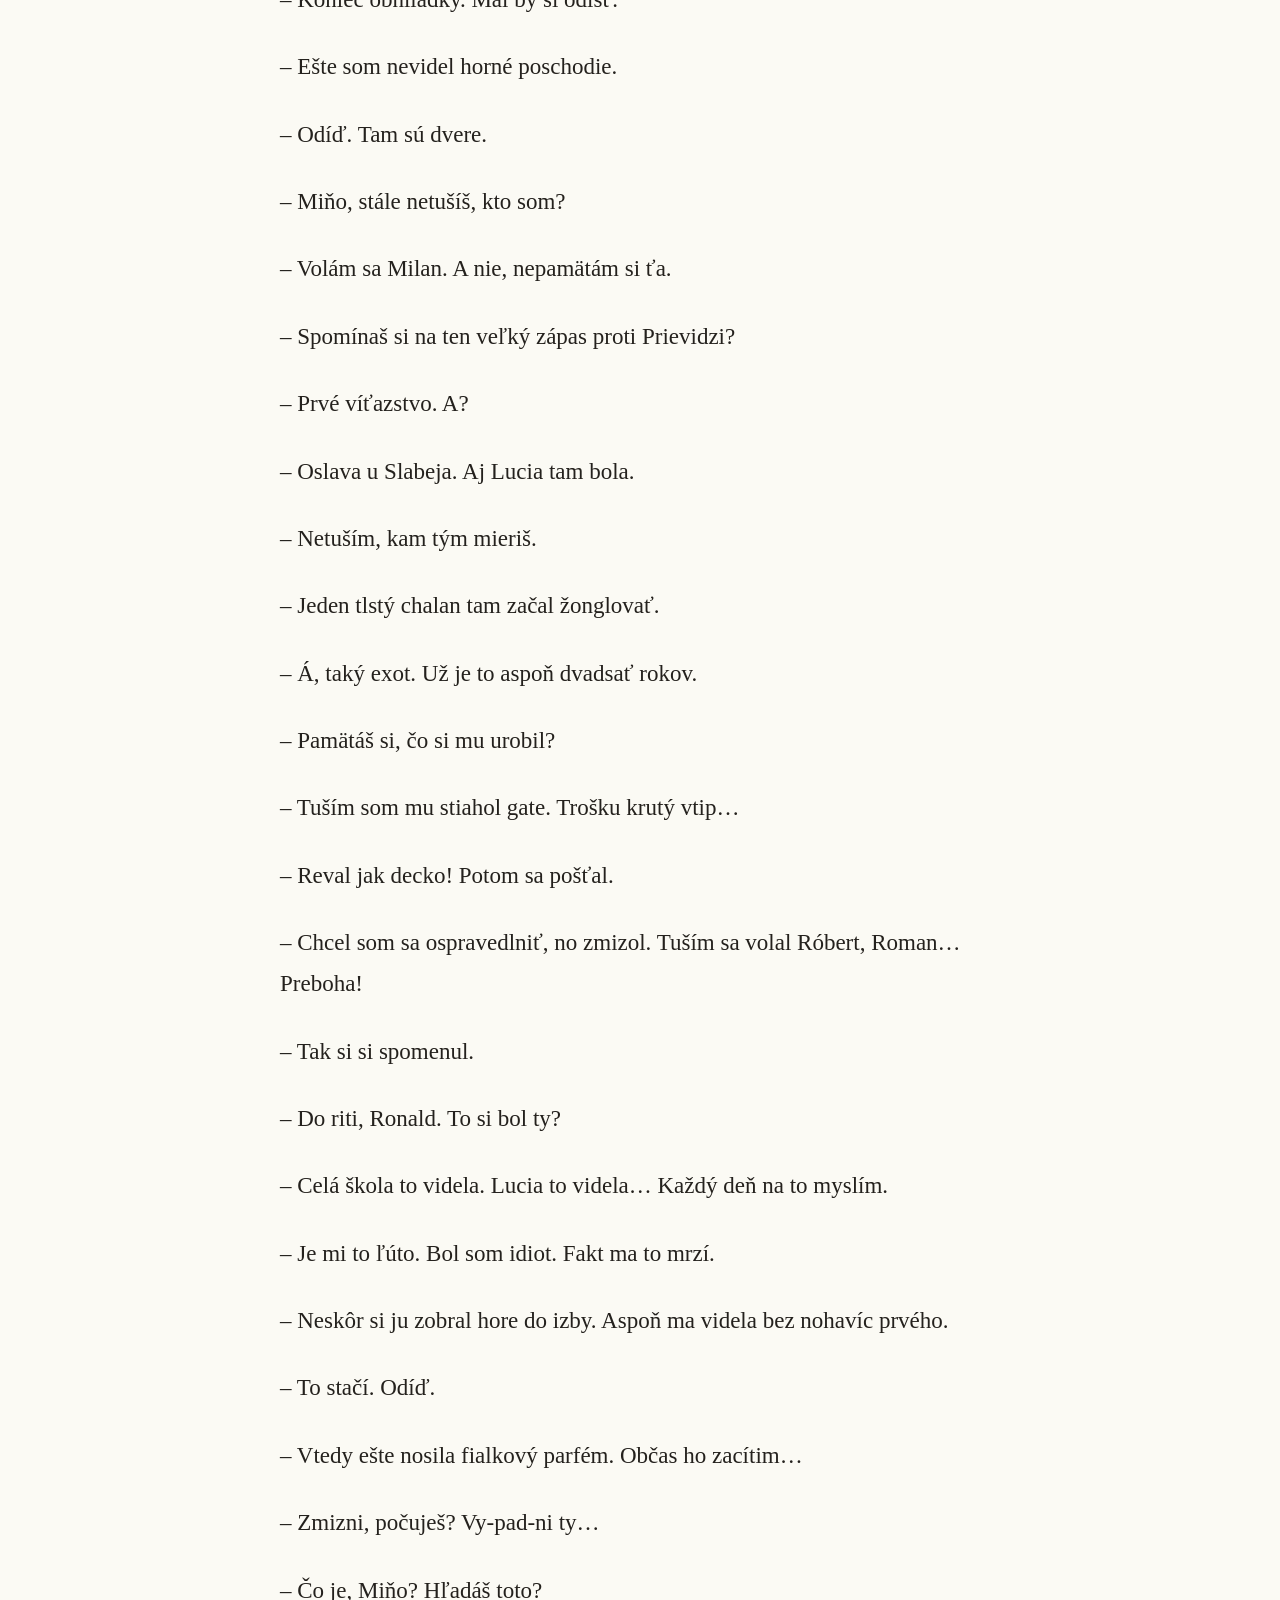
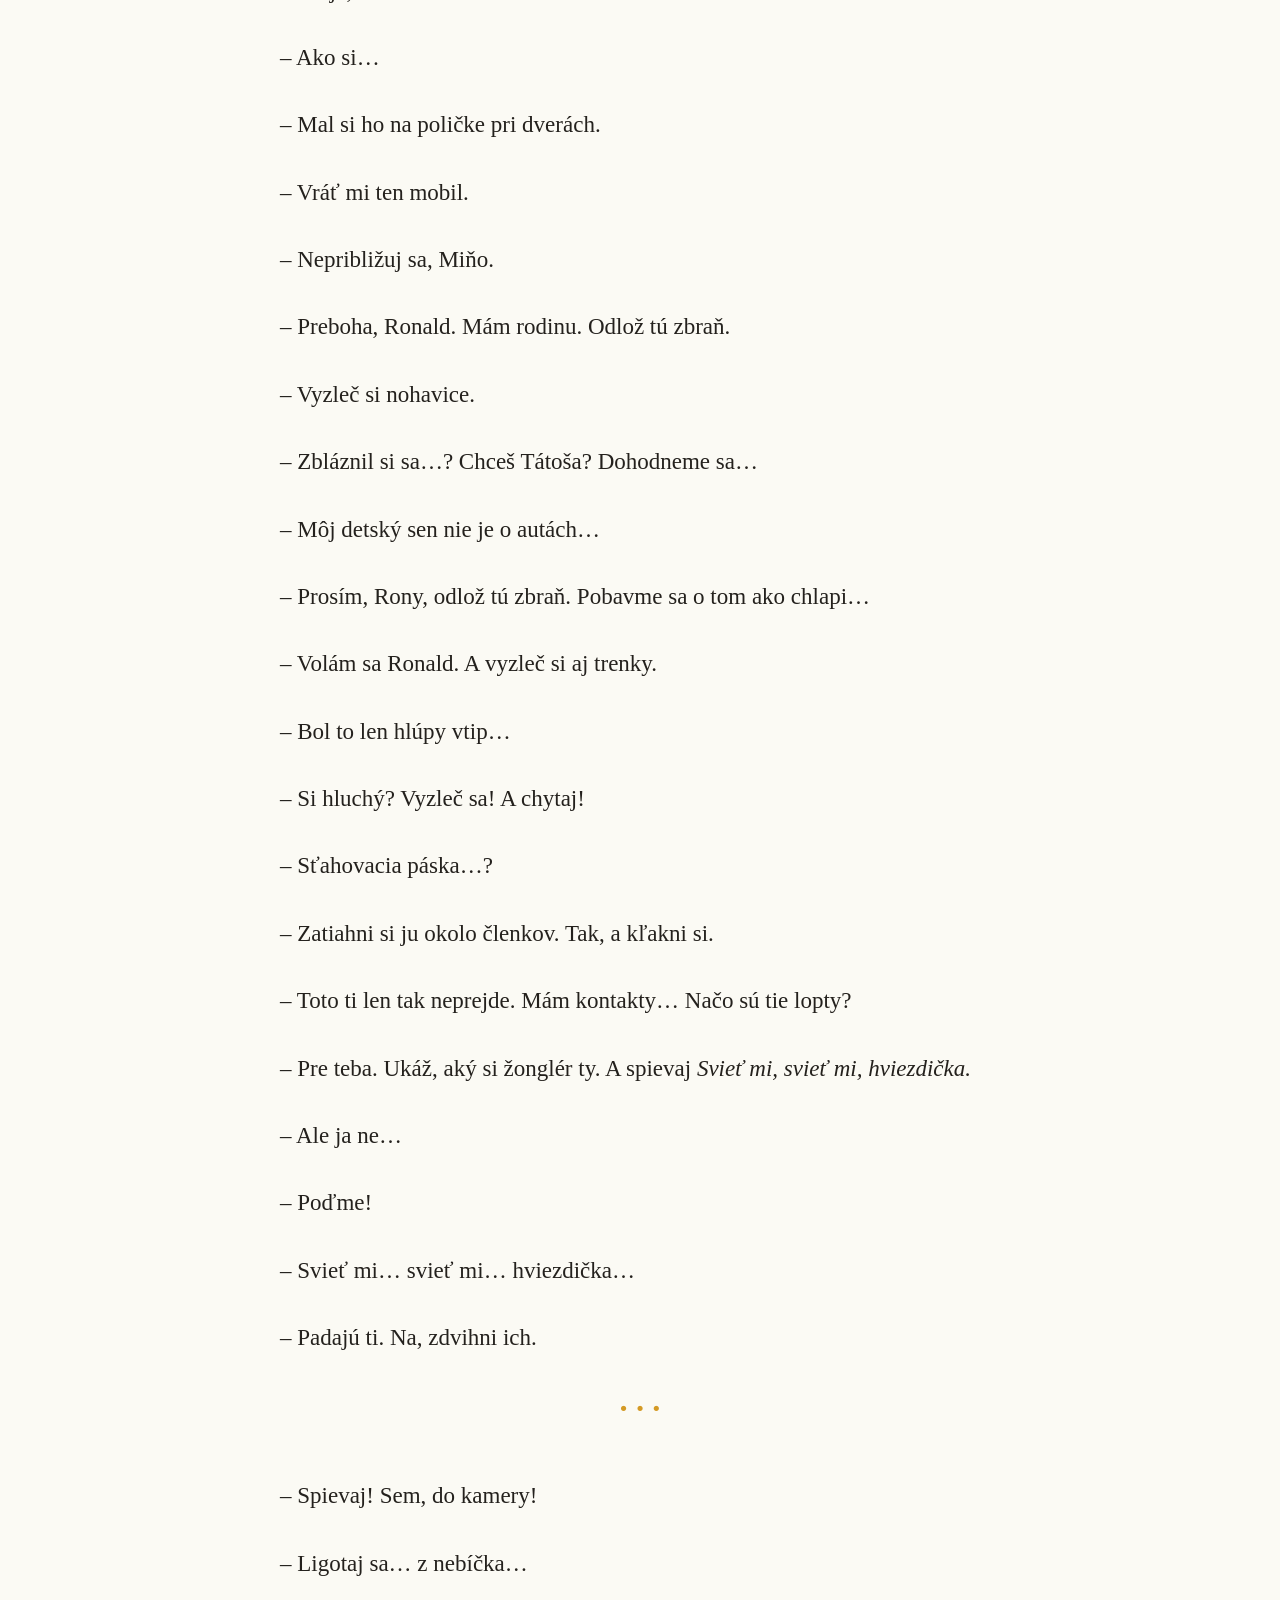
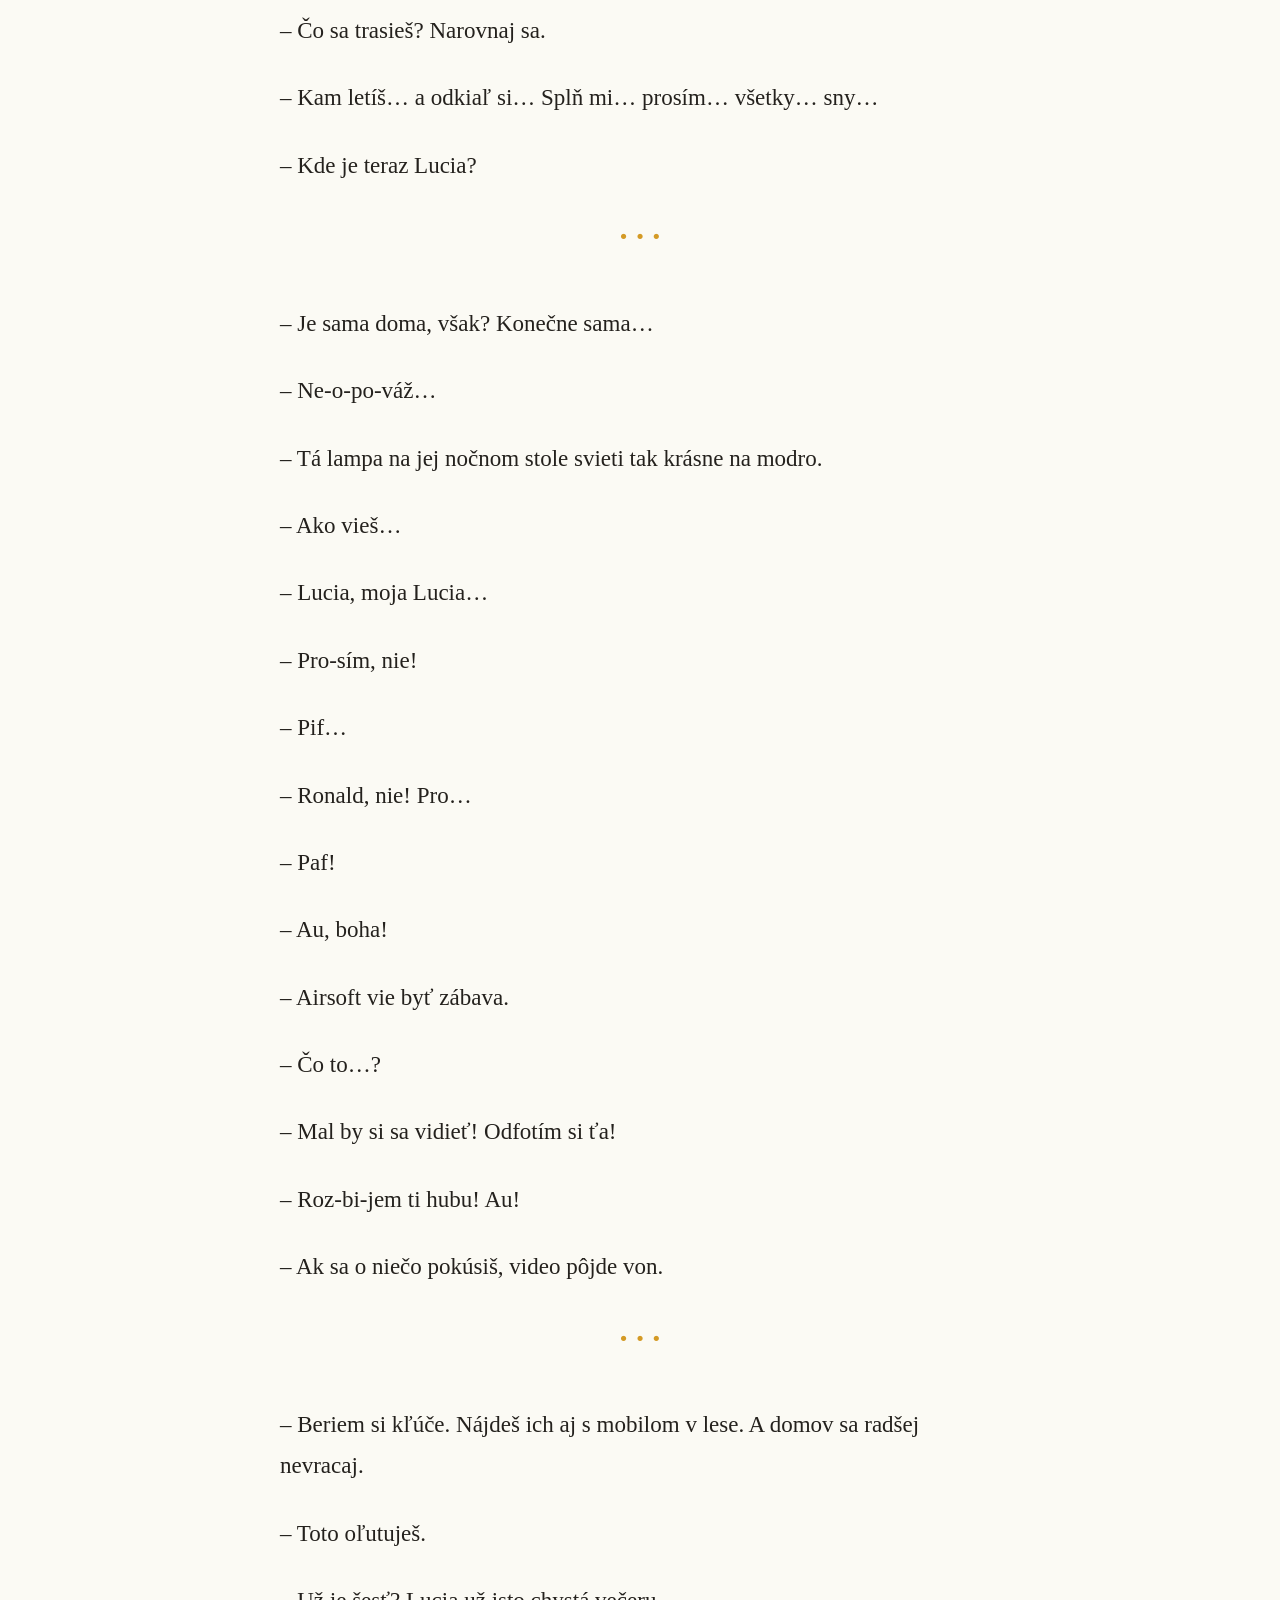
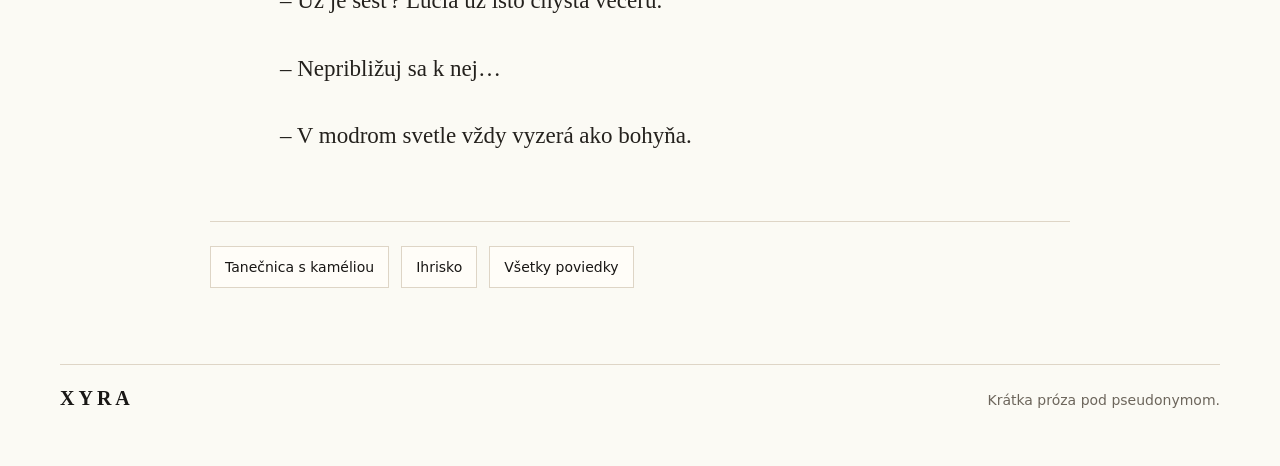
<file: poviedky/zongler/index.html>
<!doctype html>
<html lang="sk">
<head>
  <meta charset="utf-8">
  <meta name="viewport" content="width=device-width, initial-scale=1">
  <title>Žonglér | XYRA</title>
  <meta name="description" content="Dialóg o dávnom ponížení, pomste a obhliadke chaty, ktorá sa zmení na nebezpečnú hru.">
  <link rel="canonical" href="https://www.xyra.sk/poviedky/zongler/">
  <meta property="og:locale" content="sk_SK">
  <meta property="og:site_name" content="XYRA">
  <meta property="og:title" content="Žonglér | XYRA">
  <meta property="og:description" content="Dialóg o dávnom ponížení, pomste a obhliadke chaty, ktorá sa zmení na nebezpečnú hru.">
  <meta property="og:type" content="article">
  <meta property="og:url" content="https://www.xyra.sk/poviedky/zongler/">
  <meta property="og:image" content="https://www.xyra.sk/assets/illustrations/zongler.png">
  <link rel="icon" href="/favicon.svg" type="image/svg+xml">
  <link rel="icon" href="/favicon.ico" sizes="any">
  <link rel="alternate" type="application/rss+xml" title="XYRA RSS" href="/rss.xml">
  <link rel="stylesheet" href="/styles/site.css">
  <script type="application/ld+json">{"@context":"https://schema.org","@type":"ShortStory","name":"Žonglér","description":"Dialóg o dávnom ponížení, pomste a obhliadke chaty, ktorá sa zmení na nebezpečnú hru.","url":"https://www.xyra.sk/poviedky/zongler/","author":{"@type":"Person","name":"XYRA"},"inLanguage":"sk","datePublished":"2026-07-01","genre":"Dialóg","image":"https://www.xyra.sk/assets/illustrations/zongler.png"}</script>
</head>
<body>
  <a class="skip-link" href="#main">Preskočiť na obsah</a>
  <header class="site-header">
    <nav class="site-nav" aria-label="Hlavná navigácia">
  <a class="brand" href="/"><span class="brand-dot" aria-hidden="true"></span><span>XYRA</span></a>
  <div class="nav-links">
    <a href="/#poviedky">Poviedky</a>
    <a href="/#o-autorke">O autorke</a>
  </div>
</nav>
  </header>
  <main id="main" class="page-shell story-page story-dialog">
  <a class="back-link" href="/#poviedky">Späť na poviedky</a>
  <header class="story-header">
    <p class="story-kicker">Dialóg · 1. júla 2026</p>
    <h1>Žonglér</h1>
    <p>Napäté stretnutie, stará krivda a chata, v ktorej sa minulosť vracia.</p>
    <img class="story-hero-image" src="/assets/illustrations/zongler.png" alt="Abstraktná literárna ilustrácia schodiska, otvorených dverí, modrého svetla a padajúcich fragmentov." fetchpriority="high">
  </header>
  <article class="story-text">
    <p>– Prišli ste na obhliadku chaty? Ten inzerát tam visí mesiace. Milan Král, teší ma.</p>
<p>– Miňo? Si to ty?</p>
<p>– Poznáme sa?</p>
<p>– Kámo… Schválne, skús si spomenúť.</p>
<p>– Golf?</p>
<p>– Čo si, ja a golf?</p>
<p>– Základka?</p>
<p>– Stredná!</p>
<p>– Ja si vážne…</p>
<p>– Ronald.</p>
<p>– Ehm, jasné! Ronald… prepáč, hrozná pamäť. Máš sa?</p>
<p>– Nie až tak dobre, ako ty, súdiac podľa tamtoho Porsche.</p>
<p>– Hej, to je Tátoš. Sníval som o ňom od detstva.</p>
<p>– Lucia asi nie je nadšená, že jazdíš na rýchlom aute.</p>
<p>– Poznáš moju ženu?</p>
<p>– Luciu Hronskú? Kto by si ju nepamätal. Tiež bola hlavnou postavou nejedného detského sna.</p>
<p>– Už dva roky je Králová.</p>
<p>– Pokoj, je to kompliment. Vyhral si jackpot.</p>
<p>– Áno… Tak chceš si obzrieť tú chatu?</p>
<p>– Chcem. A ako sa má Lucia? Odkedy sa ostrihala, vyzerá ako na strednej.</p>
<p>– Odkiaľ vieš…?</p>
<p>– Stretol som ju v potravinách.</p>
<p>– Nič mi nespomínala.</p>
<p>– Stál som za ňou v rade. Asi si ma nevšimla.</p>
<p>– Ehm, okej. Túto kúpeľňu sme prerábali…</p>
<p>– Lisabonské kachličky? Lucia ich milovala.</p>
<p>– Máš dobrú pamäť, Ronald.</p>
<p>– Niektoré veci si človek zapamätá. Kde je spálňa?</p>
<p>– Na konci chodby.</p>
<p>– Tu ste s Luciou spolu spávali?</p>
<p>– To čo je za otázku? Hej! Čo robíš s tou prikrývkou?</p>
<p>– Len som sa jej dotkol…</p>
<p>– Zvláštne, že Lucia ťa nikdy nespomínala, Ronald.</p>
<p>– Vídali sme sa v knižnici.</p>
<p>– Tam som veľmi nechodil.</p>
<p>– Jasné, hokej mal prednosť. Lucia bývala osamelá.</p>
<p>– Koniec obhliadky. Mal by si odísť.</p>
<p>– Ešte som nevidel horné poschodie.</p>
<p>– Odíď. Tam sú dvere.</p>
<p>– Miňo, stále netušíš, kto som?</p>
<p>– Volám sa Milan. A nie, nepamätám si ťa.</p>
<p>– Spomínaš si na ten veľký zápas proti Prievidzi?</p>
<p>– Prvé víťazstvo. A?</p>
<p>– Oslava u Slabeja. Aj Lucia tam bola.</p>
<p>– Netuším, kam tým mieriš.</p>
<p>– Jeden tlstý chalan tam začal žonglovať.</p>
<p>– Á, taký exot. Už je to aspoň dvadsať rokov.</p>
<p>– Pamätáš si, čo si mu urobil?</p>
<p>– Tuším som mu stiahol gate. Trošku krutý vtip…</p>
<p>– Reval jak decko! Potom sa pošťal.</p>
<p>– Chcel som sa ospravedlniť, no zmizol. Tuším sa volal Róbert, Roman… Preboha!</p>
<p>– Tak si si spomenul.</p>
<p>– Do riti, Ronald. To si bol ty?</p>
<p>– Celá škola to videla. Lucia to videla… Každý deň na to myslím.</p>
<p>– Je mi to ľúto. Bol som idiot. Fakt ma to mrzí.</p>
<p>– Neskôr si ju zobral hore do izby. Aspoň ma videla bez nohavíc prvého.</p>
<p>– To stačí. Odíď.</p>
<p>– Vtedy ešte nosila fialkový parfém. Občas ho zacítim…</p>
<p>– Zmizni, počuješ? Vy-pad-ni ty…</p>
<p>– Čo je, Miňo? Hľadáš toto?</p>
<p>– Ako si…</p>
<p>– Mal si ho na poličke pri dverách.</p>
<p>– Vráť mi ten mobil.</p>
<p>– Nepribližuj sa, Miňo.</p>
<p>– Preboha, Ronald. Mám rodinu. Odlož tú zbraň.</p>
<p>– Vyzleč si nohavice.</p>
<p>– Zbláznil si sa…? Chceš Tátoša? Dohodneme sa…</p>
<p>– Môj detský sen nie je o autách…</p>
<p>– Prosím, Rony, odlož tú zbraň. Pobavme sa o tom ako chlapi…</p>
<p>– Volám sa Ronald. A vyzleč si aj trenky.</p>
<p>– Bol to len hlúpy vtip…</p>
<p>– Si hluchý? Vyzleč sa! A chytaj!</p>
<p>– Sťahovacia páska…?</p>
<p>– Zatiahni si ju okolo členkov. Tak, a kľakni si.</p>
<p>– Toto ti len tak neprejde. Mám kontakty… Načo sú tie lopty?</p>
<p>– Pre teba. Ukáž, aký si žonglér ty. A spievaj <em>Svieť mi, svieť mi, hviezdička.</em></p>
<p>– Ale ja ne…</p>
<p>– Poďme!</p>
<p>– Svieť mi… svieť mi… hviezdička…</p>
<p>– Padajú ti. Na, zdvihni ich.</p>
<hr>
<p>– Spievaj! Sem, do kamery!</p>
<p>– Ligotaj sa… z nebíčka…</p>
<p>– Čo sa trasieš? Narovnaj sa.</p>
<p>– Kam letíš… a odkiaľ si… Splň mi… prosím… všetky… sny…</p>
<p>– Kde je teraz Lucia?</p>
<hr>
<p>– Je sama doma, však? Konečne sama…</p>
<p>– Ne-o-po-váž…</p>
<p>– Tá lampa na jej nočnom stole svieti tak krásne na modro.</p>
<p>– Ako vieš…</p>
<p>– Lucia, moja Lucia…</p>
<p>– Pro-sím, nie!</p>
<p>– Pif…</p>
<p>– Ronald, nie! Pro…</p>
<p>– Paf!</p>
<p>– Au, boha!</p>
<p>– Airsoft vie byť zábava.</p>
<p>– Čo to…?</p>
<p>– Mal by si sa vidieť! Odfotím si ťa!</p>
<p>– Roz-bi-jem ti hubu! Au!</p>
<p>– Ak sa o niečo pokúsiš, video pôjde von.</p>
<hr>
<p>– Beriem si kľúče. Nájdeš ich aj s mobilom v lese. A domov sa radšej nevracaj.</p>
<p>– Toto oľutuješ.</p>
<p>– Už je šesť? Lucia už isto chystá večeru.</p>
<p>– Nepribližuj sa k nej…</p>
<p>– V modrom svetle vždy vyzerá ako bohyňa.</p>

  </article>
  <nav class="story-pagination" aria-label="Ďalšie poviedky">
    <a href="/poviedky/tanecnica-s-kameliou/">Tanečnica s kaméliou</a><a href="/poviedky/ihrisko/">Ihrisko</a>
    <a href="/#poviedky">Všetky poviedky</a>
  </nav>
  <footer class="site-footer">
  <div class="footer-brand">XYRA</div>
  <p>Krátka próza pod pseudonymom.</p>
</footer>
</main>
  <script src="/scripts/filters.js" defer></script>
</body>
</html>
</file>
<file: styles/site.css>
:root {
  --paper: #fbfaf4;
  --paper-deep: #f2eadb;
  --ink: #191715;
  --muted: #6d665c;
  --line: #ded5c6;
  --mustard: #d49a25;
  --mustard-dark: #95620f;
  --sci: #e8eef6;
  --library: #fff3d3;
  --fantasy: #e6efe5;
  --poem: #f3e6e7;
  --white: #fffdf8;
  --serif: Georgia, "Times New Roman", serif;
  --sans: Inter, ui-sans-serif, system-ui, -apple-system, BlinkMacSystemFont, "Segoe UI", sans-serif;
}

* {
  box-sizing: border-box;
}

html {
  scroll-behavior: smooth;
}

body {
  margin: 0;
  color: var(--ink);
  background: var(--paper);
  font-family: var(--sans);
  text-rendering: optimizeLegibility;
}

a {
  color: inherit;
}

img {
  display: block;
  max-width: 100%;
}

a:focus-visible,
button:focus-visible {
  outline: 3px solid var(--mustard);
  outline-offset: 4px;
}

.skip-link {
  position: absolute;
  left: 16px;
  top: 16px;
  transform: translateY(-160%);
  background: var(--ink);
  color: var(--white);
  padding: 10px 14px;
  z-index: 10;
}

.skip-link:focus {
  transform: translateY(0);
}

.site-header,
.page-shell {
  width: min(1160px, calc(100% - 40px));
  margin: 0 auto;
}

.site-header {
  padding: 28px 0 56px;
}

.page-shell {
  padding: 0 0 56px;
}

.site-nav {
  display: flex;
  align-items: center;
  justify-content: space-between;
  gap: 28px;
  min-height: 44px;
  color: var(--muted);
  font-size: 12px;
  letter-spacing: 0.12em;
  text-transform: uppercase;
}

.brand {
  display: inline-flex;
  align-items: center;
  gap: 12px;
  color: var(--ink);
  font-family: var(--serif);
  font-size: 18px;
  font-weight: 700;
  letter-spacing: 0.24em;
  text-decoration: none;
}

.brand-dot {
  width: 22px;
  height: 22px;
  flex: 0 0 auto;
  border-radius: 50%;
  background: var(--mustard);
  border: 1px solid #b57a17;
}

.nav-links {
  display: flex;
  gap: 24px;
  white-space: nowrap;
}

.nav-links a {
  text-decoration: none;
}

.nav-links a:hover {
  color: var(--ink);
}

.hero {
  min-height: 520px;
  display: grid;
  grid-template-columns: minmax(0, 1.02fr) minmax(300px, 0.98fr);
  gap: 58px;
  align-items: center;
  position: relative;
  padding: 64px 0 46px;
}

.hero-copy {
  position: relative;
  z-index: 1;
}

.hero h1 {
  margin: 0;
  font-family: var(--serif);
  font-size: clamp(76px, 12vw, 160px);
  line-height: 0.86;
  font-weight: 700;
  letter-spacing: 0;
}

.hero p {
  max-width: 560px;
  margin: 30px 0 0;
  color: #332f2a;
  font-family: var(--serif);
  font-size: clamp(22px, 2.1vw, 28px);
  line-height: 1.45;
}

.hero-symbol {
  position: absolute;
  left: min(48%, 560px);
  top: 92px;
  width: 184px;
  height: 184px;
  border-radius: 50%;
  background: var(--mustard);
  border: 1px solid #b57a17;
  box-shadow: 0 24px 70px rgba(139, 91, 15, 0.18);
}

.hero-symbol::before,
.hero-symbol::after {
  content: "";
  position: absolute;
  border-radius: 50%;
  border: 1px solid rgba(97, 61, 8, 0.26);
}

.hero-symbol::before {
  inset: 18px;
}

.hero-symbol::after {
  inset: 38px;
}

.filters {
  display: flex;
  flex-wrap: wrap;
  gap: 10px;
  margin-top: 34px;
}

.filter-button {
  min-height: 40px;
  border: 1px solid var(--line);
  background: var(--white);
  color: var(--muted);
  padding: 9px 12px;
  font: 700 12px/1 var(--sans);
  letter-spacing: 0.11em;
  text-transform: uppercase;
  cursor: pointer;
}

.filter-button:hover {
  border-color: #c7ad70;
  color: var(--ink);
}

.filter-button.is-active {
  background: var(--ink);
  border-color: var(--ink);
  color: var(--white);
}

.story-grid {
  display: grid;
  grid-template-columns: repeat(3, minmax(0, 1fr));
  gap: 18px;
  margin-top: 10px;
}

.story-card {
  min-width: 0;
  border: 1px solid var(--line);
  background: var(--white);
  box-shadow: 0 18px 50px rgba(54, 40, 18, 0.08);
  transition: border-color 160ms ease, transform 160ms ease, box-shadow 160ms ease;
}

.story-card:hover {
  border-color: #c7ad70;
  transform: translateY(-2px);
  box-shadow: 0 22px 58px rgba(54, 40, 18, 0.12);
}

.story-card[hidden] {
  display: none;
}

.story-card-link {
  display: grid;
  min-height: 100%;
  grid-template-rows: auto auto auto 1fr;
  gap: 0;
  padding: 0 0 22px;
  color: inherit;
  text-decoration: none;
}

.story-card-art {
  width: 100%;
  aspect-ratio: 16 / 10;
  object-fit: cover;
  border-bottom: 1px solid var(--line);
  background: var(--paper-deep);
}

.story-kicker {
  display: block;
  margin: 20px 22px 0;
  color: var(--mustard-dark);
  font-size: 11px;
  line-height: 1.2;
  letter-spacing: 0.14em;
  text-transform: uppercase;
  font-weight: 800;
}

.story-card h2 {
  margin: 10px 22px 0;
  font-family: var(--serif);
  font-size: clamp(25px, 2.4vw, 34px);
  line-height: 1.08;
  letter-spacing: 0;
}

.story-card p {
  margin: 14px 22px 0;
  color: var(--muted);
  font-size: 15px;
  line-height: 1.55;
}

.about-section {
  display: grid;
  grid-template-columns: minmax(220px, 0.55fr) minmax(0, 1fr);
  gap: 40px;
  margin-top: 76px;
  padding-top: 28px;
  border-top: 1px solid var(--line);
}

.about-section h2 {
  margin: 0;
  font-family: var(--serif);
  font-size: clamp(34px, 4vw, 54px);
  line-height: 1;
  letter-spacing: 0;
}

.about-copy {
  color: var(--muted);
  font-size: 17px;
  line-height: 1.7;
}

.about-copy p {
  margin: 0;
}

.about-copy p + p {
  margin-top: 16px;
}

.site-footer {
  display: flex;
  align-items: baseline;
  justify-content: space-between;
  gap: 20px;
  margin-top: 76px;
  padding-top: 22px;
  border-top: 1px solid var(--line);
  color: var(--muted);
  font-size: 14px;
}

.footer-brand {
  color: var(--ink);
  font-family: var(--serif);
  font-size: 20px;
  font-weight: 700;
  letter-spacing: 0.2em;
}

.site-footer p {
  margin: 0;
}

.back-link {
  display: inline-block;
  margin-top: 56px;
  color: var(--muted);
  font-size: 13px;
  letter-spacing: 0.09em;
  text-transform: uppercase;
  text-decoration: none;
}

.back-link:hover {
  color: var(--ink);
}

.story-header {
  display: grid;
  grid-template-columns: minmax(0, 0.84fr) minmax(320px, 0.72fr);
  gap: 52px;
  align-items: center;
  margin-top: 34px;
  padding-bottom: 56px;
  border-bottom: 1px solid var(--line);
}

.story-header .story-kicker {
  margin: 0 0 16px;
}

.story-header h1 {
  grid-column: 1;
  margin: 0;
  font-family: var(--serif);
  max-width: 100%;
  font-size: clamp(50px, 6.8vw, 102px);
  line-height: 0.95;
  letter-spacing: 0;
  overflow-wrap: break-word;
}

.story-header > p:not(.story-kicker) {
  grid-column: 1;
  max-width: 620px;
  margin: 24px 0 0;
  color: #332f2a;
  font-family: var(--serif);
  font-size: clamp(21px, 2vw, 28px);
  line-height: 1.45;
}

.story-hero-image {
  grid-column: 2;
  grid-row: 1 / span 3;
  width: 100%;
  aspect-ratio: 16 / 10;
  object-fit: cover;
  border: 1px solid var(--line);
  background: var(--paper-deep);
  box-shadow: 0 18px 50px rgba(54, 40, 18, 0.08);
}

.story-inspiration {
  width: min(720px, 100%);
  margin: 52px auto 0;
}

.story-inspiration img {
  width: 100%;
  height: auto;
  border: 1px solid var(--line);
}

.story-inspiration figcaption {
  display: grid;
  gap: 6px;
  margin-top: 16px;
  color: var(--muted);
  font-size: 13px;
  line-height: 1.6;
}

.story-inspiration-context {
  font-size: 12px;
  letter-spacing: 0.06em;
  text-transform: uppercase;
}

.story-inspiration-title {
  color: var(--ink);
  font-family: var(--serif);
  font-size: 21px;
}

.story-text {
  width: min(720px, 100%);
  margin: 62px auto 0;
  color: #24211d;
  font-family: var(--serif);
  font-size: clamp(20px, 2vw, 23px);
  line-height: 1.78;
}

.story-text p {
  margin: 0;
}

.story-text p + p {
  margin-top: 1.15em;
}

.story-text-verse {
  width: min(602px, 100%);
  line-height: 1.5;
}

.story-text-verse p + p {
  margin-top: 0;
}

.story-text-verse .story-line,
.story-text-verse .story-section {
  margin: 0;
}

.story-text-verse > * + * {
  margin-top: 1.5em;
}

.story-text-verse > .story-section:not(:first-child) {
  margin-top: 1.5em;
}

.story-dialog .story-text hr {
  height: 1.5em;
  margin: 1.8em 0;
  border: 0;
  color: var(--mustard);
  text-align: center;
}

.story-dialog .story-text hr::after {
  content: "\2022\00a0\2022\00a0\2022";
  display: block;
  font-family: var(--sans);
  font-size: 18px;
  line-height: 1;
  letter-spacing: 0;
}

.story-pagination {
  width: min(860px, 100%);
  margin: 64px auto 0;
  padding-top: 24px;
  border-top: 1px solid var(--line);
  display: flex;
  flex-wrap: wrap;
  gap: 12px;
}

.story-pagination a {
  border: 1px solid var(--line);
  background: var(--white);
  padding: 12px 14px;
  color: var(--ink);
  text-decoration: none;
  font-size: 14px;
}

.story-pagination a:hover {
  border-color: #c7ad70;
}

.story-sci-fi .story-hero-image,
.story-sci-fi .story-pagination a:hover {
  background: var(--sci);
}

.story-publicistika .story-hero-image,
.story-publicistika .story-pagination a:hover {
  background: var(--library);
}

.story-fantasy .story-hero-image,
.story-fantasy .story-pagination a:hover {
  background: var(--fantasy);
}

.story-narativna-basen .story-hero-image,
.story-narativna-basen .story-pagination a:hover {
  background: var(--poem);
}

@media (max-width: 900px) {
  .hero {
    grid-template-columns: minmax(0, 1fr) auto;
    column-gap: clamp(22px, 5vw, 48px);
    row-gap: 0;
    min-height: auto;
    padding-top: 50px;
  }

  .hero-copy {
    display: contents;
  }

  .hero h1 {
    grid-column: 1;
    grid-row: 1;
    font-size: clamp(76px, 16vw, 128px);
  }

  .hero p,
  .filters {
    grid-column: 1 / -1;
  }

  .hero-symbol {
    position: relative;
    inset: auto;
    grid-column: 2;
    grid-row: 1;
    align-self: center;
    justify-self: end;
    width: clamp(86px, 18vw, 128px);
    height: clamp(86px, 18vw, 128px);
  }

  .story-grid {
    grid-template-columns: 1fr;
  }

  .about-section,
  .story-header {
    grid-template-columns: 1fr;
  }

  .story-hero-image {
    grid-column: auto;
    grid-row: auto;
  }
}

@media (max-width: 560px) {
  .site-header,
  .page-shell {
    width: min(100% - 28px, 1160px);
  }

  .site-header {
    padding-top: 22px;
  }

  .site-nav {
    align-items: flex-start;
  }

  .nav-links {
    gap: 14px;
    font-size: 11px;
    letter-spacing: 0.08em;
  }

  .brand {
    font-size: 16px;
  }

  .hero h1 {
    font-size: clamp(52px, 15.5vw, 70px);
  }

  .story-header h1 {
    font-size: clamp(42px, 15vw, 58px);
    line-height: 1;
  }

  .hero p {
    font-size: 22px;
  }

  .hero-symbol {
    width: clamp(52px, 14vw, 64px);
    height: clamp(52px, 14vw, 64px);
  }

  .filter-button {
    flex: 1 1 auto;
  }

  .story-card h2 {
    font-size: 28px;
  }

  .site-footer {
    display: block;
  }

  .site-footer p {
    margin-top: 8px;
  }
}
</file>
